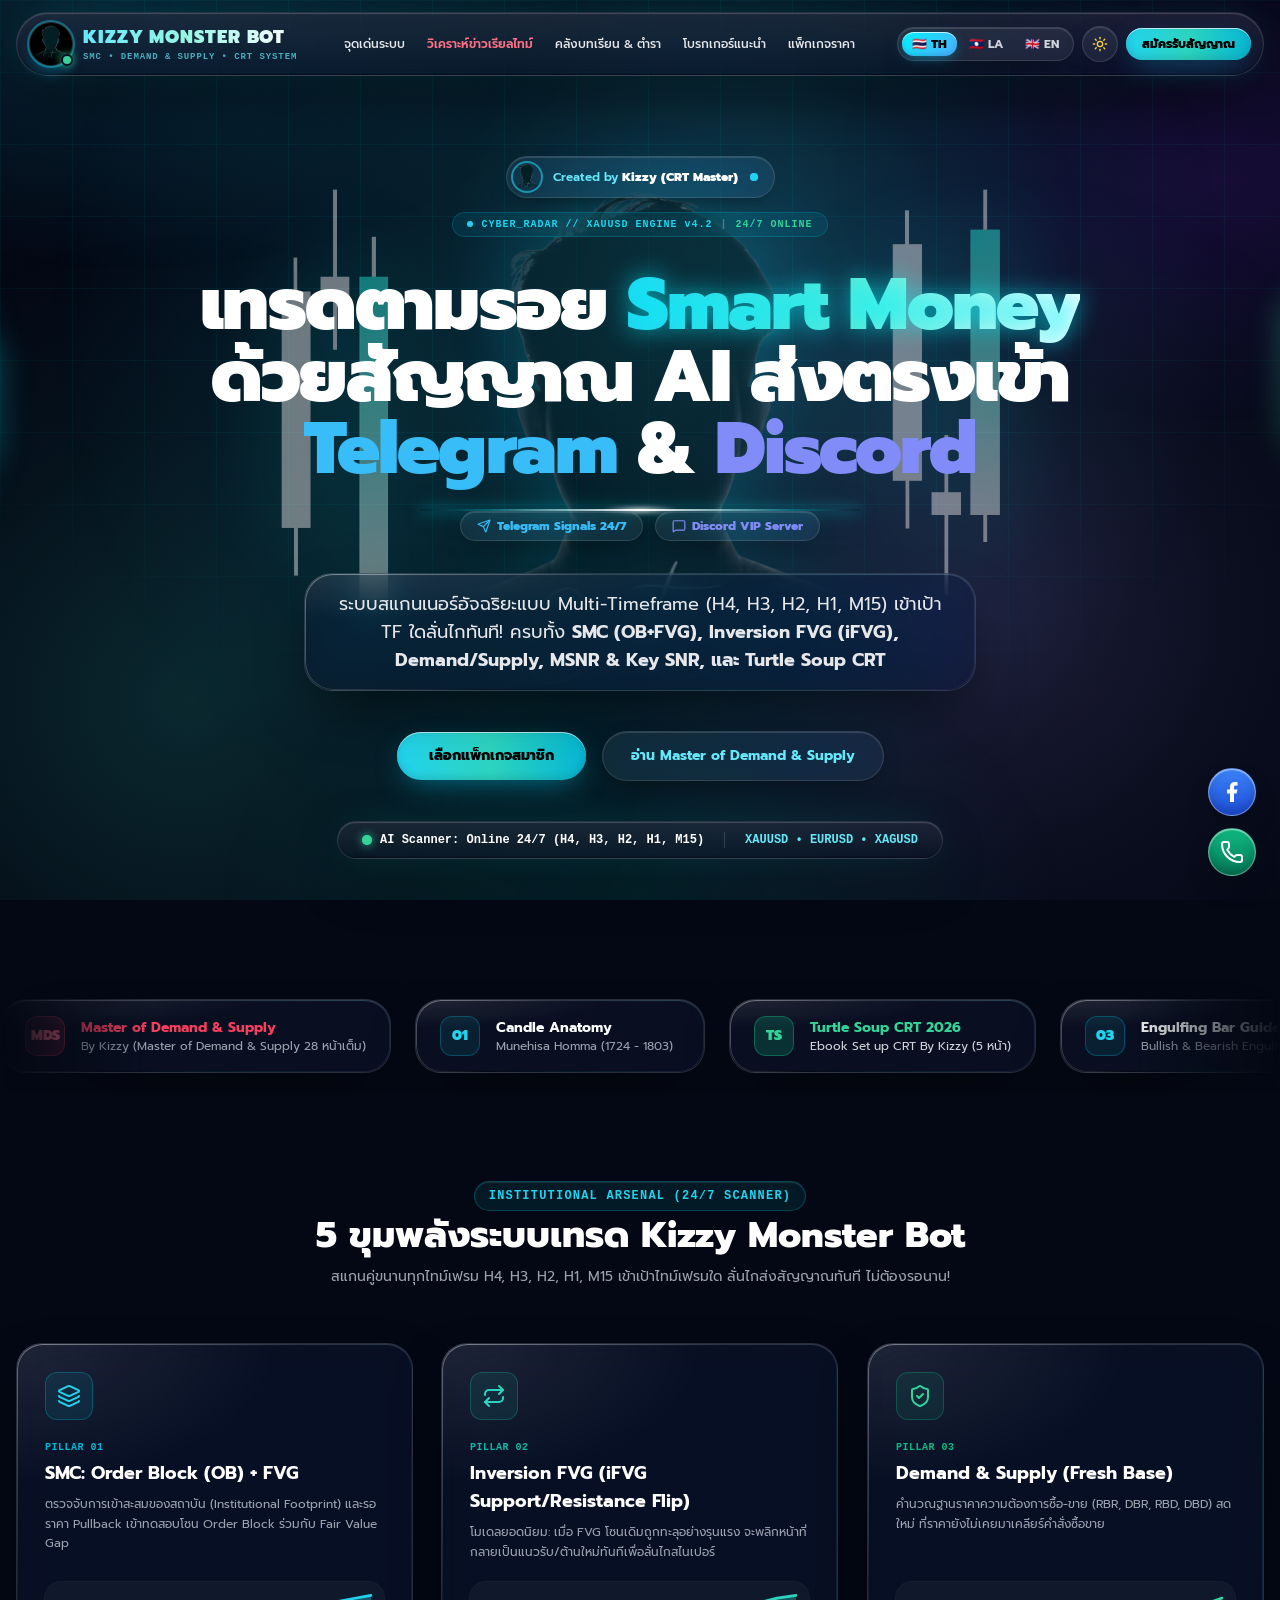
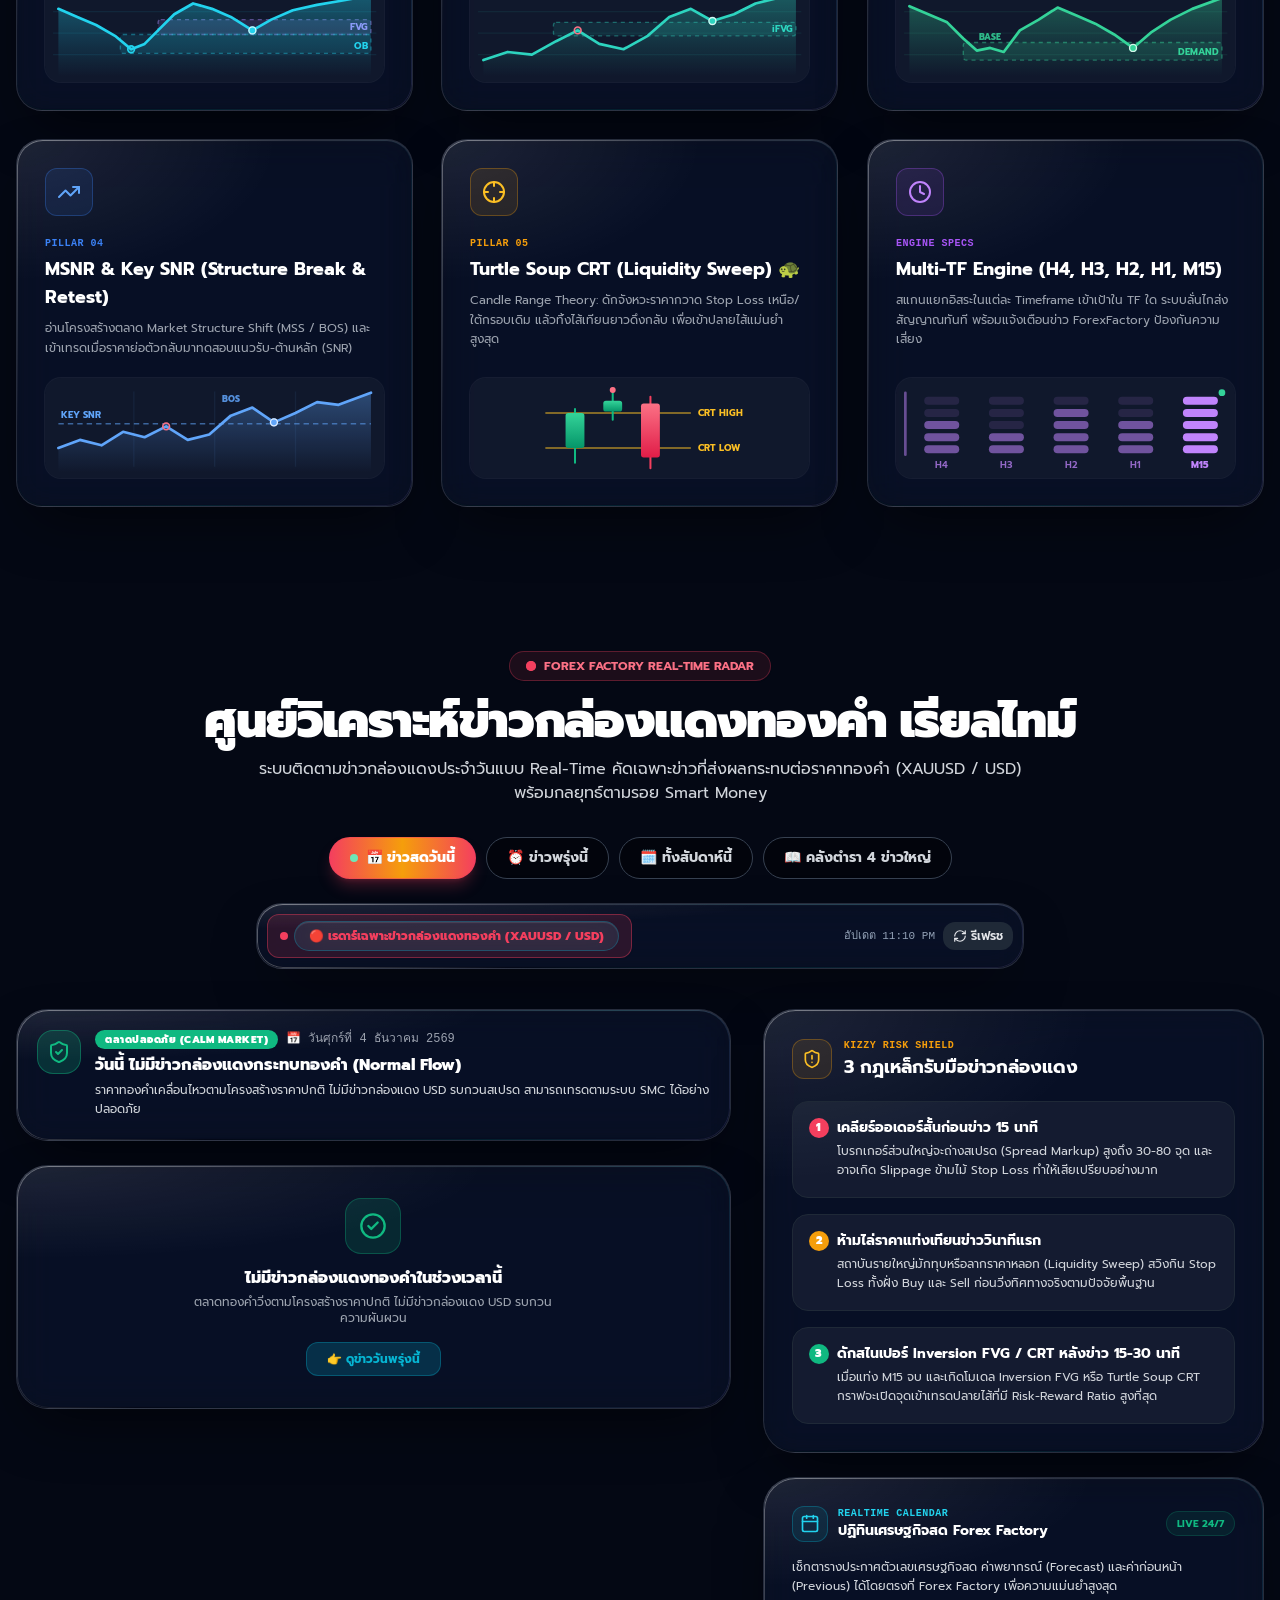
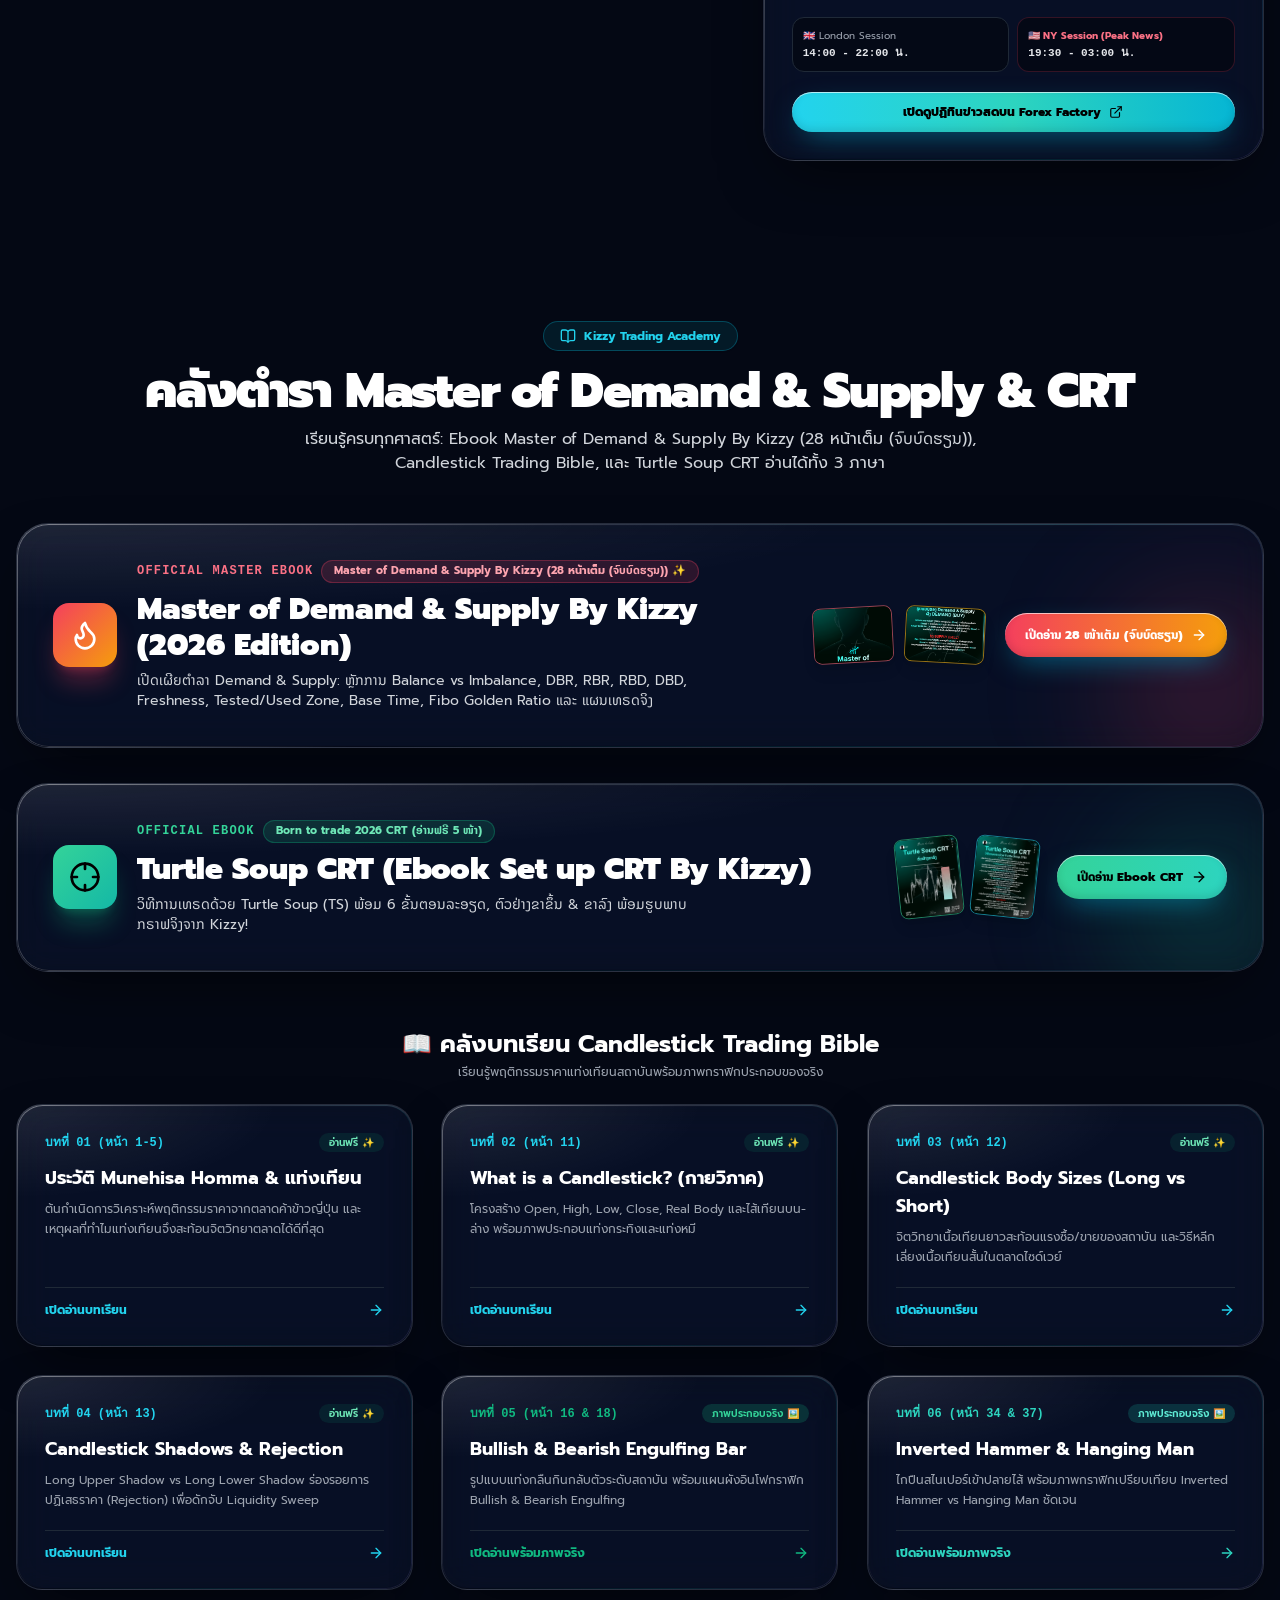
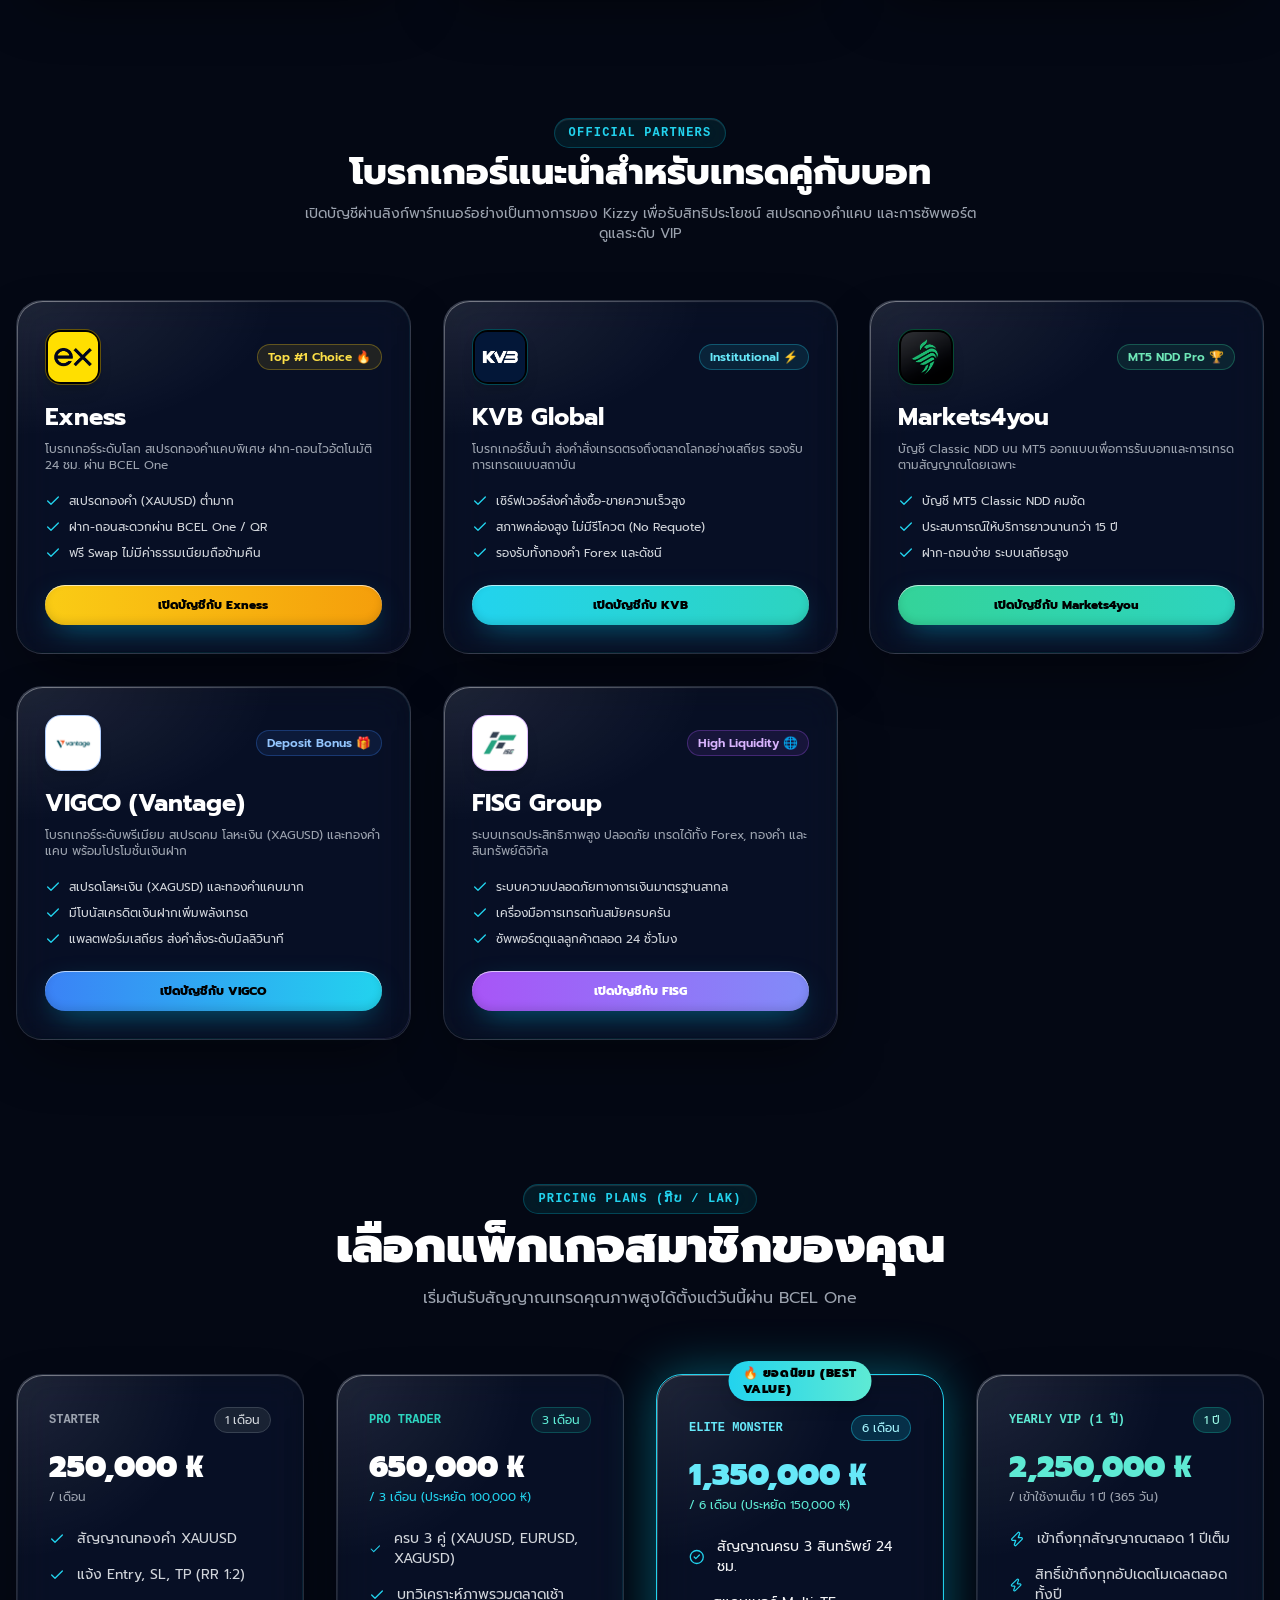
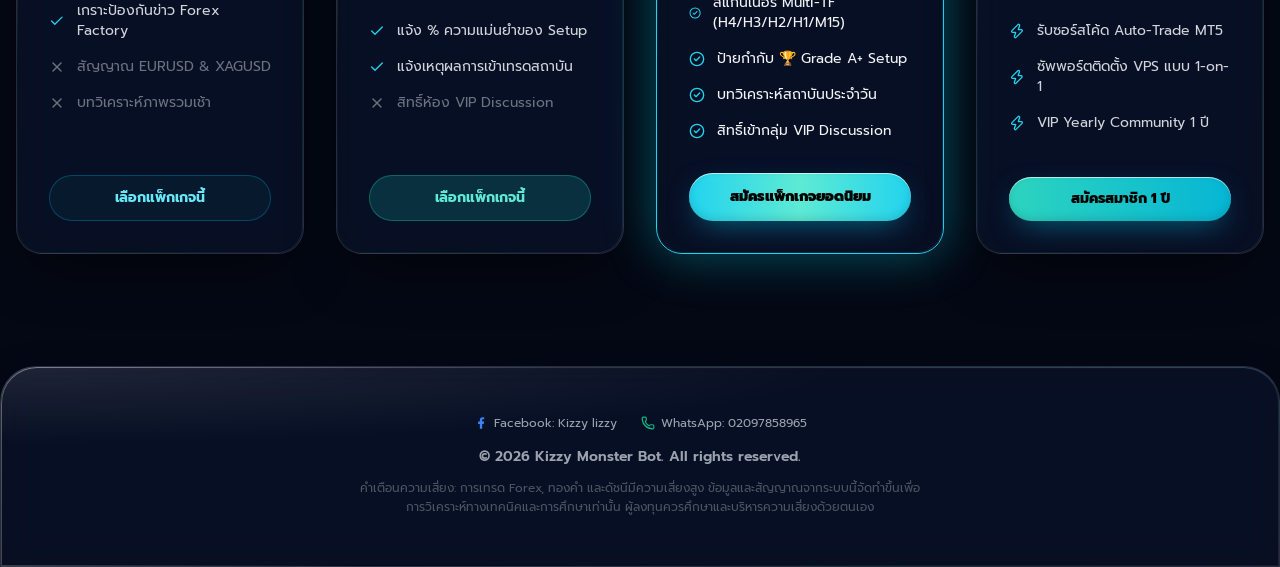
<file: index.html>
<!DOCTYPE html>
<html lang="th" class="dark">
<head>
    <meta charset="UTF-8">
    <meta name="viewport" content="width=device-width, initial-scale=1.0">
    <!-- Primary Meta Tags & SEO Optimization -->
    <title>Kizzy Monster Bot - Master of Demand & Supply & CRT Academy | สัญญาณเทรดทองคำ AI 24/7</title>
    <meta name="title" content="Kizzy Monster Bot - Master of Demand & Supply & CRT Academy | สัญญาณเทรดทองคำ AI 24/7">
    <meta name="description" content="ระบบสแกนเนอร์ AI เทรดตามรอย Smart Money ส่งสัญญาณตรงเข้า Telegram & Discord 24 ชม. (XAUUSD, EURUSD, XAGUSD) คลังตำรา Master of Demand & Supply 28 หน้าเต็ม (จบบทเรียน The End) และ Turtle Soup CRT โดย Kizzy">
    <meta name="keywords" content="Kizzy Monster Bot, Master of Demand Supply, Turtle Soup CRT, SMC Trading, Order Block, FVG, iFVG, บอทเทรดทอง, สัญญาณเทรดทองคำ, ບັອດເທຣດຄຳ, Kizzy lizzy, Forex Laos, BCEL One QR, Exness, KVB Global">
    <meta name="author" content="Kidsadakone Xindavong (Kizzy)">
    <meta name="robots" content="index, follow">
    <link rel="canonical" href="https://kizzy-monster-academy.netlify.app/">
    <meta name="google-site-verification" content="google722fd0ac170669eb" />

    <!-- Open Graph / Facebook / Telegram Link Preview -->
    <meta property="og:type" content="website">
    <meta property="og:url" content="https://kizzy-monster-academy.netlify.app/">
    <meta property="og:title" content="Kizzy Monster Bot - Master of Demand & Supply & CRT Academy">
    <meta property="og:description" content="ระบบสแกนเนอร์ AI เทรดตามรอย Smart Money 24/7 พร้อมตำรา Master of Demand & Supply (28 หน้าเต็ม - จบบทเรียน) และ Turtle Soup CRT ฉบับเต็ม">
    <meta property="og:image" content="hero_portrait.png">

    <!-- Twitter Cards -->
    <meta property="twitter:card" content="summary_large_image">
    <meta property="twitter:url" content="https://kizzy-monster-academy.netlify.app/">
    <meta property="twitter:title" content="Kizzy Monster Bot - Master of Demand & Supply & CRT Academy">
    <meta property="twitter:description" content="ระบบสแกนเนอร์ AI เทรดตามรอย Smart Money 24/7 ส่งตรงเข้า Telegram & Discord">
    <meta property="twitter:image" content="hero_portrait.png">

    <!-- Structured Data (Schema.org JSON-LD) for Google Rich Snippets -->
    <script type="application/ld+json">
    {
      "@context": "https://schema.org",
      "@type": "EducationalOrganization",
      "name": "Kizzy Monster Bot & Trading Academy",
      "url": "https://kizzy-monster-academy.netlify.app",
      "logo": "logo.png",
      "founder": {
        "@type": "Person",
        "name": "Kidsadakone Xindavong (Kizzy)"
      },
      "description": "AI Trading Signals & Institutional Trading Academy (SMC, Demand & Supply, Turtle Soup CRT).",
      "offers": {
        "@type": "Offer",
        "priceCurrency": "LAK",
        "price": "250000",
        "availability": "https://schema.org/InStock"
      }
    }
    </script>
    <!-- Local Precompiled Tailwind CSS v3 (Ultra-Fast 50KB — Zero CDN Stall on Mobile) -->
    <link rel="stylesheet" href="tailwind.min.css">
    <!-- Google Fonts (Prompt, Noto Sans Lao & Inter) -->
    <link rel="preconnect" href="https://fonts.googleapis.com">
    <link rel="preconnect" href="https://fonts.gstatic.com" crossorigin>
    <link href="https://fonts.googleapis.com/css2?family=Inter:wght@400;600;700;800;900&family=Noto+Sans+Lao:wght@400;600;700;800&family=Prompt:wght@300;400;500;600;700&display=swap" rel="stylesheet">
    <!-- Lucide Icons (pinned local v1.38 — no external dependency) -->
    <script src="lucide.min.js"></script>
    <style>
        /* 🛡️ Strict Modal Hidden Fallbacks (Prevents Black Overlay Glitches) */
        #readerModal.hidden,
        #paymentModal.hidden {
            display: none !important;
        }
        #readerModal:not(.hidden),
        #paymentModal:not(.hidden) {
            display: flex !important;
        }

        /* 🛡️ Critical Layout Fallbacks (Prevents Adblocker / CDN Glitches) */
        .fixed-bg-container {
            position: fixed !important;
            top: 0 !important;
            left: 0 !important;
            right: 0 !important;
            bottom: 0 !important;
            pointer-events: none !important;
            z-index: 0 !important;
            overflow: hidden !important;
        }

        /* 📱 Mobile: Ultra-Lightweight 0.01s (Crisp, Static, Zero GPU Overhead) */
        @media (max-width: 1024px) {
            .hero-3d-stage {
                position: relative;
                display: flex;
                align-items: center;
                justify-content: center;
                transform: none !important;
                perspective: none !important;
                transform-style: flat !important;
                will-change: auto !important;
            }
            .hero-bg-img {
                max-height: 80vh !important;
                width: auto !important;
                object-fit: contain !important;
                opacity: 0.45 !important;
                transform: none !important;
                animation: none !important;
                will-change: auto !important;
                filter: drop-shadow(0 0 25px rgba(0, 242, 254, 0.35)) !important;
            }
            .hero-crt-candle {
                display: none !important;
            }
            .lg-blob {
                display: none !important;
            }
        }

        /* 💻 Desktop (1025px+): 3D Holographic Stage with Floating CRT Candles */
        @media (min-width: 1025px) {
            .hero-3d-stage {
                position: relative;
                display: flex;
                align-items: center;
                justify-content: center;
                transform-style: preserve-3d;
                perspective: 1200px;
                will-change: transform;
            }
            .hero-bg-img {
                max-height: 85vh !important;
                width: auto !important;
                object-fit: contain !important;
                filter: drop-shadow(0 0 45px rgba(0,242,254,0.45)) !important;
                opacity: 0.42 !important;
                transform-style: preserve-3d;
                animation: heroHoloBreath 7s ease-in-out infinite alternate;
                will-change: transform, opacity;
            }
            .hero-crt-candle {
                position: absolute;
                pointer-events: none;
                transform-style: preserve-3d;
                will-change: transform;
                z-index: 10;
            }
            .hero-crt-candle-left {
                left: clamp(-180px, -15vw, -60px);
                top: 22%;
                animation: heroCandleLeftFloat 6s ease-in-out infinite alternate;
                animation-delay: -1.5s;
            }
            .hero-crt-candle-left svg {
                filter: drop-shadow(0 0 16px rgba(0, 242, 254, 0.75));
            }
            .hero-crt-candle-right {
                right: clamp(-180px, -15vw, -60px);
                top: 18%;
                animation: heroCandleRightFloat 7s ease-in-out infinite alternate;
                animation-delay: -3.5s;
            }
            .hero-crt-candle-right svg {
                filter: drop-shadow(0 0 16px rgba(52, 211, 153, 0.75));
            }
        }

        @keyframes heroHoloBreath {
            0% {
                transform: translateY(22px) scale(0.98) rotateX(2deg) rotateY(-2deg);
                opacity: 0.36;
            }
            50% {
                transform: translateY(10px) scale(1.02) rotateX(-2deg) rotateY(2deg);
                opacity: 0.50;
            }
            100% {
                transform: translateY(22px) scale(0.98) rotateX(2deg) rotateY(-2deg);
                opacity: 0.36;
            }
        }

        @keyframes heroCandleLeftFloat {
            0% { transform: translate3d(0, 0px, 45px) rotateZ(-2deg) rotateY(8deg) scale(0.96); }
            50% { transform: translate3d(0, -22px, 65px) rotateZ(2deg) rotateY(-6deg) scale(1.04); }
            100% { transform: translate3d(0, 0px, 45px) rotateZ(-2deg) rotateY(8deg) scale(0.96); }
        }

        @keyframes heroCandleRightFloat {
            0% { transform: translate3d(0, 0px, 40px) rotateZ(2deg) rotateY(-8deg) scale(0.96); }
            50% { transform: translate3d(0, -20px, 60px) rotateZ(-2deg) rotateY(6deg) scale(1.04); }
            100% { transform: translate3d(0, 0px, 40px) rotateZ(2deg) rotateY(-8deg) scale(0.96); }
        }

        /* 🏎️ Cybertruck Horizon Lightbar (Hero) */
        .cyber-lightbar {
            position: relative;
            width: 100%;
            max-width: 440px;
            height: 2px;
            margin: 0 auto;
            background: linear-gradient(90deg, transparent 0%, rgba(0, 242, 254, 0.3) 15%, #ffffff 50%, rgba(0, 242, 254, 0.3) 85%, transparent 100%);
            box-shadow: 0 0 14px rgba(0, 242, 254, 0.75), 0 0 28px rgba(0, 242, 254, 0.35);
        }
        .cyber-lightbar::before {
            content: "";
            position: absolute;
            top: 50%;
            left: 50%;
            transform: translate(-50%, -50%);
            width: 80px;
            height: 8px;
            border-radius: 9999px;
            background: radial-gradient(ellipse at center, rgba(255, 255, 255, 0.95), transparent 70%);
            filter: blur(2px);
        }

        /* ============================================================
           🫧 iOS 26 LIQUID GLASS DESIGN SYSTEM
           ============================================================ */
        :root {
            --lg-spring: cubic-bezier(0.175, 0.885, 0.32, 1.275);
            --lg-smooth: cubic-bezier(0.22, 1, 0.36, 1);
            --lg-blur: blur(18px) saturate(170%);
        }

        /* 🌈 Fluid chromatic mesh base (Light / Dark) — painted once on the fixed layer */
        .fixed-bg-container {
            background-image:
                radial-gradient(60% 50% at 10% 0%, rgba(125, 211, 252, 0.35), transparent 60%),
                radial-gradient(50% 45% at 95% 20%, rgba(196, 181, 253, 0.30), transparent 60%),
                radial-gradient(55% 50% at 50% 100%, rgba(94, 234, 212, 0.25), transparent 60%);
        }
        .dark .fixed-bg-container {
            background-image:
                radial-gradient(60% 50% at 10% 0%, rgba(14, 116, 144, 0.28), transparent 60%),
                radial-gradient(50% 45% at 95% 20%, rgba(91, 33, 182, 0.22), transparent 60%),
                radial-gradient(55% 50% at 50% 100%, rgba(13, 148, 136, 0.18), transparent 60%);
        }

        /* Drifting liquid aurora blobs — pre-softened gradients (no live filter blur) */
        .lg-blob { position: absolute; border-radius: 9999px; will-change: transform; }
        .lg-blob-1 { background: radial-gradient(circle, rgba(34, 211, 238, 0.20) 0%, rgba(34, 211, 238, 0.07) 40%, transparent 70%); animation: lgDrift1 22s ease-in-out infinite; }
        .lg-blob-2 { background: radial-gradient(circle, rgba(45, 212, 191, 0.16) 0%, rgba(45, 212, 191, 0.05) 40%, transparent 70%); animation: lgDrift2 28s ease-in-out infinite; }
        .lg-blob-3 { background: radial-gradient(circle, rgba(167, 139, 250, 0.16) 0%, rgba(167, 139, 250, 0.05) 40%, transparent 70%); animation: lgDrift3 34s ease-in-out infinite; }
        .lg-blob-4 { background: radial-gradient(circle, rgba(56, 189, 248, 0.15) 0%, rgba(56, 189, 248, 0.05) 40%, transparent 70%); animation: lgDrift2 40s ease-in-out infinite reverse; }
        .lg-blob-1 { transform: translateX(-50%); }
        @keyframes lgDrift1 { 0%,100% { transform: translate(-50%, 0) scale(1); } 50% { transform: translate(-42%, 60px) scale(1.12); } }
        @keyframes lgDrift2 { 0%,100% { transform: translate(0, 0) scale(1); } 50% { transform: translate(80px, -50px) scale(1.15); } }
        @keyframes lgDrift3 { 0%,100% { transform: translate(0, 0) scale(1.05); } 50% { transform: translate(-90px, -40px) scale(0.92); } }

        /* 📱 Lighter tier for phones & tablets (keeps the look, halves the GPU cost) */
        @media (max-width: 768px) {
            :root { --lg-blur: blur(14px) saturate(160%); }
            .lg-blob { animation: none !important; will-change: auto; }
            .lg-island { backdrop-filter: blur(18px) saturate(170%) !important; -webkit-backdrop-filter: blur(18px) saturate(170%) !important; }
            .lg-pill, span[data-i18n$="_tag"] { backdrop-filter: blur(12px) !important; -webkit-backdrop-filter: blur(12px) !important; }
            .hero-bg-img { filter: drop-shadow(0 0 40px rgba(0,242,254,0.35)) !important; }
        }

        /* 🧊 Liquid Glass material – Light (crystal) */
        :where(.cyber-glass) { position: relative; }
        .cyber-glass {
            background-color: rgba(255, 255, 255, 0.55);
            background-image: radial-gradient(120% 70% at 0% 0%, rgba(255, 255, 255, 0.65), rgba(255, 255, 255, 0) 55%);
            backdrop-filter: var(--lg-blur);
            -webkit-backdrop-filter: var(--lg-blur);
            border: 1px solid rgba(255, 255, 255, 0.75);
            box-shadow:
                inset 0 1px 1px rgba(255, 255, 255, 0.95),
                inset 0 -1px 1px rgba(15, 23, 42, 0.04),
                0 12px 40px -12px rgba(15, 40, 80, 0.18);
        }
        /* 🌌 Liquid Glass material – Dark (deep space) */
        :where(.dark) .cyber-glass {
            background-color: rgba(18, 28, 52, 0.42);
            background-image: radial-gradient(120% 70% at 0% 0%, rgba(255, 255, 255, 0.09), rgba(255, 255, 255, 0) 55%);
            border-color: rgba(255, 255, 255, 0.12);
            box-shadow:
                inset 0 1px 1px rgba(255, 255, 255, 0.16),
                inset 0 -1px 1px rgba(0, 0, 0, 0.35),
                0 24px 60px -20px rgba(0, 0, 0, 0.65);
        }
        /* ✨ Iridescent specular rim (refracted edge light) */
        .cyber-glass::before {
            content: "";
            position: absolute;
            inset: 0;
            border-radius: inherit;
            padding: 1px;
            background: linear-gradient(135deg, rgba(255,255,255,0.85), rgba(255,255,255,0) 38%, rgba(0,242,254,0.25) 72%, rgba(167,139,250,0.35));
            -webkit-mask: linear-gradient(#000 0 0) content-box, linear-gradient(#000 0 0);
            -webkit-mask-composite: xor;
            mask-composite: exclude;
            pointer-events: none;
            opacity: 0.55;
            transition: opacity 0.4s var(--lg-smooth);
        }
        .dark .cyber-glass::before { opacity: 0.4; }
        .cyber-glass:hover::before { opacity: 0.9; }

        /* 🔲 Apple squircle geometry */
        .cyber-glass.rounded-2xl { border-radius: 26px; }
        .cyber-glass.rounded-3xl { border-radius: 32px; }
        a.mac-hover-btn.rounded-xl, button.mac-hover-btn.rounded-xl,
        .period-tab-btn, .impact-filter-btn, .news-tab-btn { border-radius: 9999px !important; }

        /* 🏝️ Dynamic Island floating navigation */
        .lg-island {
            position: relative;
            background-color: rgba(255, 255, 255, 0.6);
            background-image: linear-gradient(180deg, rgba(255,255,255,0.55), rgba(255,255,255,0.15));
            backdrop-filter: blur(32px) saturate(200%);
            -webkit-backdrop-filter: blur(32px) saturate(200%);
            border: 1px solid rgba(255, 255, 255, 0.8);
            box-shadow:
                inset 0 1px 1px rgba(255,255,255,1),
                inset 0 -1px 1px rgba(15,23,42,0.05),
                0 18px 50px -18px rgba(15, 40, 80, 0.35);
            transition: all 0.5s var(--lg-smooth);
        }
        .dark .lg-island {
            background-color: rgba(10, 16, 32, 0.55);
            background-image: linear-gradient(180deg, rgba(255,255,255,0.08), rgba(255,255,255,0.01));
            border-color: rgba(255, 255, 255, 0.12);
            box-shadow:
                inset 0 1px 1px rgba(255,255,255,0.18),
                inset 0 -1px 1px rgba(0,0,0,0.4),
                0 20px 60px -15px rgba(0, 0, 0, 0.8),
                0 0 40px -10px rgba(0, 242, 254, 0.18);
        }
        .lg-island.lg-scrolled { transform: scale(0.985); }

        /* 💊 Liquid pill (badges, segmented controls) */
        .lg-pill {
            background-color: rgba(255, 255, 255, 0.5);
            backdrop-filter: blur(20px) saturate(180%);
            -webkit-backdrop-filter: blur(20px) saturate(180%);
            border: 1px solid rgba(255, 255, 255, 0.7);
            box-shadow: inset 0 1px 1px rgba(255,255,255,0.9), 0 6px 20px -8px rgba(15,40,80,0.2);
        }
        .dark .lg-pill {
            background-color: rgba(255, 255, 255, 0.06);
            border-color: rgba(255, 255, 255, 0.12);
            box-shadow: inset 0 1px 1px rgba(255,255,255,0.14), 0 8px 24px -10px rgba(0,0,0,0.6);
        }

        /* Section eyebrow tags → floating liquid pills */
        span[data-i18n$="_tag"] {
            display: inline-flex;
            align-items: center;
            padding: 6px 14px;
            border-radius: 9999px;
            background: rgba(0, 242, 254, 0.08);
            border: 1px solid rgba(0, 200, 230, 0.25);
            box-shadow: inset 0 1px 1px rgba(255,255,255,0.5);
            backdrop-filter: blur(16px);
            -webkit-backdrop-filter: blur(16px);
        }
        .dark span[data-i18n$="_tag"] { box-shadow: inset 0 1px 1px rgba(255,255,255,0.12); }

        /* 🍏 iOS spring hover physics */
        .mac-hover-card {
            transition: transform 0.55s var(--lg-spring), box-shadow 0.45s var(--lg-smooth), border-color 0.45s var(--lg-smooth);
            will-change: transform, box-shadow;
        }
        .mac-hover-card:hover {
            transform: translateY(-8px) scale(1.02);
            box-shadow:
                inset 0 1px 1px rgba(255,255,255,0.5),
                0 30px 60px -20px rgba(0, 170, 220, 0.38),
                0 0 30px -8px rgba(0, 229, 255, 0.25);
        }
        .mac-hover-card:active { transform: translateY(-2px) scale(0.985); transition-duration: 0.15s; }

        .mac-hover-btn {
            transition: transform 0.45s var(--lg-spring), box-shadow 0.35s var(--lg-smooth), filter 0.3s;
        }
        .mac-hover-btn:hover {
            transform: translateY(-2px) scale(1.04);
            box-shadow: 0 12px 28px -8px rgba(0, 200, 240, 0.55);
        }
        .mac-hover-btn:active { transform: scale(0.95); transition-duration: 0.12s; }

        /* Liquid gloss on gradient CTA buttons */
        .mac-hover-btn[class*="bg-gradient-to-r"] {
            box-shadow:
                inset 0 1px 0 rgba(255,255,255,0.65),
                inset 0 -3px 8px rgba(0,0,0,0.12),
                0 10px 30px -10px rgba(0, 200, 240, 0.55);
        }
        .mac-hover-btn[class*="bg-gradient-to-r"]:hover { filter: saturate(1.15) brightness(1.04); }

        /* 📱 iOS sheet entrance for modals */
        #paymentModal > .cyber-glass, #readerModal > .cyber-glass { background-color: rgba(255, 255, 255, 0.86); }
        .dark #paymentModal > .cyber-glass, .dark #readerModal > .cyber-glass { background-color: rgba(12, 20, 40, 0.82); }
        #paymentModal:not(.hidden) > div,
        #readerModal:not(.hidden) > div { animation: lgSheetIn 0.6s var(--lg-spring) both; }
        @keyframes lgSheetIn {
            from { opacity: 0; transform: translateY(40px) scale(0.94); }
            to   { opacity: 1; transform: translateY(0) scale(1); }
        }

        /* Floating contact orbs */
        .lg-orb { box-shadow: inset 0 1px 1px rgba(255,255,255,0.55), inset 0 -4px 10px rgba(0,0,0,0.18), 0 14px 30px -10px rgba(0,0,0,0.45) !important; }

        /* Facebook brand icon fallback (Lucide removed brand icons) */
        i[data-lucide="facebook"] {
            display: inline-block;
            flex-shrink: 0;
            background-color: currentColor;
            -webkit-mask: url("data:image/svg+xml,%3Csvg xmlns='http://www.w3.org/2000/svg' viewBox='0 0 24 24'%3E%3Cpath d='M14 13.5h2.5l1-4H14v-2c0-1.03 0-2 2-2h1.5V2.14c-.33-.04-1.56-.14-2.86-.14C11.93 2 10 3.66 10 6.7v2.8H7v4h3V22h4z'/%3E%3C/svg%3E") center / contain no-repeat;
            mask: url("data:image/svg+xml,%3Csvg xmlns='http://www.w3.org/2000/svg' viewBox='0 0 24 24'%3E%3Cpath d='M14 13.5h2.5l1-4H14v-2c0-1.03 0-2 2-2h1.5V2.14c-.33-.04-1.56-.14-2.86-.14C11.93 2 10 3.66 10 6.7v2.8H7v4h3V22h4z'/%3E%3C/svg%3E") center / contain no-repeat;
        }

        /* 📈 Pillar mini charts (inline SVG, drawn on scroll) */
        #features .mac-hover-card { display: flex; flex-direction: column; }
        .lg-chart svg { overflow: visible; }
        .lg-chart .lg-c {
            transform-box: fill-box;
            transform-origin: center bottom;
            transition: opacity 0.5s var(--lg-smooth), transform 0.7s var(--lg-spring);
            transition-delay: calc(var(--i, 0) * 55ms);
        }
        .lg-chart .lg-line { stroke-dasharray: 100; transition: stroke-dashoffset 1.6s var(--lg-smooth); }
        .lg-chart .lg-area { transition: opacity 1.2s var(--lg-smooth) 0.5s; }
        .lg-chart.lg-armed:not(.lg-in) .lg-c { opacity: 0; transform: translateY(8px) scaleY(0.6); }
        .lg-chart.lg-armed:not(.lg-in) .lg-line { stroke-dashoffset: 100; }
        .lg-chart.lg-armed:not(.lg-in) .lg-area { opacity: 0; }
        .lg-ping { transform-box: fill-box; transform-origin: center; animation: lgPing 2.2s var(--lg-smooth) infinite; }
        @keyframes lgPing { 0% { transform: scale(1); opacity: 0.7; } 80%, 100% { transform: scale(3.4); opacity: 0; } }
        .lg-scan { animation: lgScan 3.6s ease-in-out infinite; }
        @keyframes lgScan { 0% { transform: translateX(4px); opacity: 0; } 12%, 88% { opacity: 0.8; } 100% { transform: translateX(232px); opacity: 0; } }

        @media (prefers-reduced-motion: reduce) {
            .lg-blob, #paymentModal > div, #readerModal > div, .lg-ping, .lg-scan { animation: none !important; }
            .lg-scan { opacity: 0; }
        }

        .glow-cyan {
            box-shadow: 0 0 35px rgba(0, 242, 254, 0.25);
        }
        .glow-cyan-lg {
            box-shadow: 0 0 50px rgba(0, 229, 255, 0.35);
        }
        .text-glow {
            text-shadow: 0 0 25px rgba(0, 242, 254, 0.6);
        }

        /* 🌊 Infinite Horizontal Carousel Fade Edges */
        .fade-mask {
            mask-image: linear-gradient(to right, transparent 0%, black 12%, black 88%, transparent 100%);
            -webkit-mask-image: linear-gradient(to right, transparent 0%, black 12%, black 88%, transparent 100%);
        }

        /* Prevent content copy in reader */
        .no-select {
            -webkit-user-select: none;
            -moz-user-select: none;
            -ms-user-select: none;
            user-select: none;
        }
        
        .lang-active {
            background: linear-gradient(135deg, #00F2FE, #4FACFE);
            color: #000 !important;
            font-weight: 800;
            box-shadow: inset 0 1px 0 rgba(255,255,255,0.7), inset 0 -2px 4px rgba(0,0,0,0.12), 0 4px 14px -4px rgba(0, 200, 240, 0.6);
        }
    </style>
</head>
<body class="bg-slate-50 dark:bg-[#040814] text-slate-800 dark:text-gray-100 font-sans antialiased selection:bg-cyan-400 selection:text-black transition-colors duration-300 relative">

    <!-- 🌌 FIXED BACKGROUND CONTAINER (Immune to Adblocker) -->
    <div class="fixed-bg-container">
        <!-- 🫧 Liquid Chromatic Aurora (drifting mesh blobs) -->
        <div class="lg-blob lg-blob-1 -top-72 left-1/2 w-[1200px] h-[1200px]"></div>
        <div class="lg-blob lg-blob-2 top-1/4 -left-72 w-[950px] h-[950px]"></div>
        <div class="lg-blob lg-blob-3 -bottom-40 -right-40 w-[900px] h-[900px]"></div>
        <div class="lg-blob lg-blob-4 -top-20 right-[15%] w-[650px] h-[650px]"></div>
        
        <!-- High-Tech Cyber Grid Overlay -->
        <div class="absolute inset-0 bg-[linear-gradient(to_right,#00f2fe0d_1px,transparent_1px),linear-gradient(to_bottom,#00f2fe0d_1px,transparent_1px)] bg-[size:4.5rem_4.5rem] [mask-image:radial-gradient(ellipse_75%_65%_at_50%_20%,#000_60%,transparent_100%)]"></div>

        <!-- 👤 FIXED 3D SILHOUETTE + 3D CRT CANDLESTICKS -->
        <div class="absolute inset-0 flex items-center justify-center pointer-events-none">
            <div id="hero3DStage" class="hero-3d-stage">
                <!-- 🕯️ 3D Floating Bullish CRT Candle (Left - Desktop Only) -->
                <div class="hero-crt-candle hero-crt-candle-left hidden lg:block">
                    <svg width="64" height="220" viewBox="0 0 64 220" fill="none">
                        <line x1="32" y1="10" x2="32" y2="210" stroke="#00f2fe" stroke-width="2.5" stroke-linecap="round" opacity="0.85"/>
                        <rect x="16" y="55" width="32" height="110" rx="5" fill="url(#heroCrtLeftGrad)" stroke="#00f2fe" stroke-width="2"/>
                        <circle cx="32" cy="10" r="3" fill="#00f2fe" opacity="0.9"/>
                        <defs>
                            <linearGradient id="heroCrtLeftGrad" x1="0" y1="0" x2="1" y2="1">
                                <stop offset="0%" stop-color="#00f2fe" stop-opacity="0.45"/>
                                <stop offset="100%" stop-color="#3b82f6" stop-opacity="0.15"/>
                            </linearGradient>
                        </defs>
                    </svg>
                </div>

                <!-- 👤 Kizzy Silhouette Portrait -->
                <img src="hero_portrait.png" alt="Kizzy Master Silhouette" class="hero-bg-img" id="heroPortraitImg">

                <!-- 🕯️ 3D Floating Bearish/Sweep CRT Candle (Right - Desktop Only) -->
                <div class="hero-crt-candle hero-crt-candle-right hidden lg:block">
                    <svg width="64" height="220" viewBox="0 0 64 220" fill="none">
                        <line x1="32" y1="20" x2="32" y2="200" stroke="#34d399" stroke-width="2.5" stroke-linecap="round" opacity="0.85"/>
                        <rect x="16" y="40" width="32" height="130" rx="5" fill="url(#heroCrtRightGrad)" stroke="#34d399" stroke-width="2"/>
                        <circle cx="32" cy="200" r="3" fill="#34d399" opacity="0.9"/>
                        <defs>
                            <linearGradient id="heroCrtRightGrad" x1="0" y1="0" x2="1" y2="1">
                                <stop offset="0%" stop-color="#34d399" stop-opacity="0.45"/>
                                <stop offset="100%" stop-color="#059669" stop-opacity="0.15"/>
                            </linearGradient>
                        </defs>
                    </svg>
                </div>
            </div>
        </div>
    </div>

    <!-- 🏝️ Navbar — iOS 26 Floating Dynamic Island -->
    <nav class="sticky top-0 z-30 px-2 sm:px-4 pt-3 pointer-events-none">
        <div id="lgIsland" class="lg-island pointer-events-auto max-w-7xl mx-auto pl-2 pr-2 sm:pl-3 sm:pr-3 h-16 rounded-full flex items-center justify-between gap-2">
            <div class="flex items-center gap-2.5 shrink-0">
                <div class="relative group cursor-pointer mac-hover-btn">
                    <div class="w-11 h-11 rounded-full overflow-hidden border border-white/60 dark:border-white/15 p-0.5 bg-black shadow-lg shadow-cyan-500/30 ring-2 ring-cyan-400/40 group-hover:ring-cyan-300/70 transition duration-300">
                        <img src="logo.png" alt="Kizzy CRT Logo" class="w-full h-full object-cover rounded-full">
                    </div>
                    <span class="absolute bottom-0 right-0 w-3 h-3 bg-emerald-400 border-2 border-white dark:border-[#0a1020] rounded-full shadow-[0_0_8px_rgba(52,211,153,0.9)]"></span>
                </div>
                <div class="hidden sm:block pr-1">
                    <span class="text-base sm:text-lg font-black tracking-wider bg-gradient-to-r from-cyan-600 dark:from-cyan-300 via-teal-500 dark:via-teal-200 to-slate-900 dark:to-white bg-clip-text text-transparent block whitespace-nowrap leading-tight">
                        KIZZY MONSTER BOT
                    </span>
                    <span class="hidden sm:block text-[9px] text-cyan-600 dark:text-cyan-300/70 font-mono tracking-widest uppercase font-bold whitespace-nowrap">SMC • DEMAND &amp; SUPPLY • CRT SYSTEM</span>
                </div>
            </div>
            
            <div class="hidden xl:flex items-center gap-0.5 text-xs 2xl:text-[13px] font-medium text-slate-700 dark:text-gray-200">
                <a href="#features" data-i18n="nav_features" class="px-2.5 py-1.5 rounded-full hover:bg-white/70 dark:hover:bg-white/10 hover:text-cyan-600 dark:hover:text-cyan-300 transition whitespace-nowrap">จุดเด่นระบบ</a>
                <a href="#news" data-i18n="nav_news" class="px-2.5 py-1.5 rounded-full hover:bg-rose-500/10 transition flex items-center gap-1.5 whitespace-nowrap text-rose-600 dark:text-rose-400 font-semibold"><span class="w-2 h-2 rounded-full bg-rose-500 animate-pulse"></span> <span>วิเคราะห์ข่าวกล่องแดง</span></a>
                <a href="#academy" data-i18n="nav_academy" class="px-2.5 py-1.5 rounded-full hover:bg-white/70 dark:hover:bg-white/10 hover:text-cyan-600 dark:hover:text-cyan-300 transition flex items-center gap-1 whitespace-nowrap"><i data-lucide="book-open" class="w-3.5 h-3.5 text-cyan-400"></i> <span>คลังบทเรียน &amp; ตำรา</span></a>
                <a href="#brokers" data-i18n="nav_brokers" class="px-2.5 py-1.5 rounded-full hover:bg-white/70 dark:hover:bg-white/10 hover:text-cyan-600 dark:hover:text-cyan-300 transition whitespace-nowrap">โบรกเกอร์แนะนำ</a>
                <a href="#pricing" data-i18n="nav_pricing" class="px-2.5 py-1.5 rounded-full hover:bg-white/70 dark:hover:bg-white/10 hover:text-cyan-600 dark:hover:text-cyan-300 transition whitespace-nowrap">แพ็กเกจราคา</a>
                <a href="https://www.facebook.com/kizzy.lizzy.327420/" target="_blank" class="hidden 2xl:flex px-2 py-1.5 rounded-full hover:bg-blue-500/10 hover:text-blue-500 dark:hover:text-blue-400 transition items-center gap-1 whitespace-nowrap" title="Facebook">
                    <i data-lucide="facebook" class="w-3.5 h-3.5 text-blue-500"></i>
                </a>
                <a href="https://wa.me/8562097858965" target="_blank" class="hidden 2xl:flex px-2 py-1.5 rounded-full hover:bg-emerald-500/10 hover:text-emerald-500 dark:hover:text-emerald-400 transition items-center gap-1 whitespace-nowrap" title="WhatsApp">
                    <i data-lucide="phone" class="w-3.5 h-3.5 text-emerald-500"></i>
                </a>
            </div>

            <div class="flex items-center gap-1.5 sm:gap-2 shrink-0">
                
                <!-- 🌐 3-Language Switcher (TH / LA / EN) — iOS Segmented Capsule -->
                <div class="lg-pill flex items-center p-1 rounded-full text-[11px] sm:text-xs font-bold gap-0.5">
                    <button onclick="setLanguage('th')" id="lang-th" class="px-2 sm:px-2.5 py-1 rounded-full transition-all duration-300 text-slate-700 dark:text-gray-300 hover:text-cyan-500">🇹🇭 TH</button>
                    <button onclick="setLanguage('la')" id="lang-la" class="px-2 sm:px-2.5 py-1 rounded-full transition-all duration-300 text-slate-700 dark:text-gray-300 hover:text-cyan-500">🇱🇦 LA</button>
                    <button onclick="setLanguage('en')" id="lang-en" class="px-2 sm:px-2.5 py-1 rounded-full transition-all duration-300 text-slate-700 dark:text-gray-300 hover:text-cyan-500">🇬🇧 EN</button>
                </div>

                <!-- Theme Toggle — Glass Orb -->
                <button onclick="toggleTheme()" class="lg-pill mac-hover-btn w-9 h-9 rounded-full flex items-center justify-center text-slate-700 dark:text-cyan-300 hover:text-cyan-500 transition" title="Dark / Light Mode">
                    <i id="themeIconSun" data-lucide="sun" class="w-4 h-4 hidden dark:block text-amber-300"></i>
                    <i id="themeIconMoon" data-lucide="moon" class="w-4 h-4 block dark:hidden text-cyan-600"></i>
                </button>

                <a href="#pricing" data-i18n="nav_subscribe_btn" class="mac-hover-btn hidden md:flex px-4 py-2 rounded-full bg-gradient-to-r from-cyan-400 via-teal-400 to-cyan-500 text-black font-extrabold text-xs transition items-center gap-1 whitespace-nowrap">
                    <i data-lucide="sparkles" class="w-3.5 h-3.5"></i> <span>สมัครรับสัญญาณ</span>
                </a>
            </div>
        </div>
    </nav>

    <!-- 🌌 HERO SECTION -->
    <section class="relative z-10 pt-20 pb-24 px-4 min-h-[80vh] flex items-center justify-center">
        <div class="max-w-4xl mx-auto text-center">
            
            <!-- 1. Creator Avatar Badge (บนสุด) -->
            <div class="lg-pill inline-flex items-center gap-3 pl-1.5 pr-4 py-1.5 rounded-full text-cyan-700 dark:text-cyan-300 text-xs font-semibold mb-3 mac-hover-btn cursor-default">
                <img src="logo.png" alt="Kizzy CRT" class="w-7 h-7 rounded-full ring-2 ring-cyan-400/60 object-cover">
                <span>Created by <strong class="text-slate-900 dark:text-white">Kizzy (CRT Master)</strong></span>
                <span class="relative flex h-2 w-2"><span class="animate-ping absolute inline-flex h-full w-full rounded-full bg-cyan-400 opacity-75"></span><span class="relative inline-flex rounded-full h-2 w-2 bg-cyan-500 dark:bg-cyan-400"></span></span>
            </div>

            <!-- 2. Cyber Radar (ไว้ล่าง Created by Kizzy) -->
            <div>
                <div class="inline-flex items-center gap-2 px-3.5 py-1 mb-8 rounded-full text-[10px] font-mono font-bold tracking-widest text-cyan-600 dark:text-cyan-400 bg-cyan-500/10 border border-cyan-500/25 backdrop-blur-md">
                    <span class="w-1.5 h-1.5 rounded-full bg-cyan-400 animate-pulse"></span>
                    <span>CYBER_RADAR // XAUUSD ENGINE v4.2</span>
                    <span class="text-slate-400 dark:text-gray-500">|</span>
                    <span class="text-emerald-500 dark:text-emerald-400">24/7 ONLINE</span>
                </div>
            </div>

            <!-- 3. ข้อความหัวเรื่อง (Heading) -->
            <h1 id="hero-title" class="text-4xl sm:text-7xl font-black tracking-tight leading-tight mb-6 text-slate-900 dark:text-white">
                เทรดตามรอย <span class="bg-gradient-to-r from-cyan-600 dark:from-cyan-400 via-teal-500 dark:via-teal-300 to-blue-600 dark:to-white bg-clip-text text-transparent text-glow">Smart Money</span><br>
                ด้วยสัญญาณ AI ส่งตรงเข้า <span class="text-sky-500 dark:text-sky-400 font-black">Telegram</span> & <span class="text-indigo-600 dark:text-indigo-400 font-black">Discord</span>
            </h1>

            <!-- 4. 🏎️ ไฟไซเบอร์ไว้ล่างข้อความ (Cyber Horizon Lightbar) -->
            <div class="cyber-lightbar my-7"></div>

            <!-- 🚀 Telegram & Discord Dual Channel Badges -->
            <div class="flex flex-wrap items-center justify-center gap-3 mb-8">
                <span class="lg-pill inline-flex items-center gap-1.5 px-4 py-1.5 rounded-full text-sky-600 dark:text-sky-400 text-xs font-extrabold">
                    <i data-lucide="send" class="w-3.5 h-3.5"></i> Telegram Signals 24/7
                </span>
                <span class="lg-pill inline-flex items-center gap-1.5 px-4 py-1.5 rounded-full text-indigo-600 dark:text-indigo-400 text-xs font-extrabold">
                    <i data-lucide="message-square" class="w-3.5 h-3.5"></i> Discord VIP Server
                </span>
            </div>
            
            <p id="hero-desc" class="cyber-glass text-base sm:text-lg text-slate-700 dark:text-gray-200 max-w-2xl mx-auto mb-10 leading-relaxed font-normal px-5 py-4 rounded-[28px]">
                ระบบสแกนเนอร์อัจฉริยะแบบ Multi-Timeframe (H4, H3, H2, H1, M15) เข้าเป้า TF ใดลั่นไกทันที! ครบทั้ง <strong>SMC (OB+FVG), Inversion FVG (iFVG), Demand/Supply, MSNR & Key SNR, และ Turtle Soup CRT</strong>
            </p>
            
            <div class="flex flex-col sm:flex-row items-center justify-center gap-4">
                <a href="#pricing" data-i18n="hero_btn_plan" class="mac-hover-btn w-full sm:w-auto px-8 py-3.5 rounded-full bg-gradient-to-r from-cyan-400 via-teal-400 to-cyan-500 text-black font-extrabold text-sm transition flex items-center justify-center gap-2">
                    <i data-lucide="zap" class="w-4 h-4"></i> <span>เลือกแพ็กเกจสมาชิก</span>
                </a>
                <a href="#academy" data-i18n="hero_btn_academy" class="lg-pill mac-hover-btn w-full sm:w-auto px-7 py-3.5 rounded-full text-cyan-700 dark:text-cyan-300 font-bold text-sm transition flex items-center justify-center gap-2">
                    <i data-lucide="book-open" class="w-4 h-4 text-cyan-500 dark:text-cyan-400"></i> <span>อ่าน Master of Demand & Supply</span>
                </a>
            </div>

            <!-- Floating Live Status Strip — iOS Live Activity Capsule -->
            <div class="lg-island inline-flex flex-wrap justify-center items-center gap-x-5 gap-y-1 mt-10 py-2.5 px-6 rounded-full text-xs font-mono">
                <div class="flex items-center gap-2">
                    <span class="relative flex h-2.5 w-2.5"><span class="animate-ping absolute inline-flex h-full w-full rounded-full bg-emerald-400 opacity-75"></span><span class="relative inline-flex rounded-full h-2.5 w-2.5 bg-emerald-400 shadow-[0_0_10px_rgba(52,211,153,0.9)]"></span></span>
                    <span data-i18n="hero_live_scanner" class="font-bold text-slate-800 dark:text-white">AI Scanner: Online 24/7 (H4, H3, H2, H1, M15)</span>
                </div>
                <div class="hidden sm:block h-4 w-px bg-slate-300 dark:bg-white/15"></div>
                <div class="text-cyan-600 dark:text-cyan-300 font-bold">XAUUSD • EURUSD • XAGUSD</div>
            </div>

        </div>
    </section>

    <!-- 🌊 INFINITE FLOATING LESSON CAROUSEL -->
    <section class="relative z-10 py-6 overflow-hidden">
        <div class="fade-mask overflow-hidden py-5">
            <div class="flex gap-6 w-max animate-marquee hover:[animation-play-state:paused] cursor-pointer">
                
                <!-- Master of Demand Supply Highlight -->
                <div onclick="openReader('ds', 1)" class="cyber-glass px-6 py-4 rounded-2xl mac-hover-card flex items-center gap-4 min-w-[320px] border-rose-500/40 bg-rose-500/5">
                    <div class="w-10 h-10 rounded-xl bg-rose-500/20 text-rose-400 flex items-center justify-center font-black text-sm border border-rose-500/40">MDS</div>
                    <div>
                        <h4 class="text-sm font-bold text-rose-500">Master of Demand & Supply</h4>
                        <p class="text-xs text-slate-500 dark:text-gray-400">By Kizzy (Master of Demand & Supply 28 หน้าเต็ม)</p>
                    </div>
                </div>

                <div onclick="openReader('candle', 1)" class="cyber-glass px-6 py-4 rounded-2xl mac-hover-card flex items-center gap-4 min-w-[290px] border-cyan-500/30">
                    <div class="w-10 h-10 rounded-xl bg-cyan-500/10 text-cyan-500 dark:text-cyan-400 flex items-center justify-center font-black text-sm border border-cyan-500/30">01</div>
                    <div>
                        <h4 class="text-sm font-bold text-slate-900 dark:text-white">Candle Anatomy</h4>
                        <p class="text-xs text-slate-500 dark:text-gray-400">Munehisa Homma (1724 - 1803)</p>
                    </div>
                </div>

                <!-- Type of CRT Tag -->
                <div onclick="openReader('crt', 1)" class="cyber-glass px-6 py-4 rounded-2xl mac-hover-card flex items-center gap-4 min-w-[290px] border-emerald-500/40 bg-emerald-500/10">
                    <div class="w-10 h-10 rounded-xl bg-emerald-500/20 text-emerald-400 flex items-center justify-center font-black text-sm border border-emerald-500/40">TS</div>
                    <div>
                        <h4 class="text-sm font-bold text-emerald-400">Turtle Soup CRT 2026</h4>
                        <p class="text-xs text-slate-500 dark:text-gray-300">Ebook Set up CRT By Kizzy (5 หน้า)</p>
                    </div>
                </div>

                <div onclick="openReader('candle', 5)" class="cyber-glass px-6 py-4 rounded-2xl mac-hover-card flex items-center gap-4 min-w-[290px] border-cyan-500/30">
                    <div class="w-10 h-10 rounded-xl bg-cyan-500/10 text-cyan-500 dark:text-cyan-400 flex items-center justify-center font-black text-sm border border-cyan-500/30">03</div>
                    <div>
                        <h4 class="text-sm font-bold text-slate-900 dark:text-white">Engulfing Bar Guide</h4>
                        <p class="text-xs text-slate-500 dark:text-gray-400">Bullish & Bearish Engulfing</p>
                    </div>
                </div>

                <div onclick="openReader('candle', 6)" class="cyber-glass px-6 py-4 rounded-2xl mac-hover-card flex items-center gap-4 min-w-[290px] border-teal-500/30">
                    <div class="w-10 h-10 rounded-xl bg-teal-500/10 text-teal-500 dark:text-teal-400 flex items-center justify-center font-black text-sm border border-teal-500/30">04</div>
                    <div>
                        <h4 class="text-sm font-bold text-slate-900 dark:text-white">Doji & Reversal Pattern</h4>
                        <p class="text-xs text-slate-500 dark:text-gray-400">Equilibrium & Momentum Shift</p>
                    </div>
                </div>

                <div onclick="openReader('candle', 10)" class="cyber-glass px-6 py-4 rounded-2xl mac-hover-card flex items-center gap-4 min-w-[290px] border-cyan-500/30">
                    <div class="w-10 h-10 rounded-xl bg-cyan-500/10 text-cyan-500 dark:text-cyan-400 flex items-center justify-center font-black text-sm border border-cyan-500/30">05</div>
                    <div>
                        <h4 class="text-sm font-bold text-slate-900 dark:text-white">Inverted Hammer & Hanging Man</h4>
                        <p class="text-xs text-slate-500 dark:text-gray-400">Institutional Rejection Wick Trigger</p>
                    </div>
                </div>

            </div>
        </div>
    </section>

    <!-- 🏛️ 5 INSTITUTIONAL ARSENAL SECTION -->
    <section id="features" class="relative z-10 py-16 px-4 max-w-7xl mx-auto scroll-mt-24">
        <div class="text-center mb-14">
            <span data-i18n="feat_tag" class="text-cyan-600 dark:text-cyan-400 text-xs font-mono font-bold tracking-widest uppercase">INSTITUTIONAL ARSENAL (24/7 SCANNER)</span>
            <h2 data-i18n="feat_title" class="text-3xl sm:text-4xl font-extrabold mt-1 mb-3 text-slate-900 dark:text-white">5 ขุมพลังระบบเทรด Kizzy Monster Bot</h2>
            <p data-i18n="feat_subtitle" class="text-slate-600 dark:text-gray-400 text-sm max-w-2xl mx-auto">
                สแกนคู่ขนานทุกไทม์เฟรม H4, H3, H2, H1, M15 เข้าเป้าไทม์เฟรมใด ลั่นไกส่งสัญญาณทันที ไม่ต้องรอนาน!
            </p>
        </div>

        <div class="grid grid-cols-1 md:grid-cols-2 lg:grid-cols-3 gap-7">
            
            <!-- 1. SMC Order Block & FVG -->
            <div class="cyber-glass p-7 rounded-2xl mac-hover-card cursor-pointer border-cyan-500/30">
                <div class="w-12 h-12 rounded-xl bg-cyan-500/10 text-cyan-500 dark:text-cyan-400 flex items-center justify-center mb-5 border border-cyan-500/30">
                    <i data-lucide="layers" class="w-6 h-6"></i>
                </div>
                <div class="text-[10px] font-mono text-cyan-500 font-bold uppercase tracking-wider mb-1">PILLAR 01</div>
                <h3 data-i18n="pillar1_title" class="text-lg font-bold mb-2 text-slate-900 dark:text-white">SMC: Order Block (OB) + FVG</h3>
                <p data-i18n="pillar1_desc" class="text-slate-600 dark:text-gray-400 text-xs leading-relaxed">
                    ตรวจจับการเข้าสะสมของสถาบัน (Institutional Footprint) และรอราคา Pullback เข้าทดสอบโซน Order Block ร่วมกับ Fair Value Gap
                </p>
                <div class="mt-auto pt-5">
                    <div class="lg-chart rounded-2xl px-2 pt-2 pb-1.5 bg-white/50 dark:bg-white/[0.035] ring-1 ring-black/[0.04] dark:ring-white/[0.06] text-cyan-500 dark:text-cyan-400" aria-hidden="true">
                        <svg viewBox="0 0 240 64" class="w-full h-auto block" fill="none">
                            <defs><linearGradient id="lgG1" x1="0" y1="0" x2="0" y2="1"><stop offset="0" stop-color="currentColor" stop-opacity=".35"/><stop offset="1" stop-color="currentColor" stop-opacity="0"/></linearGradient></defs>
                            <path d="M0 16H240M0 32H240M0 48H240" stroke="currentColor" stroke-opacity=".08"/>
                            <rect x="78" y="22" width="158" height="11" rx="2" fill="#a78bfa" fill-opacity=".14" stroke="#a78bfa" stroke-opacity=".45" stroke-dasharray="3 3"/>
                            <rect x="50" y="33" width="186" height="14" rx="2" fill="currentColor" fill-opacity=".1" stroke="currentColor" stroke-opacity=".4" stroke-dasharray="3 3"/>
                            <text x="234" y="30" text-anchor="end" font-size="7" font-weight="700" fill="#a78bfa">FVG</text>
                            <text x="234" y="43.5" text-anchor="end" font-size="7" font-weight="700" fill="currentColor">OB</text>
                            <path class="lg-area" d="M4,14 L18,20 L32,26 L46,34 L58,44 L68,40 L78,30 L90,18 L104,10 L118,14 L132,20 L148,30 L162,22 L178,15 L196,11 L214,8 L236,4 L236,64 L4,64 Z" fill="url(#lgG1)"/>
                            <path class="lg-line" pathLength="100" d="M4,14 L18,20 L32,26 L46,34 L58,44 L68,40 L78,30 L90,18 L104,10 L118,14 L132,20 L148,30 L162,22 L178,15 L196,11 L214,8 L236,4" stroke="currentColor" stroke-width="2" stroke-linecap="round" stroke-linejoin="round"/>
                            <circle cx="58" cy="44" r="2.5" fill="currentColor" fill-opacity=".25" stroke="currentColor" stroke-width="1.2"/>
                            <circle class="lg-ping" cx="148" cy="30" r="3" fill="currentColor"/>
                            <circle cx="148" cy="30" r="2.6" fill="currentColor" stroke="#fff" stroke-opacity=".8" stroke-width="1"/>
                        </svg>
                    </div>
                </div>
            </div>

            <!-- 2. Inversion FVG (iFVG) -->
            <div class="cyber-glass p-7 rounded-2xl mac-hover-card cursor-pointer border-teal-500/30">
                <div class="w-12 h-12 rounded-xl bg-teal-500/10 text-teal-500 dark:text-teal-400 flex items-center justify-center mb-5 border border-teal-500/30">
                    <i data-lucide="repeat" class="w-6 h-6"></i>
                </div>
                <div class="text-[10px] font-mono text-teal-500 font-bold uppercase tracking-wider mb-1">PILLAR 02</div>
                <h3 data-i18n="pillar2_title" class="text-lg font-bold mb-2 text-slate-900 dark:text-white">Inversion FVG (iFVG Support/Resistance Flip)</h3>
                <p data-i18n="pillar2_desc" class="text-slate-600 dark:text-gray-400 text-xs leading-relaxed">
                    โมเดลยอดนิยม: เมื่อ FVG โซนเดิมถูกทะลุอย่างรุนแรง จะพลิกหน้าที่กลายเป็นแนวรับ/ต้านใหม่ทันทีเพื่อลั่นไกสไนเปอร์
                </p>
                <div class="mt-auto pt-5">
                    <div class="lg-chart rounded-2xl px-2 pt-2 pb-1.5 bg-white/50 dark:bg-white/[0.035] ring-1 ring-black/[0.04] dark:ring-white/[0.06] text-teal-500 dark:text-teal-400" aria-hidden="true">
                        <svg viewBox="0 0 240 64" class="w-full h-auto block" fill="none">
                            <defs><linearGradient id="lgG2" x1="0" y1="0" x2="0" y2="1"><stop offset="0" stop-color="currentColor" stop-opacity=".35"/><stop offset="1" stop-color="currentColor" stop-opacity="0"/></linearGradient></defs>
                            <path d="M0 16H240M0 32H240M0 48H240" stroke="currentColor" stroke-opacity=".08"/>
                            <rect x="56" y="24" width="180" height="10" rx="2" fill="currentColor" fill-opacity=".1" stroke="currentColor" stroke-opacity=".4" stroke-dasharray="3 3"/>
                            <text x="234" y="31.5" text-anchor="end" font-size="7" font-weight="700" fill="currentColor">iFVG</text>
                            <path class="lg-area" d="M4,52 L22,46 L40,48 L58,38 L74,30 L90,40 L108,44 L126,34 L142,20 L158,14 L174,23 L190,18 L206,10 L222,6 L236,4 L236,64 L4,64 Z" fill="url(#lgG2)"/>
                            <path class="lg-line" pathLength="100" d="M4,52 L22,46 L40,48 L58,38 L74,30 L90,40 L108,44 L126,34 L142,20 L158,14 L174,23 L190,18 L206,10 L222,6 L236,4" stroke="currentColor" stroke-width="2" stroke-linecap="round" stroke-linejoin="round"/>
                            <circle cx="74" cy="30" r="2.5" fill="currentColor" fill-opacity=".25" stroke="#fb7185" stroke-width="1.2"/>
                            <circle class="lg-ping" cx="174" cy="23" r="3" fill="currentColor"/>
                            <circle cx="174" cy="23" r="2.6" fill="currentColor" stroke="#fff" stroke-opacity=".8" stroke-width="1"/>
                        </svg>
                    </div>
                </div>
            </div>

            <!-- 3. Demand & Supply Zones -->
            <div class="cyber-glass p-7 rounded-2xl mac-hover-card cursor-pointer border-emerald-500/30">
                <div class="w-12 h-12 rounded-xl bg-emerald-500/10 text-emerald-500 dark:text-emerald-400 flex items-center justify-center mb-5 border border-emerald-500/30">
                    <i data-lucide="shield-check" class="w-6 h-6"></i>
                </div>
                <div class="text-[10px] font-mono text-emerald-500 font-bold uppercase tracking-wider mb-1">PILLAR 03</div>
                <h3 data-i18n="pillar3_title" class="text-lg font-bold mb-2 text-slate-900 dark:text-white">Demand & Supply (Fresh Base)</h3>
                <p data-i18n="pillar3_desc" class="text-slate-600 dark:text-gray-400 text-xs leading-relaxed">
                    คำนวณฐานราคาความต้องการซื้อ-ขาย (RBR, DBR, RBD, DBD) สดใหม่ ที่ราคายังไม่เคยมาเคลียร์คำสั่งซื้อขาย
                </p>
                <div class="mt-auto pt-5">
                    <div class="lg-chart rounded-2xl px-2 pt-2 pb-1.5 bg-white/50 dark:bg-white/[0.035] ring-1 ring-black/[0.04] dark:ring-white/[0.06] text-emerald-500 dark:text-emerald-400" aria-hidden="true">
                        <svg viewBox="0 0 240 64" class="w-full h-auto block" fill="none">
                            <defs><linearGradient id="lgG3" x1="0" y1="0" x2="0" y2="1"><stop offset="0" stop-color="currentColor" stop-opacity=".35"/><stop offset="1" stop-color="currentColor" stop-opacity="0"/></linearGradient></defs>
                            <path d="M0 16H240M0 32H240M0 48H240" stroke="currentColor" stroke-opacity=".08"/>
                            <rect x="44" y="39" width="192" height="13" rx="2" fill="currentColor" fill-opacity=".12" stroke="currentColor" stroke-opacity=".45" stroke-dasharray="3 3"/>
                            <text x="234" y="48.5" text-anchor="end" font-size="7" font-weight="700" fill="currentColor">DEMAND</text>
                            <path class="lg-area" d="M4,12 L18,18 L32,24 L44,36 L54,45 L64,43 L74,46 L86,30 L100,22 L114,13 L128,19 L142,25 L156,33 L170,43 L184,31 L198,22 L214,14 L236,6 L236,64 L4,64 Z" fill="url(#lgG3)"/>
                            <path class="lg-line" pathLength="100" d="M4,12 L18,18 L32,24 L44,36 L54,45 L64,43 L74,46 L86,30 L100,22 L114,13 L128,19 L142,25 L156,33 L170,43 L184,31 L198,22 L214,14 L236,6" stroke="currentColor" stroke-width="2" stroke-linecap="round" stroke-linejoin="round"/>
                            <text x="64" y="37" text-anchor="middle" font-size="6.5" font-weight="800" fill="currentColor" fill-opacity=".85">BASE</text>
                            <circle class="lg-ping" cx="170" cy="43" r="3" fill="currentColor"/>
                            <circle cx="170" cy="43" r="2.6" fill="currentColor" stroke="#fff" stroke-opacity=".8" stroke-width="1"/>
                        </svg>
                    </div>
                </div>
            </div>

            <!-- 4. MSNR & Key SNR -->
            <div class="cyber-glass p-7 rounded-2xl mac-hover-card cursor-pointer border-blue-500/30">
                <div class="w-12 h-12 rounded-xl bg-blue-500/10 text-blue-500 dark:text-blue-400 flex items-center justify-center mb-5 border border-blue-500/30">
                    <i data-lucide="trending-up" class="w-6 h-6"></i>
                </div>
                <div class="text-[10px] font-mono text-blue-500 font-bold uppercase tracking-wider mb-1">PILLAR 04</div>
                <h3 data-i18n="pillar4_title" class="text-lg font-bold mb-2 text-slate-900 dark:text-white">MSNR & Key SNR (Structure Break & Retest)</h3>
                <p data-i18n="pillar4_desc" class="text-slate-600 dark:text-gray-400 text-xs leading-relaxed">
                    อ่านโครงสร้างตลาด Market Structure Shift (MSS / BOS) และเข้าเทรดเมื่อราคาย่อตัวกลับมาทดสอบแนวรับ-ต้านหลัก (SNR)
                </p>
                <div class="mt-auto pt-5">
                    <div class="lg-chart rounded-2xl px-2 pt-2 pb-1.5 bg-white/50 dark:bg-white/[0.035] ring-1 ring-black/[0.04] dark:ring-white/[0.06] text-blue-500 dark:text-blue-400" aria-hidden="true">
                        <svg viewBox="0 0 240 64" class="w-full h-auto block" fill="none">
                            <defs><linearGradient id="lgG4" x1="0" y1="0" x2="0" y2="1"><stop offset="0" stop-color="currentColor" stop-opacity=".35"/><stop offset="1" stop-color="currentColor" stop-opacity="0"/></linearGradient></defs>
                            <path d="M60 4V60M120 4V60M180 4V60" stroke="currentColor" stroke-opacity=".07"/>
                            <path d="M4 28H236" stroke="currentColor" stroke-opacity=".55" stroke-dasharray="4 3"/>
                            <text x="6" y="24" font-size="7" font-weight="700" fill="currentColor">KEY SNR</text>
                            <text x="132" y="12" text-anchor="middle" font-size="6.5" font-weight="800" fill="currentColor" fill-opacity=".85">BOS</text>
                            <path class="lg-area" d="M4,46 L20,40 L36,44 L52,34 L68,38 L84,30 L100,40 L116,36 L132,22 L148,16 L164,27 L180,20 L196,12 L212,14 L236,5 L236,64 L4,64 Z" fill="url(#lgG4)"/>
                            <path class="lg-line" pathLength="100" d="M4,46 L20,40 L36,44 L52,34 L68,38 L84,30 L100,40 L116,36 L132,22 L148,16 L164,27 L180,20 L196,12 L212,14 L236,5" stroke="currentColor" stroke-width="2" stroke-linecap="round" stroke-linejoin="round"/>
                            <circle cx="84" cy="30" r="2.5" fill="currentColor" fill-opacity=".25" stroke="#fb7185" stroke-width="1.2"/>
                            <circle class="lg-ping" cx="164" cy="27" r="3" fill="currentColor"/>
                            <circle cx="164" cy="27" r="2.6" fill="currentColor" stroke="#fff" stroke-opacity=".8" stroke-width="1"/>
                        </svg>
                    </div>
                </div>
            </div>

            <!-- 5. Turtle Soup CRT -->
            <div class="cyber-glass p-7 rounded-2xl mac-hover-card cursor-pointer border-amber-500/30">
                <div class="w-12 h-12 rounded-xl bg-amber-500/10 text-amber-500 dark:text-amber-400 flex items-center justify-center mb-5 border border-amber-500/30">
                    <i data-lucide="crosshair" class="w-6 h-6"></i>
                </div>
                <div class="text-[10px] font-mono text-amber-500 font-bold uppercase tracking-wider mb-1">PILLAR 05</div>
                <h3 data-i18n="pillar5_title" class="text-lg font-bold mb-2 text-slate-900 dark:text-white">Turtle Soup CRT (Liquidity Sweep) 🐢</h3>
                <p data-i18n="pillar5_desc" class="text-slate-600 dark:text-gray-400 text-xs leading-relaxed">
                    Candle Range Theory: ดักจังหวะราคากวาด Stop Loss เหนือ/ใต้กรอบเดิม แล้วทิ้งไส้เทียนยาวดึงกลับ เพื่อเข้าปลายไส้แม่นยำสูงสุด
                </p>
                <div class="mt-auto pt-5">
                    <div class="lg-chart rounded-2xl px-2 pt-2 pb-1.5 bg-white/50 dark:bg-white/[0.035] ring-1 ring-black/[0.04] dark:ring-white/[0.06] text-amber-500 dark:text-amber-400" aria-hidden="true">
                        <svg viewBox="0 0 240 64" class="w-full h-auto block" fill="none">
                            <defs>
                                <linearGradient id="lgUp" x1="0" y1="0" x2="0" y2="1"><stop offset="0" stop-color="#34d399"/><stop offset="1" stop-color="#059669"/></linearGradient>
                                <linearGradient id="lgDn" x1="0" y1="0" x2="0" y2="1"><stop offset="0" stop-color="#fb7185"/><stop offset="1" stop-color="#e11d48"/></linearGradient>
                            </defs>
                            <path d="M50 20H158M50 46H158" stroke="currentColor" stroke-opacity=".65" stroke-width="1.1"/>
                            <text x="163" y="22.5" font-size="7" font-weight="700" fill="currentColor">CRT HIGH</text>
                            <text x="163" y="48.5" font-size="7" font-weight="700" fill="currentColor">CRT LOW</text>
                            <g class="lg-c" style="--i:0"><path d="M72 17V57" stroke="#10b981" stroke-width="1.5" stroke-linecap="round"/><rect x="65" y="20" width="14" height="26" rx="2" fill="url(#lgUp)"/></g>
                            <g class="lg-c" style="--i:2"><path d="M100 3V25" stroke="#10b981" stroke-width="1.5" stroke-linecap="round"/><rect x="93" y="11" width="14" height="8" rx="2" fill="url(#lgUp)"/></g>
                            <g class="lg-c" style="--i:4"><path d="M128 8V61" stroke="#f43f5e" stroke-width="1.5" stroke-linecap="round"/><rect x="121" y="13" width="14" height="40" rx="2" fill="url(#lgDn)"/></g>
                            <circle class="lg-ping" cx="100" cy="3" r="2.2" fill="#fb7185"/>
                            <circle cx="100" cy="3" r="1.8" fill="#fb7185"/>
                        </svg>
                    </div>
                </div>
            </div>

            <!-- 6. Multi-Timeframe Independent Scanner -->
            <div class="cyber-glass p-7 rounded-2xl mac-hover-card cursor-pointer border-purple-500/30">
                <div class="w-12 h-12 rounded-xl bg-purple-500/10 text-purple-500 dark:text-purple-400 flex items-center justify-center mb-5 border border-purple-500/30">
                    <i data-lucide="clock" class="w-6 h-6"></i>
                </div>
                <div class="text-[10px] font-mono text-purple-500 font-bold uppercase tracking-wider mb-1">ENGINE SPECS</div>
                <h3 data-i18n="pillar6_title" class="text-lg font-bold mb-2 text-slate-900 dark:text-white">Multi-TF Engine (H4, H3, H2, H1, M15)</h3>
                <p data-i18n="pillar6_desc" class="text-slate-600 dark:text-gray-400 text-xs leading-relaxed">
                    สแกนแยกอิสระในแต่ละ Timeframe เข้าเป้าใน TF ใด ระบบลั่นไกส่งสัญญาณทันที พร้อมแจ้งเตือนข่าว ForexFactory ป้องกันความเสี่ยง
                </p>
                <div class="mt-auto pt-5">
                    <div class="lg-chart rounded-2xl px-2 pt-2 pb-1.5 bg-white/50 dark:bg-white/[0.035] ring-1 ring-black/[0.04] dark:ring-white/[0.06] text-purple-500 dark:text-purple-400" aria-hidden="true">
                        <svg viewBox="0 0 240 64" class="w-full h-auto block" fill="none">
                            <g fill="currentColor">
                                <rect class="lg-c" style="--i:0" x="15" y="44" width="26" height="6" rx="3" fill-opacity=".55"/>
                                <rect class="lg-c" style="--i:1" x="15" y="35" width="26" height="6" rx="3" fill-opacity=".55"/>
                                <rect class="lg-c" style="--i:2" x="15" y="26" width="26" height="6" rx="3" fill-opacity=".55"/>
                                <rect x="15" y="17" width="26" height="6" rx="3" fill-opacity=".12"/>
                                <rect x="15" y="8" width="26" height="6" rx="3" fill-opacity=".12"/>
                                <rect class="lg-c" style="--i:1" x="63" y="44" width="26" height="6" rx="3" fill-opacity=".55"/>
                                <rect class="lg-c" style="--i:2" x="63" y="35" width="26" height="6" rx="3" fill-opacity=".55"/>
                                <rect x="63" y="26" width="26" height="6" rx="3" fill-opacity=".12"/>
                                <rect x="63" y="17" width="26" height="6" rx="3" fill-opacity=".12"/>
                                <rect x="63" y="8" width="26" height="6" rx="3" fill-opacity=".12"/>
                                <rect class="lg-c" style="--i:2" x="111" y="44" width="26" height="6" rx="3" fill-opacity=".55"/>
                                <rect class="lg-c" style="--i:3" x="111" y="35" width="26" height="6" rx="3" fill-opacity=".55"/>
                                <rect class="lg-c" style="--i:4" x="111" y="26" width="26" height="6" rx="3" fill-opacity=".55"/>
                                <rect class="lg-c" style="--i:5" x="111" y="17" width="26" height="6" rx="3" fill-opacity=".55"/>
                                <rect x="111" y="8" width="26" height="6" rx="3" fill-opacity=".12"/>
                                <rect class="lg-c" style="--i:3" x="159" y="44" width="26" height="6" rx="3" fill-opacity=".55"/>
                                <rect class="lg-c" style="--i:4" x="159" y="35" width="26" height="6" rx="3" fill-opacity=".55"/>
                                <rect class="lg-c" style="--i:5" x="159" y="26" width="26" height="6" rx="3" fill-opacity=".55"/>
                                <rect x="159" y="17" width="26" height="6" rx="3" fill-opacity=".12"/>
                                <rect x="159" y="8" width="26" height="6" rx="3" fill-opacity=".12"/>
                                <rect class="lg-c" style="--i:4" x="207" y="44" width="26" height="6" rx="3"/>
                                <rect class="lg-c" style="--i:5" x="207" y="35" width="26" height="6" rx="3"/>
                                <rect class="lg-c" style="--i:6" x="207" y="26" width="26" height="6" rx="3"/>
                                <rect class="lg-c" style="--i:7" x="207" y="17" width="26" height="6" rx="3"/>
                                <rect class="lg-c" style="--i:8" x="207" y="8" width="26" height="6" rx="3"/>
                            </g>
                            <g font-size="7" font-weight="600" text-anchor="middle" fill="currentColor" fill-opacity=".75">
                                <text x="28" y="61">H4</text><text x="76" y="61">H3</text><text x="124" y="61">H2</text><text x="172" y="61">H1</text>
                                <text x="220" y="61" font-weight="800" fill-opacity="1">M15</text>
                            </g>
                            <rect class="lg-scan" x="0" y="4" width="2" height="48" rx="1" fill="currentColor" fill-opacity=".5"/>
                            <circle class="lg-ping" cx="236" cy="5" r="2.5" fill="#34d399"/>
                            <circle cx="236" cy="5" r="2" fill="#34d399"/>
                        </svg>
                    </div>
                </div>
            </div>

        </div>
    </section>

    <!-- 🚨 RED FOLDER ECONOMIC NEWS & SHIELD SECTION -->
    <section id="news" class="relative z-10 pt-20 pb-16 px-4 max-w-7xl mx-auto scroll-mt-24">
        <!-- Section Header -->
        <div class="text-center mb-10">
            <div class="inline-flex items-center gap-2 px-4 py-1.5 rounded-full bg-rose-500/10 border border-rose-500/30 text-rose-600 dark:text-rose-400 text-xs font-bold mb-4 shadow-sm">
                <span class="relative flex h-2.5 w-2.5">
                    <span class="animate-ping absolute inline-flex h-full w-full rounded-full bg-rose-400 opacity-75"></span>
                    <span class="relative inline-flex rounded-full h-2.5 w-2.5 bg-rose-500"></span>
                </span>
                <span data-i18n="news_badge">FOREX FACTORY REAL-TIME RADAR</span>
            </div>
            <h2 data-i18n="news_title" class="text-3xl sm:text-5xl font-black text-slate-900 dark:text-white tracking-tight">
                ศูนย์วิเคราะห์ข่าวกล่องแดงทองคำ เรียลไทม์
            </h2>
            <p data-i18n="news_subtitle" class="text-slate-600 dark:text-gray-300 text-sm sm:text-base max-w-3xl mx-auto mt-3 leading-relaxed">
                ระบบติดตามข่าวกล่องแดงประจำวันแบบ Real-Time คัดเฉพาะข่าวที่ส่งผลกระทบต่อราคาทองคำ (XAUUSD / USD) พร้อมกลยุทธ์ตามรอย Smart Money
            </p>

            <!-- 🎛️ Primary Period Navigation Tabs -->
            <div class="flex flex-wrap items-center justify-center gap-2.5 mt-8 max-w-3xl mx-auto">
                <button onclick="switchNewsPeriod('today')" id="tab-period-today" class="period-tab-btn active-period-tab px-5 py-2.5 rounded-2xl text-xs sm:text-sm font-extrabold transition-all border border-rose-500/50 bg-gradient-to-r from-rose-500 via-amber-500 to-rose-500 text-white shadow-lg shadow-rose-500/25 flex items-center gap-2">
                    <span class="w-2 h-2 rounded-full bg-emerald-300 animate-ping"></span>
                    <span data-i18n="news_period_today">📅 ข่าวสดวันนี้</span>
                </button>
                <button onclick="switchNewsPeriod('tomorrow')" id="tab-period-tomorrow" class="period-tab-btn px-5 py-2.5 rounded-2xl text-xs sm:text-sm font-bold transition-all border border-slate-300 dark:border-gray-700 bg-white/60 dark:bg-black/40 text-slate-700 dark:text-gray-300 hover:border-amber-500/50 flex items-center gap-1.5">
                    <span data-i18n="news_period_tomorrow">⏰ ข่าวพรุ่งนี้</span>
                </button>
                <button onclick="switchNewsPeriod('week')" id="tab-period-week" class="period-tab-btn px-5 py-2.5 rounded-2xl text-xs sm:text-sm font-bold transition-all border border-slate-300 dark:border-gray-700 bg-white/60 dark:bg-black/40 text-slate-700 dark:text-gray-300 hover:border-cyan-500/50 flex items-center gap-1.5">
                    <span data-i18n="news_period_week">🗓️ ทั้งสัปดาห์นี้</span>
                </button>
                <button onclick="switchNewsPeriod('guide')" id="tab-period-guide" class="period-tab-btn px-5 py-2.5 rounded-2xl text-xs sm:text-sm font-bold transition-all border border-slate-300 dark:border-gray-700 bg-white/60 dark:bg-black/40 text-slate-700 dark:text-gray-300 hover:border-indigo-500/50 flex items-center gap-1.5">
                    <span data-i18n="news_period_guide">📖 คลังตำรา 4 ข่าวใหญ่</span>
                </button>
            </div>

            <!-- 🔍 Sub-Controls: Gold Red Radar Badge & Live Refresh Bar -->
            <div id="liveSubControls" class="flex flex-wrap items-center justify-between gap-3 mt-6 max-w-3xl mx-auto p-2.5 rounded-2xl cyber-glass border border-rose-500/30 text-xs">
                <div class="flex items-center gap-2">
                    <span class="px-3 py-1.5 rounded-xl bg-rose-500/15 border border-rose-500/40 text-rose-500 font-extrabold flex items-center gap-1.5 shadow-sm">
                        <span class="w-2 h-2 rounded-full bg-rose-500 animate-ping"></span>
                        <span data-i18n="news_gold_red_tag">🔴 เรดาร์เฉพาะข่าวกล่องแดงทองคำ (XAUUSD / USD)</span>
                    </span>
                </div>
                <div class="flex items-center gap-2">
                    <span id="lastUpdatedTimeText" class="text-[11px] font-mono text-slate-400">อัปเดตสด</span>
                    <button onclick="refreshLiveCalendarManual()" class="px-2.5 py-1.5 rounded-xl bg-slate-200 dark:bg-gray-800 hover:bg-slate-300 dark:hover:bg-gray-700 transition flex items-center gap-1 font-semibold text-slate-700 dark:text-gray-200" title="รีเฟรชข้อมูลสด">
                        <i data-lucide="refresh-cw" class="w-3.5 h-3.5" id="refreshIconSpin"></i>
                        <span data-i18n="news_refresh_btn" class="hidden sm:inline">รีเฟรช</span>
                    </button>
                </div>
            </div>

            <!-- 📚 Subtabs for Academy Guide (Hidden by default, shown in 'guide' mode) -->
            <div id="guideCategoryTabs" class="hidden flex flex-wrap items-center justify-center gap-2 mt-6 max-w-2xl mx-auto">
                <button onclick="switchNewsTab('all')" id="tab-news-all" class="news-tab-btn active-news-tab px-4 py-2 rounded-xl text-xs sm:text-sm font-bold transition-all border border-rose-500/40 bg-gradient-to-r from-rose-500 to-amber-500 text-white shadow-lg shadow-rose-500/20">
                    <span data-i18n="news_tab_all">🔥 ข่าวกล่องแดงยอดฮิตทั้งหมด</span>
                </button>
                <button onclick="switchNewsTab('cpi')" id="tab-news-cpi" class="news-tab-btn px-4 py-2 rounded-xl text-xs sm:text-sm font-bold transition-all border border-slate-300 dark:border-gray-700 bg-white/60 dark:bg-black/40 text-slate-700 dark:text-gray-300 hover:border-rose-500/50">
                    <span data-i18n="news_tab_cpi">📈 เงินเฟ้อ (CPI / PPI)</span>
                </button>
                <button onclick="switchNewsTab('nfp')" id="tab-news-nfp" class="news-tab-btn px-4 py-2 rounded-xl text-xs sm:text-sm font-bold transition-all border border-slate-300 dark:border-gray-700 bg-white/60 dark:bg-black/40 text-slate-700 dark:text-gray-300 hover:border-rose-500/50">
                    <span data-i18n="news_tab_nfp">💼 การจ้างงาน (NFP)</span>
                </button>
                <button onclick="switchNewsTab('fomc')" id="tab-news-fomc" class="news-tab-btn px-4 py-2 rounded-xl text-xs sm:text-sm font-bold transition-all border border-slate-300 dark:border-gray-700 bg-white/60 dark:bg-black/40 text-slate-700 dark:text-gray-300 hover:border-rose-500/50">
                    <span data-i18n="news_tab_fomc">🏛️ ดอกเบี้ย Fed (FOMC)</span>
                </button>
                <button onclick="switchNewsTab('gdp')" id="tab-news-gdp" class="news-tab-btn px-4 py-2 rounded-xl text-xs sm:text-sm font-bold transition-all border border-slate-300 dark:border-gray-700 bg-white/60 dark:bg-black/40 text-slate-700 dark:text-gray-300 hover:border-rose-500/50">
                    <span data-i18n="news_tab_gdp">⚡ GDP & ค้าปลีก</span>
                </button>
            </div>
        </div>

        <!-- 2-Column Grid: News Impact Cards (Left 7) & Risk Defense Cheat Sheet + Live Calendar (Right 5) -->
        <div class="grid grid-cols-1 lg:grid-cols-12 gap-8 items-start">
            
            <!-- LEFT COLUMN: Dynamic News Impact Cards (7 Cols) -->
            <div class="lg:col-span-7 space-y-6">
                <!-- 📊 Daily Market Risk & Volatility Status Banner -->
                <div id="dailyNewsStatusBanner" class="p-4 sm:p-5 rounded-3xl cyber-glass border transition-all duration-300 shadow-lg">
                    <!-- Populated dynamically via JS -->
                </div>

                <!-- Dynamic News Cards Container -->
                <div id="newsCardsContainer" class="space-y-6">
                    <!-- Injected via JavaScript based on selected tab and language -->
                </div>
            </div>

            <!-- RIGHT COLUMN: 3 Rules of News Defense & Live Forex Factory Launch (5 Cols) -->
            <div class="lg:col-span-5 space-y-6">
                
                <!-- 🛡️ 3 Rules of News Trading Shield Card -->
                <div class="cyber-glass p-6 sm:p-7 rounded-3xl border-2 border-amber-500/40 relative overflow-hidden shadow-xl bg-gradient-to-b from-amber-500/5 via-transparent to-transparent">
                    <div class="flex items-center gap-3 mb-5">
                        <div class="w-10 h-10 rounded-xl bg-amber-500/10 text-amber-500 dark:text-amber-400 flex items-center justify-center border border-amber-500/30">
                            <i data-lucide="shield-alert" class="w-5 h-5"></i>
                        </div>
                        <div>
                            <span class="text-[10px] font-mono text-amber-500 font-bold uppercase tracking-wider block">KIZZY RISK SHIELD</span>
                            <h3 data-i18n="news_rules_title" class="text-base sm:text-lg font-bold text-slate-900 dark:text-white">3 กฎเหล็กรับมือข่าวกล่องแดง</h3>
                        </div>
                    </div>

                    <div class="space-y-4">
                        <!-- Rule 1 -->
                        <div class="p-4 rounded-2xl bg-white/50 dark:bg-white/5 border border-slate-200 dark:border-gray-800">
                            <div class="flex items-center gap-2 mb-1">
                                <span class="w-5 h-5 rounded-full bg-rose-500 text-white text-[11px] font-black flex items-center justify-center">1</span>
                                <h4 data-i18n="news_rule1_t" class="text-xs sm:text-sm font-bold text-slate-900 dark:text-white">เคลียร์ออเดอร์สั้นก่อนข่าว 15 นาที</h4>
                            </div>
                            <p data-i18n="news_rule1_d" class="text-xs text-slate-600 dark:text-gray-300 leading-relaxed pl-7">
                                โบรกเกอร์ส่วนใหญ่จะถ่างสเปรด (Spread Markup) สูงถึง 30-80 จุด และอาจเกิด Slippage ข้ามไม้ Stop Loss ทำให้เสียเปรียบอย่างมาก
                            </p>
                        </div>

                        <!-- Rule 2 -->
                        <div class="p-4 rounded-2xl bg-white/50 dark:bg-white/5 border border-slate-200 dark:border-gray-800">
                            <div class="flex items-center gap-2 mb-1">
                                <span class="w-5 h-5 rounded-full bg-amber-500 text-white text-[11px] font-black flex items-center justify-center">2</span>
                                <h4 data-i18n="news_rule2_t" class="text-xs sm:text-sm font-bold text-slate-900 dark:text-white">ห้ามไล่ราคาแท่งเทียนข่าววินาทีแรก</h4>
                            </div>
                            <p data-i18n="news_rule2_d" class="text-xs text-slate-600 dark:text-gray-300 leading-relaxed pl-7">
                                สถาบันรายใหญ่มักทุบหรือลากราคาหลอก (Liquidity Sweep) สวิงกิน Stop Loss ทั้งฝั่ง Buy และ Sell ก่อนวิ่งทิศทางจริงตามปัจจัยพื้นฐาน
                            </p>
                        </div>

                        <!-- Rule 3 -->
                        <div class="p-4 rounded-2xl bg-white/50 dark:bg-white/5 border border-slate-200 dark:border-gray-800">
                            <div class="flex items-center gap-2 mb-1">
                                <span class="w-5 h-5 rounded-full bg-emerald-500 text-white text-[11px] font-black flex items-center justify-center">3</span>
                                <h4 data-i18n="news_rule3_t" class="text-xs sm:text-sm font-bold text-slate-900 dark:text-white">ดักสไนเปอร์ Inversion FVG / CRT หลังข่าว 15-30 นาที</h4>
                            </div>
                            <p data-i18n="news_rule3_d" class="text-xs text-slate-600 dark:text-gray-300 leading-relaxed pl-7">
                                เมื่อแท่ง M15 จบ และเกิดโมเดล Inversion FVG หรือ Turtle Soup CRT กราฟจะเปิดจุดเข้าเทรดปลายไส้ที่มี Risk-Reward Ratio สูงที่สุด
                            </p>
                        </div>
                    </div>
                </div>

                <!-- 🌐 Forex Factory Live Direct Portal Card -->
                <div class="cyber-glass p-6 sm:p-7 rounded-3xl border border-cyan-500/30 relative overflow-hidden shadow-xl">
                    <div class="flex items-center justify-between mb-4">
                        <div class="flex items-center gap-2.5">
                            <div class="w-9 h-9 rounded-xl bg-cyan-500/10 text-cyan-400 flex items-center justify-center border border-cyan-500/30">
                                <i data-lucide="calendar" class="w-5 h-5"></i>
                            </div>
                            <div>
                                <span data-i18n="news_ff_badge" class="text-[10px] font-mono text-cyan-600 dark:text-cyan-400 font-bold uppercase tracking-wider block">REALTIME CALENDAR</span>
                                <h4 data-i18n="news_ff_title" class="text-sm font-bold text-slate-900 dark:text-white">ปฏิทินเศรษฐกิจสด Forex Factory</h4>
                            </div>
                        </div>
                        <span class="px-2.5 py-1 rounded-full bg-emerald-500/10 text-emerald-500 text-[10px] font-bold border border-emerald-500/20">LIVE 24/7</span>
                    </div>

                    <p data-i18n="news_ff_desc" class="text-xs text-slate-600 dark:text-gray-300 mb-5 leading-relaxed">
                        เช็กตารางประกาศตัวเลขเศรษฐกิจสด ค่าพยากรณ์ (Forecast) และค่าก่อนหน้า (Previous) ได้โดยตรงที่ Forex Factory เพื่อความแม่นยำสูงสุด
                    </p>

                    <!-- Market Sessions Alert -->
                    <div class="grid grid-cols-2 gap-2 text-xs mb-5">
                        <div class="p-2.5 rounded-xl bg-slate-100 dark:bg-black/40 border border-slate-200 dark:border-gray-800">
                            <span class="text-slate-500 dark:text-gray-400 text-[10px] block">🇬🇧 London Session</span>
                            <span class="font-bold text-slate-800 dark:text-gray-200 font-mono text-[11px]">14:00 - 22:00 น.</span>
                        </div>
                        <div class="p-2.5 rounded-xl bg-slate-100 dark:bg-black/40 border border-rose-500/20">
                            <span class="text-rose-500 dark:text-rose-400 text-[10px] font-bold block">🇺🇸 NY Session (Peak News)</span>
                            <span class="font-bold text-slate-800 dark:text-gray-200 font-mono text-[11px]">19:30 - 03:00 น.</span>
                        </div>
                    </div>

                    <a href="https://www.forexfactory.com/calendar" target="_blank" rel="noopener noreferrer" class="mac-hover-btn w-full py-3 rounded-xl bg-gradient-to-r from-cyan-400 via-teal-400 to-cyan-500 text-black font-extrabold text-xs flex items-center justify-center gap-2 shadow-lg shadow-cyan-500/30">
                        <span data-i18n="news_ff_btn">เปิดดูปฏิทินข่าวสดบน Forex Factory</span>
                        <i data-lucide="external-link" class="w-3.5 h-3.5"></i>
                    </a>
                </div>

            </div>

        </div>
    </section>

    <!-- 📖 TRADING ACADEMY MASTER SECTION -->
    <section id="academy" class="relative z-10 pt-24 pb-16 px-4 max-w-7xl mx-auto scroll-mt-24">
        <div class="text-center mb-12">
            <div class="inline-flex items-center gap-2 px-4 py-1.5 rounded-full bg-cyan-500/10 border border-cyan-500/30 text-cyan-600 dark:text-cyan-400 text-xs font-bold mb-4 shadow-sm">
                <i data-lucide="book-open" class="w-4 h-4"></i> Kizzy Trading Academy
            </div>
            <h2 data-i18n="academy_title" class="text-3xl sm:text-5xl font-black text-slate-900 dark:text-white tracking-tight">คลังตำรา Master of Demand & Supply & CRT</h2>
            <p data-i18n="academy_subtitle" class="text-slate-600 dark:text-gray-300 text-sm sm:text-base max-w-2xl mx-auto mt-3 leading-relaxed">
                เรียนรู้ครบทุกศาสตร์: Ebook Master of Demand & Supply By Kizzy (28 หน้าเต็ม (ຈົບບົດຮຽນ)), Candlestick Trading Bible, และ Turtle Soup CRT อ่านได้ทั้ง 3 ภาษา
            </p>
        </div>

        <!-- 🌟 SPECIAL HIGHLIGHT BANNER 1: Master of Demand & Supply By Kizzy (28 สไลด์ฉบับสมบูรณ์ (The End)!) -->
        <div onclick="openReader('ds', 1)" class="cyber-glass p-8 sm:p-9 rounded-3xl mac-hover-card cursor-pointer mb-9 border-2 border-rose-500/40 bg-gradient-to-br from-rose-50 via-amber-50/70 to-rose-100/50 dark:from-rose-950/40 dark:via-[#150a1b] dark:to-amber-950/40 relative overflow-hidden shadow-2xl">
            <div class="absolute -right-10 -bottom-10 w-48 h-48 bg-rose-500/20 rounded-full blur-3xl"></div>
            
            <div class="flex flex-col md:flex-row items-center justify-between gap-6 relative z-10">
                <div class="flex items-center gap-5 text-center md:text-left">
                    <div class="w-16 h-16 rounded-2xl bg-gradient-to-br from-rose-500 to-amber-500 text-white flex items-center justify-center font-black text-2xl shadow-xl shadow-rose-500/30 shrink-0">
                        <i data-lucide="flame" class="w-8 h-8"></i>
                    </div>
                    <div>
                        <div class="flex items-center justify-center md:justify-start gap-2 mb-2 flex-wrap">
                            <span class="text-xs font-mono font-bold uppercase tracking-widest text-rose-600 dark:text-rose-400">OFFICIAL MASTER EBOOK</span>
                            <span class="text-[11px] px-3 py-0.5 rounded-full bg-rose-500/15 text-rose-700 dark:text-rose-300 font-bold border border-rose-500/30">Master of Demand & Supply By Kizzy (28 หน้าเต็ม (ຈົບບົດຮຽນ)) ✨</span>
                        </div>
                        <h3 class="text-2xl sm:text-3xl font-black text-slate-900 dark:text-white leading-snug">Master of Demand & Supply By Kizzy (2026 Edition)</h3>
                        <p class="text-slate-700 dark:text-gray-300 text-xs sm:text-sm mt-2 max-w-xl leading-relaxed">
                            ເປີດເຜີຍຕຳລາ Demand & Supply: ຫຼັກການ Balance vs Imbalance, DBR, RBR, RBD, DBD, Freshness, Tested/Used Zone, Base Time, Fibo Golden Ratio ແລະ ແຜນເທຣດຈິງ
                        </p>
                    </div>
                </div>

                <!-- Preview Thumbnail Stack -->
                <div class="flex items-center gap-3 shrink-0">
                    <div class="w-20 h-14 rounded-lg overflow-hidden border border-rose-400/60 shadow-lg -rotate-3 transform hover:rotate-0 transition bg-black">
                        <img src="master_demand_slides/kizzy_ds_slide_1.png" alt="Cover" class="w-full h-full object-cover" loading="lazy">
                    </div>
                    <div class="w-20 h-14 rounded-lg overflow-hidden border border-amber-400/60 shadow-lg rotate-3 transform hover:rotate-0 transition bg-black">
                        <img src="master_demand_slides/kizzy_ds_slide_6.png" alt="Slide 6" class="w-full h-full object-cover" loading="lazy">
                    </div>
                    <button class="mac-hover-btn px-5 py-3.5 rounded-xl bg-gradient-to-r from-rose-500 to-amber-500 text-white font-extrabold text-xs flex items-center gap-2 shadow-xl shadow-rose-500/30 whitespace-nowrap ml-2">
                        <span>ເປີດອ່ານ 28 ໜ້າເຕັມ (ຈົບບົດຮຽນ)</span>
                        <i data-lucide="arrow-right" class="w-4 h-4"></i>
                    </button>
                </div>
            </div>
        </div>

        <!-- 🌟 SPECIAL HIGHLIGHT BANNER 2: Turtle Soup CRT Official E-Book (5 สไลด์) -->
        <div onclick="openReader('crt', 1)" class="cyber-glass p-8 sm:p-9 rounded-3xl mac-hover-card cursor-pointer mb-14 border-2 border-emerald-500/40 bg-gradient-to-br from-emerald-50 via-teal-50/70 to-cyan-100/50 dark:from-emerald-950/40 dark:via-[#091829] dark:to-cyan-950/40 relative overflow-hidden shadow-2xl">
            <div class="absolute -right-10 -bottom-10 w-48 h-48 bg-emerald-500/20 rounded-full blur-3xl"></div>
            
            <div class="flex flex-col md:flex-row items-center justify-between gap-6 relative z-10">
                <div class="flex items-center gap-5 text-center md:text-left">
                    <div class="w-16 h-16 rounded-2xl bg-gradient-to-br from-emerald-400 to-teal-500 text-black flex items-center justify-center font-black text-2xl shadow-xl shadow-emerald-500/30 shrink-0">
                        <i data-lucide="crosshair" class="w-8 h-8"></i>
                    </div>
                    <div>
                        <div class="flex items-center justify-center md:justify-start gap-2 mb-2 flex-wrap">
                            <span class="text-xs font-mono font-bold uppercase tracking-widest text-emerald-600 dark:text-emerald-400">OFFICIAL EBOOK</span>
                            <span class="text-[11px] px-3 py-0.5 rounded-full bg-emerald-500/15 text-emerald-700 dark:text-emerald-300 font-bold border border-emerald-500/30">Born to trade 2026 CRT (ອ່ານຟຣີ 5 ໜ້າ)</span>
                        </div>
                        <h3 class="text-2xl sm:text-3xl font-black text-slate-900 dark:text-white leading-snug">Turtle Soup CRT (Ebook Set up CRT By Kizzy)</h3>
                        <p class="text-slate-700 dark:text-gray-300 text-xs sm:text-sm mt-2 max-w-xl leading-relaxed">
                            ວິທີການເທຣດດ້ວຍ Turtle Soup (TS) ພ້ອມ 6 ຂັ້ນຕອນລະອຽດ, ຕົວຢ່າງຂາຂຶ້ນ & ຂາລົງ ພ້ອມຮູບພາບກຣາຟຈິງຈາກ Kizzy!
                        </p>
                    </div>
                </div>

                <!-- Preview Thumbnail Stack -->
                <div class="flex items-center gap-3 shrink-0">
                    <div class="w-16 h-20 rounded-lg overflow-hidden border border-emerald-400/60 shadow-lg -rotate-6 transform hover:rotate-0 transition bg-black">
                        <img src="crt_lessons/crt_slide_1.png" alt="Slide 1" class="w-full h-full object-cover" loading="lazy">
                    </div>
                    <div class="w-16 h-20 rounded-lg overflow-hidden border border-cyan-400/60 shadow-lg rotate-6 transform hover:rotate-0 transition bg-black">
                        <img src="crt_lessons/crt_slide_3.png" alt="Slide 3" class="w-full h-full object-cover" loading="lazy">
                    </div>
                    <button class="mac-hover-btn px-5 py-3.5 rounded-xl bg-gradient-to-r from-emerald-400 to-teal-400 text-black font-extrabold text-xs flex items-center gap-2 shadow-xl shadow-emerald-500/30 whitespace-nowrap ml-2">
                        <span>ເປີດອ່ານ Ebook CRT</span>
                        <i data-lucide="arrow-right" class="w-4 h-4"></i>
                    </button>
                </div>
            </div>
        </div>

        <!-- 10 Candlestick Chapters Preview Grid with Realistic Uploaded Visuals -->
        <div class="text-center mb-6">
            <h3 class="text-2xl font-bold text-slate-900 dark:text-white">📖 คลังบทเรียน Candlestick Trading Bible</h3>
            <p class="text-xs text-slate-500 dark:text-gray-400 mt-1">เรียนรู้พฤติกรรมราคาแท่งเทียนสถาบันพร้อมภาพกราฟิกประกอบของจริง</p>
        </div>

        <div class="grid grid-cols-1 md:grid-cols-2 lg:grid-cols-3 gap-7">
            
            <!-- Chapter 1 -->
            <div onclick="openReader('candle', 1)" class="cyber-glass p-7 rounded-2xl mac-hover-card cursor-pointer flex flex-col justify-between border-cyan-500/25">
                <div>
                    <div class="flex items-center justify-between mb-3">
                        <span class="text-xs font-mono text-cyan-600 dark:text-cyan-400 font-bold">บทที่ 01 (หน้า 1-5)</span>
                        <span class="text-[10px] px-2.5 py-0.5 rounded-full bg-emerald-500/10 text-emerald-600 dark:text-emerald-300 font-semibold">อ่านฟรี ✨</span>
                    </div>
                    <h3 class="text-lg font-bold text-slate-900 dark:text-white mb-2">ประวัติ Munehisa Homma & แท่งเทียน</h3>
                    <p class="text-slate-600 dark:text-gray-400 text-xs leading-relaxed">ต้นกำเนิดการวิเคราะห์พฤติกรรมราคาจากตลาดค้าข้าวญี่ปุ่น และเหตุผลที่ทำไมแท่งเทียนจึงสะท้อนจิตวิทยาตลาดได้ดีที่สุด</p>
                </div>
                <div class="mt-5 pt-3.5 border-t border-slate-200 dark:border-gray-800 flex items-center justify-between text-xs font-bold text-cyan-600 dark:text-cyan-400">
                    <span>เปิดอ่านบทเรียน</span>
                    <i data-lucide="arrow-right" class="w-4 h-4"></i>
                </div>
            </div>

            <!-- Chapter 2 -->
            <div onclick="openReader('candle', 2)" class="cyber-glass p-7 rounded-2xl mac-hover-card cursor-pointer flex flex-col justify-between border-cyan-500/25">
                <div>
                    <div class="flex items-center justify-between mb-3">
                        <span class="text-xs font-mono text-cyan-600 dark:text-cyan-400 font-bold">บทที่ 02 (หน้า 11)</span>
                        <span class="text-[10px] px-2.5 py-0.5 rounded-full bg-emerald-500/10 text-emerald-600 dark:text-emerald-300 font-semibold">อ่านฟรี ✨</span>
                    </div>
                    <h3 class="text-lg font-bold text-slate-900 dark:text-white mb-2">What is a Candlestick? (กายวิภาค)</h3>
                    <p class="text-slate-600 dark:text-gray-400 text-xs leading-relaxed">โครงสร้าง Open, High, Low, Close, Real Body และไส้เทียนบน-ล่าง พร้อมภาพประกอบแท่งกระทิงและแท่งหมี</p>
                </div>
                <div class="mt-5 pt-3.5 border-t border-slate-200 dark:border-gray-800 flex items-center justify-between text-xs font-bold text-cyan-600 dark:text-cyan-400">
                    <span>เปิดอ่านบทเรียน</span>
                    <i data-lucide="arrow-right" class="w-4 h-4"></i>
                </div>
            </div>

            <!-- Chapter 3 -->
            <div onclick="openReader('candle', 3)" class="cyber-glass p-7 rounded-2xl mac-hover-card cursor-pointer flex flex-col justify-between border-cyan-500/25">
                <div>
                    <div class="flex items-center justify-between mb-3">
                        <span class="text-xs font-mono text-cyan-600 dark:text-cyan-400 font-bold">บทที่ 03 (หน้า 12)</span>
                        <span class="text-[10px] px-2.5 py-0.5 rounded-full bg-emerald-500/10 text-emerald-600 dark:text-emerald-300 font-semibold">อ่านฟรี ✨</span>
                    </div>
                    <h3 class="text-lg font-bold text-slate-900 dark:text-white mb-2">Candlestick Body Sizes (Long vs Short)</h3>
                    <p class="text-slate-600 dark:text-gray-400 text-xs leading-relaxed">จิตวิทยาเนื้อเทียนยาวสะท้อนแรงซื้อ/ขายของสถาบัน และวิธีหลีกเลี่ยงเนื้อเทียนสั้นในตลาดไซด์เวย์</p>
                </div>
                <div class="mt-5 pt-3.5 border-t border-slate-200 dark:border-gray-800 flex items-center justify-between text-xs font-bold text-cyan-600 dark:text-cyan-400">
                    <span>เปิดอ่านบทเรียน</span>
                    <i data-lucide="arrow-right" class="w-4 h-4"></i>
                </div>
            </div>

            <!-- Chapter 4 -->
            <div onclick="openReader('candle', 4)" class="cyber-glass p-7 rounded-2xl mac-hover-card cursor-pointer flex flex-col justify-between border-cyan-500/25">
                <div>
                    <div class="flex items-center justify-between mb-3">
                        <span class="text-xs font-mono text-cyan-600 dark:text-cyan-400 font-bold">บทที่ 04 (หน้า 13)</span>
                        <span class="text-[10px] px-2.5 py-0.5 rounded-full bg-emerald-500/10 text-emerald-600 dark:text-emerald-300 font-semibold">อ่านฟรี ✨</span>
                    </div>
                    <h3 class="text-lg font-bold text-slate-900 dark:text-white mb-2">Candlestick Shadows & Rejection</h3>
                    <p class="text-slate-600 dark:text-gray-400 text-xs leading-relaxed">Long Upper Shadow vs Long Lower Shadow ร่องรอยการปฏิเสธราคา (Rejection) เพื่อดักจับ Liquidity Sweep</p>
                </div>
                <div class="mt-5 pt-3.5 border-t border-slate-200 dark:border-gray-800 flex items-center justify-between text-xs font-bold text-cyan-600 dark:text-cyan-400">
                    <span>เปิดอ่านบทเรียน</span>
                    <i data-lucide="arrow-right" class="w-4 h-4"></i>
                </div>
            </div>

            <!-- Chapter 5: Engulfing with Real Graphic -->
            <div onclick="openReader('candle', 5)" class="cyber-glass p-7 rounded-2xl mac-hover-card cursor-pointer flex flex-col justify-between border-emerald-500/35 bg-emerald-500/5">
                <div>
                    <div class="flex items-center justify-between mb-3">
                        <span class="text-xs font-mono text-emerald-500 font-bold">บทที่ 05 (หน้า 16 & 18)</span>
                        <span class="text-[10px] px-2.5 py-0.5 rounded-full bg-emerald-500/20 text-emerald-400 font-semibold">ภาพประกอบจริง 🖼️</span>
                    </div>
                    <h3 class="text-lg font-bold text-slate-900 dark:text-white mb-2">Bullish & Bearish Engulfing Bar</h3>
                    <p class="text-slate-600 dark:text-gray-400 text-xs leading-relaxed">รูปแบบแท่งกลืนกินกลับตัวระดับสถาบัน พร้อมแผนผังอินโฟกราฟิก Bullish & Bearish Engulfing</p>
                </div>
                <div class="mt-5 pt-3.5 border-t border-slate-200 dark:border-gray-800 flex items-center justify-between text-xs font-bold text-emerald-500">
                    <span>เปิดอ่านพร้อมภาพจริง</span>
                    <i data-lucide="arrow-right" class="w-4 h-4"></i>
                </div>
            </div>

            <!-- Chapter 6: Inverted Hammer with Real Graphic -->
            <div onclick="openReader('candle', 10)" class="cyber-glass p-7 rounded-2xl mac-hover-card cursor-pointer flex flex-col justify-between border-teal-500/35 bg-teal-500/5">
                <div>
                    <div class="flex items-center justify-between mb-3">
                        <span class="text-xs font-mono text-teal-400 font-bold">บทที่ 06 (หน้า 34 & 37)</span>
                        <span class="text-[10px] px-2.5 py-0.5 rounded-full bg-teal-500/20 text-teal-300 font-semibold">ภาพประกอบจริง 🖼️</span>
                    </div>
                    <h3 class="text-lg font-bold text-slate-900 dark:text-white mb-2">Inverted Hammer & Hanging Man</h3>
                    <p class="text-slate-600 dark:text-gray-400 text-xs leading-relaxed">ไกปืนสไนเปอร์เข้าปลายไส้ พร้อมภาพกราฟิกเปรียบเทียบ Inverted Hammer vs Hanging Man ชัดเจน</p>
                </div>
                <div class="mt-5 pt-3.5 border-t border-slate-200 dark:border-gray-800 flex items-center justify-between text-xs font-bold text-teal-400">
                    <span>เปิดอ่านพร้อมภาพจริง</span>
                    <i data-lucide="arrow-right" class="w-4 h-4"></i>
                </div>
            </div>

        </div>
    </section>

    <!-- 📖 INTERACTIVE MODAL READER (รองรับทั้ง Master of Demand Supply 30 หน้าเต็ม (The End), Candlestick, และ CRT) -->
    <div id="readerModal" class="fixed inset-0 bg-slate-900/40 dark:bg-black/70 backdrop-blur-xl z-50 hidden items-center justify-center p-4" style="display: none;" oncontextmenu="return false;">
        <div class="cyber-glass max-w-3xl w-full rounded-2xl relative flex flex-col max-h-[92vh] shadow-2xl glow-cyan">
            
            <!-- Modal Header -->
            <div class="p-5 border-b border-slate-200/70 dark:border-white/10 flex items-center justify-between">
                <div class="flex items-center gap-3">
                    <div id="readerIconBox" class="w-10 h-10 rounded-xl bg-cyan-500/10 text-cyan-400 flex items-center justify-center border border-cyan-500/30 shadow-md">
                        <i data-lucide="book-open" class="w-5 h-5"></i>
                    </div>
                    <div>
                        <h3 id="readerTitle" class="text-base font-bold text-slate-900 dark:text-white">Master of Demand & Supply</h3>
                        <span id="readerPageIndicator" class="text-xs text-cyan-600 dark:text-cyan-400 font-mono">หน้า 1 จาก 28</span>
                    </div>
                </div>
                <button onclick="closeReader()" class="text-slate-400 hover:text-black dark:hover:text-white mac-hover-btn p-1">
                    <i data-lucide="x" class="w-6 h-6"></i>
                </button>
            </div>

            <!-- Reading Content Body -->
            <div id="readerContent" class="p-6 overflow-y-auto no-select text-sm leading-relaxed space-y-4 text-slate-700 dark:text-gray-300">
                <!-- Dynamically injected via JS -->
            </div>

            <!-- Modal Footer Controls -->
            <div class="p-4 border-t border-slate-200/70 dark:border-white/10 flex items-center justify-between bg-white/40 dark:bg-white/[0.03] rounded-b-[26px]">
                <button id="btnPrevPage" onclick="prevPage()" class="mac-hover-btn px-4 py-2 rounded-xl border border-slate-300 dark:border-gray-700 text-xs font-bold text-slate-700 dark:text-gray-300 hover:bg-slate-200 dark:hover:bg-gray-800 flex items-center gap-1.5">
                    <i data-lucide="chevron-left" class="w-4 h-4"></i> <span data-i18n="modal_btn_prev">หน้าก่อนหน้า / ໜ້າກ່ອນໜ້າ</span>
                </button>

                <div class="text-[11px] text-slate-500 dark:text-gray-400 font-medium text-center">
                    📖 Kizzy Institutional Academy
                </div>

                <button id="btnNextPage" onclick="nextPage()" class="mac-hover-btn px-4 py-2 rounded-xl bg-gradient-to-r from-cyan-400 to-teal-400 text-black text-xs font-extrabold flex items-center gap-1.5 shadow-md">
                    <span data-i18n="modal_btn_next">หน้าถัดไป / ໜ້າຖັດໄປ</span> <i data-lucide="chevron-right" class="w-4 h-4"></i>
                </button>
            </div>

        </div>
    </div>

    <!-- 🏛️ RECOMMENDED BROKERS SECTION -->
    <section id="brokers" class="relative z-10 py-16 px-4 max-w-7xl mx-auto">
        <div class="text-center mb-14">
            <span data-i18n="brokers_tag" class="text-cyan-600 dark:text-cyan-400 text-xs font-mono font-bold tracking-widest uppercase">OFFICIAL PARTNERS</span>
            <h2 data-i18n="brokers_title" class="text-3xl sm:text-4xl font-extrabold mt-1 mb-3 text-slate-900 dark:text-white">โบรกเกอร์แนะนำสำหรับเทรดคู่กับบอท</h2>
            <p data-i18n="brokers_subtitle" class="text-slate-600 dark:text-gray-400 text-sm max-w-2xl mx-auto">
                เปิดบัญชีผ่านลิงก์พาร์ทเนอร์อย่างเป็นทางการของ Kizzy เพื่อรับสิทธิประโยชน์ สเปรดทองคำแคบ และการซัพพอร์ตดูแลระดับ VIP
            </p>
        </div>

        <div class="grid grid-cols-1 md:grid-cols-2 lg:grid-cols-3 gap-8">
            
            <!-- 1. Exness -->
            <div class="cyber-glass p-7 rounded-2xl mac-hover-card flex flex-col justify-between border-cyan-500/20">
                <div>
                    <div class="flex items-center justify-between mb-4">
                        <div class="w-14 h-14 rounded-2xl overflow-hidden shadow-lg border border-yellow-400/40 bg-black p-0.5">
                            <img src="logos/exness.png" alt="Exness Logo" class="w-full h-full object-cover rounded-xl" loading="lazy">
                        </div>
                        <span class="text-xs px-2.5 py-1 rounded-full bg-yellow-400/10 text-yellow-600 dark:text-yellow-300 border border-yellow-400/30 font-semibold">Top #1 Choice 🔥</span>
                    </div>
                    <h3 class="text-2xl font-bold text-slate-900 dark:text-white mb-2">Exness</h3>
                    <p data-i18n="exness_desc" class="text-slate-600 dark:text-gray-400 text-xs mb-5">โบรกเกอร์ระดับโลก สเปรดทองคำแคบพิเศษ ฝาก-ถอนไวอัตโนมัติ 24 ชม. ผ่าน BCEL One</p>
                    
                    <ul class="space-y-2.5 text-xs text-slate-700 dark:text-gray-300 mb-6">
                        <li class="flex items-center gap-2"><i data-lucide="check" class="w-4 h-4 text-cyan-500 dark:text-cyan-400"></i> <span data-i18n="exness_f1">สเปรดทองคำ (XAUUSD) ต่ำมาก</span></li>
                        <li class="flex items-center gap-2"><i data-lucide="check" class="w-4 h-4 text-cyan-500 dark:text-cyan-400"></i> <span data-i18n="exness_f2">ฝาก-ถอนสะดวกผ่าน BCEL One / QR</span></li>
                        <li class="flex items-center gap-2"><i data-lucide="check" class="w-4 h-4 text-cyan-500 dark:text-cyan-400"></i> <span data-i18n="exness_f3">ฟรี Swap ไม่มีค่าธรรมเนียมถือข้ามคืน</span></li>
                    </ul>
                </div>
                <a href="https://one.exnessonelink.com/a/du5fyqq1f2" target="_blank" data-i18n="btn_open_exness" class="mac-hover-btn w-full py-3 rounded-xl bg-gradient-to-r from-yellow-400 to-amber-500 text-black font-extrabold text-xs text-center flex items-center justify-center gap-2 shadow-lg shadow-yellow-500/20">
                    <i data-lucide="external-link" class="w-4 h-4"></i> <span>เปิดบัญชีกับ Exness</span>
                </a>
            </div>

            <!-- 2. KVB Global -->
            <div class="cyber-glass p-7 rounded-2xl mac-hover-card flex flex-col justify-between border-cyan-500/20">
                <div>
                    <div class="flex items-center justify-between mb-4">
                        <div class="w-14 h-14 rounded-2xl overflow-hidden shadow-lg border border-cyan-500/40 bg-black p-0.5">
                            <img src="logos/kvb.png" alt="KVB Logo" class="w-full h-full object-cover rounded-xl" loading="lazy">
                        </div>
                        <span class="text-xs px-2.5 py-1 rounded-full bg-cyan-400/10 text-cyan-700 dark:text-cyan-300 border border-cyan-400/30 font-semibold">Institutional ⚡</span>
                    </div>
                    <h3 class="text-2xl font-bold text-slate-900 dark:text-white mb-2">KVB Global</h3>
                    <p data-i18n="kvb_desc" class="text-slate-600 dark:text-gray-400 text-xs mb-5">โบรกเกอร์ชั้นนำ ส่งคำสั่งเทรดตรงถึงตลาดโลกอย่างเสถียร รองรับการเทรดแบบสถาบัน</p>
                    
                    <ul class="space-y-2.5 text-xs text-slate-700 dark:text-gray-300 mb-6">
                        <li class="flex items-center gap-2"><i data-lucide="check" class="w-4 h-4 text-cyan-500 dark:text-cyan-400"></i> <span data-i18n="kvb_f1">เซิร์ฟเวอร์ส่งคำสั่งซื้อ-ขายความเร็วสูง</span></li>
                        <li class="flex items-center gap-2"><i data-lucide="check" class="w-4 h-4 text-cyan-500 dark:text-cyan-400"></i> <span data-i18n="kvb_f2">สภาพคล่องสูง ไม่มีรีโควต (No Requote)</span></li>
                        <li class="flex items-center gap-2"><i data-lucide="check" class="w-4 h-4 text-cyan-500 dark:text-cyan-400"></i> <span data-i18n="kvb_f3">รองรับทั้งทองคำ Forex และดัชนี</span></li>
                    </ul>
                </div>
                <a href="https://kvbcaf.com/m9syl08p9" target="_blank" data-i18n="btn_open_kvb" class="mac-hover-btn w-full py-3 rounded-xl bg-gradient-to-r from-cyan-400 to-teal-400 text-black font-extrabold text-xs text-center flex items-center justify-center gap-2 shadow-lg shadow-cyan-500/20">
                    <i data-lucide="external-link" class="w-4 h-4"></i> <span>เปิดบัญชีกับ KVB</span>
                </a>
            </div>

            <!-- 3. Markets4you -->
            <div class="cyber-glass p-7 rounded-2xl mac-hover-card flex flex-col justify-between border-cyan-500/20">
                <div>
                    <div class="flex items-center justify-between mb-4">
                        <div class="w-14 h-14 rounded-2xl overflow-hidden shadow-lg border border-emerald-500/40 bg-black p-0.5">
                            <img src="logos/markets4you.png" alt="Markets4you Logo" class="w-full h-full object-cover rounded-xl" loading="lazy">
                        </div>
                        <span class="text-xs px-2.5 py-1 rounded-full bg-emerald-400/10 text-emerald-700 dark:text-emerald-300 border border-emerald-400/30 font-semibold">MT5 NDD Pro 🏆</span>
                    </div>
                    <h3 class="text-2xl font-bold text-slate-900 dark:text-white mb-2">Markets4you</h3>
                    <p data-i18n="m4u_desc" class="text-slate-600 dark:text-gray-400 text-xs mb-5">บัญชี Classic NDD บน MT5 ออกแบบเพื่อการรันบอทและการเทรดตามสัญญาณโดยเฉพาะ</p>
                    
                    <ul class="space-y-2.5 text-xs text-slate-700 dark:text-gray-300 mb-6">
                        <li class="flex items-center gap-2"><i data-lucide="check" class="w-4 h-4 text-cyan-500 dark:text-cyan-400"></i> <span data-i18n="m4u_f1">บัญชี MT5 Classic NDD คมชัด</span></li>
                        <li class="flex items-center gap-2"><i data-lucide="check" class="w-4 h-4 text-cyan-500 dark:text-cyan-400"></i> <span data-i18n="m4u_f2">ประสบการณ์ให้บริการยาวนานกว่า 15 ปี</span></li>
                        <li class="flex items-center gap-2"><i data-lucide="check" class="w-4 h-4 text-cyan-500 dark:text-cyan-400"></i> <span data-i18n="m4u_f3">ฝาก-ถอนง่าย ระบบเสถียรสูง</span></li>
                    </ul>
                </div>
                <a href="https://account.markets4you.online/th/user-registration/classic_ndd?account_client=mt5&affid=v6wtghb" target="_blank" data-i18n="btn_open_m4u" class="mac-hover-btn w-full py-3 rounded-xl bg-gradient-to-r from-emerald-400 to-teal-400 text-black font-extrabold text-xs text-center flex items-center justify-center gap-2 shadow-lg shadow-emerald-500/20">
                    <i data-lucide="external-link" class="w-4 h-4"></i> <span>เปิดบัญชีกับ Markets4you</span>
                </a>
            </div>

            <!-- 4. VIGCO -->
            <div class="cyber-glass p-7 rounded-2xl mac-hover-card flex flex-col justify-between border-cyan-500/20">
                <div>
                    <div class="flex items-center justify-between mb-4">
                        <div class="w-14 h-14 rounded-2xl overflow-hidden shadow-lg border border-blue-500/40 bg-white p-1 flex items-center justify-center">
                            <img src="logos/vigco.png" alt="Vantage VIGCO Logo" class="w-full h-auto object-contain" loading="lazy">
                        </div>
                        <span class="text-xs px-2.5 py-1 rounded-full bg-blue-500/10 text-blue-700 dark:text-blue-300 border border-blue-500/30 font-semibold">Deposit Bonus 🎁</span>
                    </div>
                    <h3 class="text-2xl font-bold text-slate-900 dark:text-white mb-2">VIGCO (Vantage)</h3>
                    <p data-i18n="vigco_desc" class="text-slate-600 dark:text-gray-400 text-xs mb-5">โบรกเกอร์ระดับพรีเมียม สเปรดคม โลหะเงิน (XAGUSD) และทองคำแคบ พร้อมโปรโมชั่นเงินฝาก</p>
                    
                    <ul class="space-y-2.5 text-xs text-slate-700 dark:text-gray-300 mb-6">
                        <li class="flex items-center gap-2"><i data-lucide="check" class="w-4 h-4 text-cyan-500 dark:text-cyan-400"></i> <span data-i18n="vigco_f1">สเปรดโลหะเงิน (XAGUSD) และทองคำแคบมาก</span></li>
                        <li class="flex items-center gap-2"><i data-lucide="check" class="w-4 h-4 text-cyan-500 dark:text-cyan-400"></i> <span data-i18n="vigco_f2">มีโบนัสเครดิตเงินฝากเพิ่มพลังเทรด</span></li>
                        <li class="flex items-center gap-2"><i data-lucide="check" class="w-4 h-4 text-cyan-500 dark:text-cyan-400"></i> <span data-i18n="vigco_f3">แพลตฟอร์มเสถียร ส่งคำสั่งระดับมิลลิวินาที</span></li>
                    </ul>
                </div>
                <a href="https://vigco.co/la-com-inv/BWLpn6e6" target="_blank" data-i18n="btn_open_vigco" class="mac-hover-btn w-full py-3 rounded-xl bg-gradient-to-r from-blue-500 to-cyan-400 text-black font-extrabold text-xs text-center flex items-center justify-center gap-2 shadow-lg shadow-blue-500/20">
                    <i data-lucide="external-link" class="w-4 h-4"></i> <span>เปิดบัญชีกับ VIGCO</span>
                </a>
            </div>

            <!-- 5. FISG Group -->
            <div class="cyber-glass p-7 rounded-2xl mac-hover-card flex flex-col justify-between border-cyan-500/20">
                <div>
                    <div class="flex items-center justify-between mb-4">
                        <div class="w-14 h-14 rounded-2xl overflow-hidden shadow-lg border border-purple-500/40 bg-white p-1 flex items-center justify-center">
                            <img src="logos/fisg.png" alt="FISG Logo" class="w-full h-auto object-contain" loading="lazy">
                        </div>
                        <span class="text-xs px-2.5 py-1 rounded-full bg-purple-500/10 text-purple-700 dark:text-purple-300 border border-purple-500/30 font-semibold">High Liquidity 🌐</span>
                    </div>
                    <h3 class="text-2xl font-bold text-slate-900 dark:text-white mb-2">FISG Group</h3>
                    <p data-i18n="fisg_desc" class="text-slate-600 dark:text-gray-400 text-xs mb-5">ระบบเทรดประสิทธิภาพสูง ปลอดภัย เทรดได้ทั้ง Forex, ทองคำ และสินทรัพย์ดิจิทัล</p>
                    
                    <ul class="space-y-2.5 text-xs text-slate-700 dark:text-gray-300 mb-6">
                        <li class="flex items-center gap-2"><i data-lucide="check" class="w-4 h-4 text-cyan-500 dark:text-cyan-400"></i> <span data-i18n="fisg_f1">ระบบความปลอดภัยทางการเงินมาตรฐานสากล</span></li>
                        <li class="flex items-center gap-2"><i data-lucide="check" class="w-4 h-4 text-cyan-500 dark:text-cyan-400"></i> <span data-i18n="fisg_f2">เครื่องมือการเทรดทันสมัยครบครัน</span></li>
                        <li class="flex items-center gap-2"><i data-lucide="check" class="w-4 h-4 text-cyan-500 dark:text-cyan-400"></i> <span data-i18n="fisg_f3">ซัพพอร์ตดูแลลูกค้าตลอด 24 ชั่วโมง</span></li>
                    </ul>
                </div>
                <a href="https://my.fisg.com/u/dltjMd" target="_blank" data-i18n="btn_open_fisg" class="mac-hover-btn w-full py-3 rounded-xl bg-gradient-to-r from-purple-500 to-indigo-400 text-white font-extrabold text-xs text-center flex items-center justify-center gap-2 shadow-lg shadow-purple-500/20">
                    <i data-lucide="external-link" class="w-4 h-4"></i> <span>เปิดบัญชีกับ FISG</span>
                </a>
            </div>

        </div>
    </section>

    <!-- Pricing Section -->
    <section id="pricing" class="relative z-10 py-20 px-4 max-w-7xl mx-auto">
        <div class="text-center mb-16">
            <span data-i18n="pricing_tag" class="text-cyan-600 dark:text-cyan-400 text-xs font-mono font-bold tracking-widest uppercase">PRICING PLANS (ກີບ / LAK)</span>
            <h2 data-i18n="pricing_title" class="text-3xl sm:text-5xl font-black mt-2 mb-4 text-slate-900 dark:text-white">เลือกแพ็กเกจสมาชิกของคุณ</h2>
            <p data-i18n="pricing_subtitle" class="text-slate-600 dark:text-gray-400">เริ่มต้นรับสัญญาณเทรดคุณภาพสูงได้ตั้งแต่วันนี้ผ่าน BCEL One</p>
        </div>

        <div class="grid grid-cols-1 md:grid-cols-2 lg:grid-cols-4 gap-8 items-stretch">
            
            <!-- Tier 1 -->
            <div class="cyber-glass p-8 rounded-2xl mac-hover-card flex flex-col justify-between">
                <div>
                    <div class="flex justify-between items-center mb-4">
                        <span class="text-xs font-mono font-semibold uppercase text-slate-500 dark:text-gray-400">Starter</span>
                        <span data-i18n="tier1_duration" class="text-xs px-2.5 py-1 rounded-full bg-slate-200 dark:bg-gray-800/80 text-slate-700 dark:text-gray-300 border border-slate-300 dark:border-gray-700">1 เดือน</span>
                    </div>
                    <div class="mb-6">
                        <span class="text-3xl font-black text-slate-900 dark:text-white">250,000 ₭</span>
                        <span class="text-slate-500 dark:text-gray-400 text-xs block mt-1">/ เดือน</span>
                    </div>
                    <ul class="space-y-4 text-sm text-slate-700 dark:text-gray-300 mb-8">
                        <li class="flex items-center gap-3"><i data-lucide="check" class="w-4 h-4 text-cyan-500 dark:text-cyan-400"></i> สัญญาณทองคำ XAUUSD</li>
                        <li class="flex items-center gap-3"><i data-lucide="check" class="w-4 h-4 text-cyan-500 dark:text-cyan-400"></i> แจ้ง Entry, SL, TP (RR 1:2)</li>
                        <li class="flex items-center gap-3"><i data-lucide="check" class="w-4 h-4 text-cyan-500 dark:text-cyan-400"></i> เกราะป้องกันข่าว Forex Factory</li>
                        <li class="flex items-center gap-3 text-slate-400 dark:text-gray-500"><i data-lucide="x" class="w-4 h-4"></i> สัญญาณ EURUSD & XAGUSD</li>
                        <li class="flex items-center gap-3 text-slate-400 dark:text-gray-500"><i data-lucide="x" class="w-4 h-4"></i> บทวิเคราะห์ภาพรวมเช้า</li>
                    </ul>
                </div>
                <button onclick="openPaymentModal('Starter (1 เดือน)', '250,000 ₭')" data-i18n="btn_choose_plan" class="mac-hover-btn w-full py-3 rounded-xl border border-cyan-500/30 bg-cyan-100 dark:bg-cyan-950/30 hover:bg-cyan-200 dark:hover:bg-cyan-900/50 text-cyan-800 dark:text-cyan-300 font-bold text-sm transition">
                    เลือกแพ็กเกจนี้
                </button>
            </div>

            <!-- Tier 2 -->
            <div class="cyber-glass p-8 rounded-2xl mac-hover-card flex flex-col justify-between">
                <div>
                    <div class="flex justify-between items-center mb-4">
                        <span class="text-xs font-mono font-semibold uppercase text-teal-600 dark:text-teal-400">Pro Trader</span>
                        <span data-i18n="tier2_duration" class="text-xs px-2.5 py-1 rounded-full bg-teal-500/10 text-teal-700 dark:text-teal-300 border border-teal-500/30">3 เดือน</span>
                    </div>
                    <div class="mb-6">
                        <span class="text-3xl font-black text-slate-900 dark:text-white">650,000 ₭</span>
                        <span class="text-cyan-600 dark:text-cyan-400 text-xs block mt-1">/ 3 เดือน (ประหยัด 100,000 ₭)</span>
                    </div>
                    <ul class="space-y-4 text-sm text-slate-700 dark:text-gray-300 mb-8">
                        <li class="flex items-center gap-3"><i data-lucide="check" class="w-4 h-4 text-cyan-500 dark:text-cyan-400"></i> ครบ 3 คู่ (XAUUSD, EURUSD, XAGUSD)</li>
                        <li class="flex items-center gap-3"><i data-lucide="check" class="w-4 h-4 text-cyan-500 dark:text-cyan-400"></i> บทวิเคราะห์ภาพรวมตลาดเช้า</li>
                        <li class="flex items-center gap-3"><i data-lucide="check" class="w-4 h-4 text-cyan-500 dark:text-cyan-400"></i> แจ้ง % ความแม่นยำของ Setup</li>
                        <li class="flex items-center gap-3"><i data-lucide="check" class="w-4 h-4 text-cyan-500 dark:text-cyan-400"></i> แจ้งเหตุผลการเข้าเทรดสถาบัน</li>
                        <li class="flex items-center gap-3 text-slate-400 dark:text-gray-500"><i data-lucide="x" class="w-4 h-4"></i> สิทธิ์ห้อง VIP Discussion</li>
                    </ul>
                </div>
                <button onclick="openPaymentModal('Pro Trader (3 เดือน)', '650,000 ₭')" data-i18n="btn_choose_plan" class="mac-hover-btn w-full py-3 rounded-xl border border-teal-500/40 bg-teal-500/20 hover:bg-teal-500/30 text-teal-800 dark:text-teal-300 font-bold text-sm transition">
                    เลือกแพ็กเกจนี้
                </button>
            </div>

            <!-- Tier 3 (Best Value) -->
            <div class="cyber-glass p-8 rounded-2xl mac-hover-card flex flex-col justify-between relative glow-cyan-lg border-2 border-cyan-500 dark:border-cyan-400 bg-gradient-to-b from-cyan-50 dark:from-[#0B1A36] via-white dark:via-[#081329] to-cyan-50 dark:to-[#040A18]">
                <div data-i18n="tier3_badge" class="absolute -top-3.5 left-1/2 -translate-x-1/2 bg-gradient-to-r from-cyan-400 to-teal-300 text-black text-xs font-black px-3.5 py-1 rounded-full uppercase tracking-wider shadow-lg">
                    🔥 ยอดนิยม (Best Value)
                </div>
                <div>
                    <div class="flex justify-between items-center mb-4 mt-2">
                        <span class="text-xs font-mono font-bold uppercase text-cyan-700 dark:text-cyan-300">Elite Monster</span>
                        <span data-i18n="tier3_duration" class="text-xs px-2.5 py-1 rounded-full bg-cyan-500/20 text-cyan-800 dark:text-cyan-200 border border-cyan-400/40">6 เดือน</span>
                    </div>
                    <div class="mb-6">
                        <span class="text-3xl font-black text-cyan-700 dark:text-cyan-300">1,350,000 ₭</span>
                        <span class="text-teal-600 dark:text-teal-300 text-xs block mt-1">/ 6 เดือน (ประหยัด 150,000 ₭)</span>
                    </div>
                    <ul class="space-y-4 text-sm text-slate-800 dark:text-gray-100 mb-8 font-normal">
                        <li class="flex items-center gap-3"><i data-lucide="check-circle-2" class="w-4 h-4 text-cyan-500 dark:text-cyan-400"></i> สัญญาณครบ 3 สินทรัพย์ 24 ชม.</li>
                        <li class="flex items-center gap-3"><i data-lucide="check-circle-2" class="w-4 h-4 text-cyan-500 dark:text-cyan-400"></i> สแกนเนอร์ Multi-TF (H4/H3/H2/H1/M15)</li>
                        <li class="flex items-center gap-3"><i data-lucide="check-circle-2" class="w-4 h-4 text-cyan-500 dark:text-cyan-400"></i> ป้ายกำกับ 🏆 Grade A+ Setup</li>
                        <li class="flex items-center gap-3"><i data-lucide="check-circle-2" class="w-4 h-4 text-cyan-500 dark:text-cyan-400"></i> บทวิเคราะห์สถาบันประจำวัน</li>
                        <li class="flex items-center gap-3"><i data-lucide="check-circle-2" class="w-4 h-4 text-cyan-500 dark:text-cyan-400"></i> สิทธิ์เข้ากลุ่ม VIP Discussion</li>
                    </ul>
                </div>
                <button onclick="openPaymentModal('Elite Monster (6 เดือน)', '1,350,000 ₭')" data-i18n="btn_choose_elite" class="mac-hover-btn w-full py-3.5 rounded-xl bg-gradient-to-r from-cyan-400 via-teal-300 to-cyan-400 text-black font-black text-sm hover:opacity-95 transition shadow-lg shadow-cyan-500/40">
                    สมัครแพ็กเกจยอดนิยม
                </button>
            </div>

            <!-- Tier 4 -->
            <div class="cyber-glass p-8 rounded-2xl mac-hover-card flex flex-col justify-between border-teal-500/40">
                <div>
                    <div class="flex justify-between items-center mb-4">
                        <span class="text-xs font-mono font-semibold uppercase text-teal-700 dark:text-teal-300">Yearly VIP (1 ปี)</span>
                        <span data-i18n="tier4_duration" class="text-xs px-2.5 py-1 rounded-full bg-teal-500/20 text-teal-800 dark:text-teal-200 border border-teal-500/30">1 ปี</span>
                    </div>
                    <div class="mb-6">
                        <span class="text-3xl font-black text-teal-700 dark:text-teal-300">2,250,000 ₭</span>
                        <span class="text-slate-500 dark:text-gray-400 text-xs block mt-1">/ เข้าใช้งานเต็ม 1 ปี (365 วัน)</span>
                    </div>
                    <ul class="space-y-4 text-sm text-slate-700 dark:text-gray-300 mb-8">
                        <li class="flex items-center gap-3"><i data-lucide="zap" class="w-4 h-4 text-cyan-500 dark:text-cyan-400"></i> เข้าถึงทุกสัญญาณตลอด 1 ปีเต็ม</li>
                        <li class="flex items-center gap-3"><i data-lucide="zap" class="w-4 h-4 text-cyan-500 dark:text-cyan-400"></i> สิทธิ์เข้าถึงทุกอัปเดตโมเดลตลอดทั้งปี</li>
                        <li class="flex items-center gap-3"><i data-lucide="zap" class="w-4 h-4 text-cyan-500 dark:text-cyan-400"></i> รับซอร์สโค้ด Auto-Trade MT5</li>
                        <li class="flex items-center gap-3"><i data-lucide="zap" class="w-4 h-4 text-cyan-500 dark:text-cyan-400"></i> ซัพพอร์ตติดตั้ง VPS แบบ 1-on-1</li>
                        <li class="flex items-center gap-3"><i data-lucide="zap" class="w-4 h-4 text-cyan-500 dark:text-cyan-400"></i> VIP Yearly Community 1 ปี</li>
                    </ul>
                </div>
                <button onclick="openPaymentModal('Yearly VIP (1 ปี)', '2,250,000 ₭')" data-i18n="btn_choose_lifetime" class="mac-hover-btn w-full py-3 rounded-xl bg-gradient-to-r from-teal-400 to-cyan-500 hover:from-teal-300 hover:to-cyan-400 text-black font-extrabold text-sm transition shadow-lg shadow-teal-500/30">
                    สมัครสมาชิก 1 ปี
                </button>
            </div>

        </div>
    </section>

    <!-- Payment Modal (BCEL ONE LAO QR Cyber Edition) -->
    <div id="paymentModal" class="fixed inset-0 bg-slate-900/40 dark:bg-black/70 backdrop-blur-xl z-50 hidden items-center justify-center p-4" style="display: none;">
        <div class="cyber-glass max-w-md w-full rounded-2xl p-6 relative max-h-[90vh] overflow-y-auto glow-cyan">
            <button onclick="closePaymentModal()" class="lg-pill absolute top-4 right-4 w-9 h-9 rounded-full flex items-center justify-center text-slate-500 dark:text-gray-300 hover:text-black dark:hover:text-white mac-hover-btn">
                <i data-lucide="x" class="w-5 h-5"></i>
            </button>
            
            <div class="text-center mb-4">
                <div class="w-14 h-14 rounded-full overflow-hidden mx-auto mb-2 ring-2 ring-cyan-400/60 shadow-lg shadow-cyan-500/30">
                    <img src="logo.png" alt="Kizzy Logo" class="w-full h-full object-cover">
                </div>
                <span class="text-xs uppercase font-bold text-cyan-600 dark:text-cyan-400 tracking-wider">BCEL One LAO QR</span>
                <h3 id="modalPlanTitle" class="text-xl font-extrabold mt-1 text-slate-900 dark:text-white">Elite Monster (6 เดือน)</h3>
                <p id="modalPlanPrice" class="text-2xl font-black text-cyan-600 dark:text-cyan-400 mt-1">1,350,000 ₭</p>
            </div>

            <!-- Square BCEL One LAO QR -->
            <div class="bg-white p-3 rounded-[22px] max-w-[210px] mx-auto mb-4 text-center shadow-xl ring-1 ring-black/5">
                <img src="bcel_qr.png" alt="BCEL One LAO QR Code" class="w-full h-auto rounded-xl">
                <span class="text-[10px] text-gray-700 font-bold block mt-1">Scan & Pay via BCEL One LAO QR</span>
            </div>

            <!-- Bank Account Details -->
            <div class="lg-pill p-4 rounded-[22px] text-xs space-y-2 mb-4">
                <div class="flex justify-between text-slate-600 dark:text-gray-400">
                    <span data-i18n="bank_label">ธนาคาร:</span>
                    <span class="text-slate-900 dark:text-white font-medium">BCEL One (ທະນາຄານການຄ້າຕ່າງປະເທດລາວ)</span>
                </div>
                <div class="flex justify-between text-slate-600 dark:text-gray-400">
                    <span data-i18n="acc_num_label">เลขที่บัญชี:</span>
                    <span class="text-cyan-600 dark:text-cyan-400 font-mono font-bold text-sm tracking-wider">1031206724734</span>
                </div>
                <div class="flex justify-between text-slate-600 dark:text-gray-400">
                    <span data-i18n="acc_name_label">ชื่อบัญชี:</span>
                    <span class="text-slate-900 dark:text-white font-medium">KIDSADAKONE XINDAVONG</span>
                </div>
                <div class="flex justify-between text-slate-600 dark:text-gray-400">
                    <span data-i18n="currency_label">สกุลเงิน:</span>
                    <span class="text-emerald-600 dark:text-emerald-400 font-bold">LAK (ກີບ / Kip)</span>
                </div>
            </div>

            <!-- Direct Contact Actions -->
            <div class="space-y-3">
                <div data-i18n="payment_slip_notice" class="text-xs text-center text-slate-600 dark:text-gray-400 font-medium">เมื่อโอนเงินเสร็จแล้ว ส่งสลิปยืนยันได้ 2 ช่องทางทันที:</div>
                
                <a id="btnFacebookSend" href="https://www.facebook.com/kizzy.lizzy.327420/" target="_blank" data-i18n="btn_send_slip_fb" class="mac-hover-btn w-full py-2.5 rounded-xl bg-blue-600 hover:bg-blue-500 text-white font-bold text-xs flex items-center justify-center gap-2 transition shadow-lg shadow-blue-600/20">
                    <i data-lucide="facebook" class="w-4 h-4"></i> <span>ส่งสลิปทาง Facebook (Kizzy lizzy)</span>
                </a>

                <a id="btnWhatsAppSend" href="https://wa.me/8562097858965" target="_blank" data-i18n="btn_send_slip_wa" class="mac-hover-btn w-full py-2.5 rounded-xl bg-emerald-600 hover:bg-emerald-500 text-white font-bold text-xs flex items-center justify-center gap-2 transition shadow-lg shadow-emerald-600/20">
                    <i data-lucide="phone" class="w-4 h-4"></i> <span>ส่งสลิปทาง WhatsApp (02097858965)</span>
                </a>
            </div>
        </div>
    </div>

    <!-- Contact Floating Widget -->
    <div class="fixed bottom-6 right-6 z-40 flex flex-col gap-3">
        <a href="https://www.facebook.com/kizzy.lizzy.327420/" target="_blank" class="lg-orb mac-hover-btn w-12 h-12 rounded-full bg-gradient-to-b from-blue-500 to-blue-700 text-white flex items-center justify-center border border-white/30" title="Facebook: Kizzy lizzy">
            <i data-lucide="facebook" class="w-6 h-6"></i>
        </a>
        <a href="https://wa.me/8562097858965" target="_blank" class="lg-orb mac-hover-btn w-12 h-12 rounded-full bg-gradient-to-b from-emerald-500 to-emerald-700 text-white flex items-center justify-center border border-white/30" title="WhatsApp: 02097858965">
            <i data-lucide="phone" class="w-6 h-6"></i>
        </a>
    </div>

    <!-- Footer -->
    <footer class="relative z-10 mt-8 rounded-t-[36px] py-12 text-center text-slate-500 dark:text-gray-500 text-sm cyber-glass transition-colors duration-300">
        <div class="max-w-7xl mx-auto px-4">
            <div class="flex justify-center items-center gap-6 mb-4 text-slate-600 dark:text-gray-400">
                <a href="https://www.facebook.com/kizzy.lizzy.327420/" target="_blank" class="hover:text-cyan-600 dark:hover:text-cyan-300 flex items-center gap-1.5 text-xs"><i data-lucide="facebook" class="w-3.5 h-3.5 text-blue-500"></i> Facebook: Kizzy lizzy</a>
                <a href="https://wa.me/8562097858965" target="_blank" class="hover:text-emerald-600 dark:hover:text-emerald-300 flex items-center gap-1.5 text-xs"><i data-lucide="phone" class="w-3.5 h-3.5 text-emerald-500"></i> WhatsApp: 02097858965</a>
            </div>
            <p class="mb-3 font-semibold text-slate-700 dark:text-gray-400">© 2026 Kizzy Monster Bot. All rights reserved.</p>
            <p data-i18n="footer_warning" class="text-xs text-slate-500 dark:text-gray-600 max-w-xl mx-auto leading-relaxed">
                คำเตือนความเสี่ยง: การเทรด Forex, ทองคำ และดัชนีมีความเสี่ยงสูง ข้อมูลและสัญญาณจากระบบนี้จัดทำขึ้นเพื่อการวิเคราะห์ทางเทคนิคและการศึกษาเท่านั้น ผู้ลงทุนควรศึกษาและบริหารความเสี่ยงด้วยตนเอง
            </p>
        </div>
    </footer>

    <!-- 🌐 3-LANGUAGE DICTIONARY & COMPREHENSIVE ACADEMY DATA (KIZZY MASTER OF DEMAND 23 SLIDES, CANDLE, CRT) -->
    <script>
        if (window.lucide && typeof lucide.createIcons === 'function') {
            lucide.createIcons();
        }

        // ☀️/🌙 Dark & Light Mode Controller with LocalStorage
        function initTheme() {
            const savedTheme = localStorage.getItem('theme');
            if (savedTheme === 'light') {
                document.documentElement.classList.remove('dark');
            } else {
                document.documentElement.classList.add('dark');
            }
        }

        function toggleTheme() {
            if (document.documentElement.classList.contains('dark')) {
                document.documentElement.classList.remove('dark');
                localStorage.setItem('theme', 'light');
            } else {
                document.documentElement.classList.add('dark');
                localStorage.setItem('theme', 'dark');
            }
            if (window.lucide && typeof lucide.createIcons === 'function') {
                lucide.createIcons();
            }
        }

        initTheme();

        // 🏝️ Dynamic Island: subtle contraction on scroll (RAF throttled)
        (function () {
            const island = document.getElementById('lgIsland');
            if (!island) return;
            let ticking = false;
            let isScrolled = false;
            const updateScroll = () => {
                const scrolled = window.scrollY > 24;
                if (scrolled !== isScrolled) {
                    isScrolled = scrolled;
                    island.classList.toggle('lg-scrolled', isScrolled);
                }
                ticking = false;
            };
            window.addEventListener('scroll', () => {
                if (!ticking) {
                    requestAnimationFrame(updateScroll);
                    ticking = true;
                }
            }, { passive: true });
            updateScroll();
        })();

        // 📈 Pillar mini charts: draw-in once when visible
        (function () {
            const charts = document.querySelectorAll('.lg-chart');
            if (!charts.length || !('IntersectionObserver' in window) || window.matchMedia('(prefers-reduced-motion: reduce)').matches) return;
            const io = new IntersectionObserver((entries) => entries.forEach((e) => {
                if (e.isIntersecting) { e.target.classList.add('lg-in'); io.unobserve(e.target); }
            }), { threshold: 0.35 });
            charts.forEach((c) => { c.classList.add('lg-armed'); io.observe(c); });
        })();

        // 👤 3D Floating Hero Parallax (Desktop Only — Auto-bypassed on Mobile Touch)
        (function () {
            // Touch/Mobile devices use lightweight static mode; skip JS loop completely!
            if (window.innerWidth < 1025) return;
            if (!window.matchMedia('(hover: hover) and (pointer: fine)').matches) return;
            if (window.matchMedia('(prefers-reduced-motion: reduce)').matches) return;

            const stage = document.getElementById('hero3DStage');
            if (!stage) return;
            let targetRx = 0, targetRy = 0, targetTx = 0, targetTy = 0;
            let currentRx = 0, currentRy = 0, currentTx = 0, currentTy = 0;
            let rafId = null;
            let isHeroVisible = true;

            if ('IntersectionObserver' in window) {
                const heroSection = document.querySelector('section');
                const observer = new IntersectionObserver((entries) => {
                    entries.forEach(entry => {
                        isHeroVisible = entry.isIntersecting;
                        if (!isHeroVisible && rafId) {
                            cancelAnimationFrame(rafId);
                            rafId = null;
                        } else if (isHeroVisible && !rafId) {
                            rafId = requestAnimationFrame(render);
                        }
                    });
                }, { threshold: 0.05 });
                if (heroSection) observer.observe(heroSection);
            }

            function render() {
                if (!isHeroVisible) { rafId = null; return; }
                currentRx += (targetRx - currentRx) * 0.08;
                currentRy += (targetRy - currentRy) * 0.08;
                currentTx += (targetTx - currentTx) * 0.08;
                currentTy += (targetTy - currentTy) * 0.08;

                stage.style.transform = `perspective(1000px) translate3d(${currentTx.toFixed(1)}px, ${currentTy.toFixed(1)}px, 0px) rotateX(${currentRx.toFixed(1)}deg) rotateY(${currentRy.toFixed(1)}deg)`;

                if (Math.abs(targetRx - currentRx) > 0.05 || Math.abs(targetRy - currentRy) > 0.05 ||
                    Math.abs(targetTx - currentTx) > 0.1 || Math.abs(targetTy - currentTy) > 0.1) {
                    rafId = requestAnimationFrame(render);
                } else {
                    rafId = null;
                }
            }

            window.addEventListener('mousemove', (e) => {
                if (!isHeroVisible) return;
                const cx = window.innerWidth / 2;
                const cy = window.innerHeight / 2;
                const x = (e.clientX - cx) / cx;
                const y = (e.clientY - cy) / cy;
                targetRx = -y * 7;
                targetRy = x * 9;
                targetTx = x * 15;
                targetTy = y * 10;
                if (!rafId) rafId = requestAnimationFrame(render);
            }, { passive: true });

            window.addEventListener('mouseleave', () => {
                targetRx = 0; targetRy = 0; targetTx = 0; targetTy = 0;
                if (!rafId && isHeroVisible) rafId = requestAnimationFrame(render);
            });
        })();

        // 🌐 3-Language Dictionary (TH / LA / EN)
        const translations = {
            th: {
                nav_features: "จุดเด่นระบบ",
                nav_academy: "คลังบทเรียน & ตำรา",
                nav_brokers: "โบรกเกอร์แนะนำ",
                nav_pricing: "แพ็กเกจราคา",
                nav_subscribe_btn: "สมัครรับสัญญาณ",
                hero_title_html: `เทรดตามรอย <span class="bg-gradient-to-r from-cyan-600 dark:from-cyan-400 via-teal-500 dark:via-teal-300 to-blue-600 dark:to-white bg-clip-text text-transparent text-glow">Smart Money</span><br>ด้วยสัญญาณ AI ส่งตรงเข้า <span class="text-sky-500 dark:text-sky-400 font-black">Telegram</span> & <span class="text-indigo-600 dark:text-indigo-400 font-black">Discord</span>`,
                hero_desc_html: `ระบบสแกนเนอร์อัจฉริยะแบบ Multi-Timeframe (H4, H3, H2, H1, M15) เข้าเป้า TF ใดลั่นไกทันที! ครบทั้ง <strong>SMC (OB+FVG), Inversion FVG (iFVG), Demand/Supply, MSNR & Key SNR, และ Turtle Soup CRT</strong>`,
                hero_btn_plan: "เลือกแพ็กเกจสมาชิก",
                hero_btn_academy: "อ่าน Master of Demand & Supply",
                hero_live_scanner: "AI Scanner: Online 24/7 (H4, H3, H2, H1, M15)",
                feat_tag: "INSTITUTIONAL ARSENAL (24/7 SCANNER)",
                feat_title: "5 ขุมพลังระบบเทรด Kizzy Monster Bot",
                feat_subtitle: "สแกนคู่ขนานทุกไทม์เฟรม H4, H3, H2, H1, M15 เข้าเป้าไทม์เฟรมใด ลั่นไกส่งสัญญาณทันที ไม่ต้องรอนาน!",
                pillar1_title: "SMC: Order Block (OB) + FVG",
                pillar1_desc: "ตรวจจับการเข้าสะสมของสถาบัน (Institutional Footprint) และรอราคา Pullback เข้าทดสอบโซน Order Block ร่วมกับ Fair Value Gap",
                pillar2_title: "Inversion FVG (iFVG Support/Resistance Flip)",
                pillar2_desc: "โมเดลยอดนิยม: เมื่อ FVG โซนเดิมถูกทะลุอย่างรุนแรง จะพลิกหน้าที่กลายเป็นแนวรับ/ต้านใหม่ทันทีเพื่อลั่นไกสไนเปอร์",
                pillar3_title: "Demand & Supply (Fresh Base)",
                pillar3_desc: "คำนวณฐานราคาความต้องการซื้อ-ขาย (RBR, DBR, RBD, DBD) สดใหม่ ที่ราคายังไม่เคยมาเคลียร์คำสั่งซื้อขาย",
                pillar4_title: "MSNR & Key SNR (Structure Break & Retest)",
                pillar4_desc: "อ่านโครงสร้างตลาด Market Structure Shift (MSS / BOS) และเข้าเทรดเมื่อราคาย่อตัวกลับมาทดสอบแนวรับ-ต้านหลัก (SNR)",
                pillar5_title: "Turtle Soup CRT (Liquidity Sweep) 🐢",
                pillar5_desc: "Candle Range Theory: ดักจังหวะราคากวาด Stop Loss เหนือ/ใต้กรอบเดิม แล้วทิ้งไส้เทียนยาวดึงกลับ เพื่อเข้าปลายไส้แม่นยำสูงสุด",
                pillar6_title: "Multi-TF Engine (H4, H3, H2, H1, M15)",
                pillar6_desc: "สแกนแยกอิสระในแต่ละ Timeframe เข้าเป้าใน TF ใด ระบบลั่นไกส่งสัญญาณทันที พร้อมแจ้งเตือนข่าว ForexFactory ป้องกันความเสี่ยง",
                academy_title: "คลังตำรา Master of Demand & Supply & CRT",
                academy_subtitle: "เรียนรู้ครบทุกศาสตร์: Ebook Master of Demand & Supply By Kizzy (28 หน้าเต็ม (ຈົບບົດຮຽນ)), Candlestick Trading Bible, และ Turtle Soup CRT อ่านได้ทั้ง 3 ภาษา",
                modal_btn_prev: "หน้าก่อนหน้า",
                modal_btn_next: "หน้าถัดไป",
                brokers_tag: "OFFICIAL PARTNERS",
                brokers_title: "โบรกเกอร์แนะนำสำหรับเทรดคู่กับบอท",
                brokers_subtitle: "เปิดบัญชีผ่านลิงก์พาร์ทเนอร์อย่างเป็นทางการของ Kizzy เพื่อรับสิทธิประโยชน์ สเปรดทองคำแคบ และการซัพพอร์ตดูแลระดับ VIP",
                exness_desc: "โบรกเกอร์ระดับโลก สเปรดทองคำแคบพิเศษ ฝาก-ถอนไวอัตโนมัติ 24 ชม. ผ่าน BCEL One",
                exness_f1: "สเปรดทองคำ (XAUUSD) ต่ำมาก",
                exness_f2: "ฝาก-ถอนสะดวกผ่าน BCEL One / QR",
                exness_f3: "ฟรี Swap ไม่มีค่าธรรมเนียมถือข้ามคืน",
                btn_open_exness: "เปิดบัญชีกับ Exness",
                kvb_desc: "โบรกเกอร์ชั้นนำ ส่งคำสั่งเทรดตรงถึงตลาดโลกอย่างเสถียร รองรับการเทรดแบบสถาบัน",
                kvb_f1: "เซิร์ฟเวอร์ส่งคำสั่งซื้อ-ขายความเร็วสูง",
                kvb_f2: "สภาพคล่องสูง ไม่มีรีโควต (No Requote)",
                kvb_f3: "รองรับทั้งทองคำ Forex และดัชนี",
                btn_open_kvb: "เปิดบัญชีกับ KVB",
                m4u_desc: "บัญชี Classic NDD บน MT5 ออกแบบเพื่อการรันบอทและการเทรดตามสัญญาณโดยเฉพาะ",
                m4u_f1: "บัญชี MT5 Classic NDD คมชัด",
                m4u_f2: "ประสบการณ์ให้บริการยาวนานกว่า 15 ปี",
                m4u_f3: "ฝาก-ถอนง่าย ระบบเสถียรสูง",
                btn_open_m4u: "เปิดบัญชีกับ Markets4you",
                vigco_desc: "โบรกเกอร์ระดับพรีเมียม สเปรดคม โลหะเงิน (XAGUSD) และทองคำแคบ พร้อมโปรโมชั่นเงินฝาก",
                vigco_f1: "สเปรดโลหะเงิน (XAGUSD) และทองคำแคบมาก",
                vigco_f2: "มีโบนัสเครดิตเงินฝากเพิ่มพลังเทรด",
                vigco_f3: "แพลตฟอร์มเสถียร ส่งคำสั่งระดับมิลลิวินาที",
                btn_open_vigco: "เปิดบัญชีกับ VIGCO",
                fisg_desc: "ระบบเทรดประสิทธิภาพสูง ปลอดภัย เทรดได้ทั้ง Forex, ทองคำ และสินทรัพย์ดิจิทัล",
                fisg_f1: "ระบบความปลอดภัยทางการเงินมาตรฐานสากล",
                fisg_f2: "เครื่องมือการเทรดทันสมัยครบครัน",
                fisg_f3: "ซัพพอร์ตดูแลลูกค้าตลอด 24 ชั่วโมง",
                btn_open_fisg: "เปิดบัญชีกับ FISG",
                pricing_tag: "PRICING PLANS (ກີບ / LAK)",
                pricing_title: "เลือกแพ็กเกจสมาชิกของคุณ",
                pricing_subtitle: "เริ่มต้นรับสัญญาณเทรดคุณภาพสูงได้ตั้งแต่วันนี้ผ่าน BCEL One",
                tier1_duration: "1 เดือน",
                tier2_duration: "3 เดือน",
                tier3_badge: "🔥 ยอดนิยม (Best Value)",
                tier3_duration: "6 เดือน",
                tier4_duration: "1 ปี",
                btn_choose_plan: "เลือกแพ็กเกจนี้",
                btn_choose_elite: "สมัครแพ็กเกจยอดนิยม",
                btn_choose_lifetime: "สมัครสมาชิก 1 ปี",
                bank_label: "ธนาคาร:",
                acc_num_label: "เลขที่บัญชี:",
                acc_name_label: "ชื่อบัญชี:",
                currency_label: "สกุลเงิน:",
                payment_slip_notice: "เมื่อโอนเงินเสร็จแล้ว ส่งสลิปยืนยันได้ 2 ช่องทางทันที:",
                btn_send_slip_fb: "ส่งสลิปทาง Facebook (Kizzy lizzy)",
                btn_send_slip_wa: "ส่งสลิปทาง WhatsApp (02097858965)",
                footer_warning: "คำเตือนความเสี่ยง: การเทรด Forex, ทองคำ และดัชนีมีความเสี่ยงสูง ข้อมูลและสัญญาณจากระบบนี้จัดทำขึ้นเพื่อการวิเคราะห์ทางเทคนิคและการศึกษาเท่านั้น ผู้ลงทุนควรศึกษาและบริหารความเสี่ยงด้วยตนเอง",
                nav_news: "วิเคราะห์ข่าวเรียลไทม์",
                news_badge: "FOREX FACTORY REAL-TIME RADAR",
                news_title: "ศูนย์วิเคราะห์ข่าวกล่องแดงทองคำ เรียลไทม์",
                news_subtitle: "ระบบติดตามข่าวกล่องแดงประจำวันแบบ Real-Time คัดเฉพาะข่าวที่ส่งผลกระทบต่อราคาทองคำ (XAUUSD / USD) พร้อมกลยุทธ์ตามรอย Smart Money",
                news_period_today: "📅 ข่าวสดวันนี้",
                news_period_tomorrow: "⏰ ข่าวพรุ่งนี้",
                news_period_week: "🗓️ ทั้งสัปดาห์นี้",
                news_period_guide: "📖 คลังตำรา 4 ข่าวใหญ่",
                news_gold_red_tag: "🔴 เรดาร์เฉพาะข่าวกล่องแดงทองคำ (XAUUSD / USD)",
                news_refresh_btn: "รีเฟรช",
                news_tab_all: "🔥 ข่าวกล่องแดงยอดฮิตทั้งหมด",
                news_tab_cpi: "📈 เงินเฟ้อ (CPI / PPI)",
                news_tab_nfp: "💼 การจ้างงาน (NFP)",
                news_tab_fomc: "🏛️ ดอกเบี้ย Fed (FOMC)",
                news_tab_gdp: "⚡ GDP & ค้าปลีก",
                news_rules_title: "3 กฎเหล็กรับมือข่าวกล่องแดง",
                news_rule1_t: "เคลียร์ออเดอร์สั้นก่อนข่าว 15 นาที",
                news_rule1_d: "โบรกเกอร์ส่วนใหญ่จะถ่างสเปรด (Spread Markup) สูงถึง 30-80 จุด และอาจเกิด Slippage ข้ามไม้ Stop Loss ทำให้เสียเปรียบอย่างมาก",
                news_rule2_t: "ห้ามไล่ราคาแท่งเทียนข่าววินาทีแรก",
                news_rule2_d: "สถาบันรายใหญ่มักทุบหรือลากราคาหลอก (Liquidity Sweep) สวิงกิน Stop Loss ทั้งฝั่ง Buy และ Sell ก่อนวิ่งทิศทางจริงตามปัจจัยพื้นฐาน",
                news_rule3_t: "ดักสไนเปอร์ Inversion FVG / CRT หลังข่าว 15-30 นาที",
                news_rule3_d: "เมื่อแท่ง M15 จบ และเกิดโมเดล Inversion FVG หรือ Turtle Soup CRT กราฟจะเปิดจุดเข้าเทรดปลายไส้ที่มี Risk-Reward Ratio สูงที่สุด",
                news_ff_badge: "REALTIME CALENDAR",
                news_ff_title: "ปฏิทินเศรษฐกิจสด Forex Factory",
                news_ff_desc: "เช็กตารางประกาศตัวเลขเศรษฐกิจสด ค่าพยากรณ์ (Forecast) และค่าก่อนหน้า (Previous) ได้โดยตรงที่ Forex Factory เพื่อความแม่นยำสูงสุด",
                news_ff_btn: "เปิดดูปฏิทินข่าวสดบน Forex Factory"
            },
            la: {
                nav_features: "ຈຸດເດັ່ນລະບົບ",
                nav_academy: "ຄັງບົດຮຽນ & ຕຳລາ",
                nav_brokers: "ໂບຣກເກີແນະນຳ",
                nav_pricing: "ແພັກເກດລາຄາ",
                nav_subscribe_btn: "ສະໝັກຮັບສັນຍານ",
                hero_title_html: `ເທຣດຕາມຮອຍ <span class="bg-gradient-to-r from-cyan-600 dark:from-cyan-400 via-teal-500 dark:via-teal-300 to-blue-600 dark:to-white bg-clip-text text-transparent text-glow">Smart Money</span><br>ດ້ວຍສັນຍານ AI ສົ່ງກົງເຂົ້າ <span class="text-sky-500 dark:text-sky-400 font-black">Telegram</span> & <span class="text-indigo-600 dark:text-indigo-400 font-black">Discord</span>`,
                hero_desc_html: `ລະບົບສະແກນເນີອັດສະລິຍະແບບ Multi-Timeframe (H4, H3, H2, H1, M15) ເຂົ້າເປົ້າ TF ໃດລັ່ນໄກທັນທີ! ຄົບທັງ <strong>SMC (OB+FVG), Inversion FVG (iFVG), Demand/Supply, MSNR & Key SNR, ແລະ Turtle Soup CRT</strong>`,
                hero_btn_plan: "ເລືອກແພັກເກດສະມາຊິກ",
                hero_btn_academy: "ອ່ານ Master of Demand & Supply",
                hero_live_scanner: "AI Scanner: Online 24/7 (H4, H3, H2, H1, M15)",
                feat_tag: "INSTITUTIONAL ARSENAL (24/7 SCANNER)",
                feat_title: "5 ຂຸມພະລັງລະບົບເທຣດ Kizzy Monster Bot",
                feat_subtitle: "ສະແກນຄູ່ຂະໜານທຸກໄທມ໌ເຟຣມ H4, H3, H2, H1, M15 ເຂົ້າເປົ້າໄທມ໌ເຟຣມໃດ ລັ່ນໄກສົ່ງສັນຍານທັນທີ ບໍ່ຕ້ອງລໍຖ້າດົນ!",
                pillar1_title: "SMC: Order Block (OB) + FVG",
                pillar1_desc: "ກວດຈັບການສະສົມຂອງສະຖາບັນ (Institutional Footprint) ແລະ ລໍຖ້າລາຄາ Pullback ເຂົ້າທົດສອບໂຊນ Order Block ຮ່ວມກັບ Fair Value Gap",
                pillar2_title: "Inversion FVG (iFVG Support/Resistance Flip)",
                pillar2_desc: "ໂມເດວສຸດຮິດ: ເມື່ອ FVG ໂຊນເດີມຖືກທະລຸຢ່າງຮຸນແຮງ ຈະພິກໜ້າທີ່ກາຍເປັນແນວຮັບ/ຕ້ານໃໝ່ທັນທີເພື່ອລັ່ນໄກສະໄນເປີ",
                pillar3_title: "Demand & Supply (Fresh Base)",
                pillar3_desc: "ຄຳນວນຖານລາຄາຄວາມຕ້ອງການຊື້-ຂາຍ (RBR, DBR, RBD, DBD) ສົດໃໝ່ ທີ່ລາຄາຍັງບໍ່ເຄີຍມາເຄຼຍຄຳສັ່ງ",
                pillar4_title: "MSNR & Key SNR (Structure Break & Retest)",
                pillar4_desc: "ອ່ານໂຄງສ້າງຕະຫຼາດ Market Structure Shift (MSS / BOS) ແລະ ເຂົ້າເທຣດເມື່ອລາຄາຍໍ່ຕົວກັບມາທົດສອບແນວຮັບ-ຕ້ານຫຼັກ (SNR)",
                pillar5_title: "Turtle Soup CRT (Liquidity Sweep) 🐢",
                pillar5_desc: "Candle Range Theory: ດັກຈັງຫວະລາຄາກວາດ Stop Loss ເໜືອ/ໃຕ້ກອບເດີມ ແລ້ວຖິ້ມໄສ້ຍາວດຶງກັບ ເພື່ອເຂົ້າປາຍໄສ້ແມ່ນຍຳສູງສຸດ",
                pillar6_title: "Multi-TF Engine (H4, H3, H2, H1, M15)",
                pillar6_desc: "ສະແກນແຍກອິດສະຫຼະໃນແຕ່ລະ Timeframe ເຂົ້າເປົ້າໃນ TF ໃດ ລະບົບລັ່ນໄກສົ່ງສັນຍານທັນທີ ພ້ອມແຈ້ງເຕືອນຂ່າວ ForexFactory ປ້ອງກັນຄວາມສ່ຽງ",
                academy_title: "ຄັງຕຳລາ Master of Demand & Supply & CRT",
                academy_subtitle: "ຮຽນຮູ້ຄົບທຸກສາດ: Ebook Master of Demand & Supply By Kizzy (28 ໜ້າເຕັມ), Candlestick Trading Bible, ແລະ Turtle Soup CRT ອ່ານໄດ້ທັງ 3 ພາສາ",
                modal_btn_prev: "ໜ້າກ່ອນໜ້າ",
                modal_btn_next: "ໜ້າຖັດໄປ",
                brokers_tag: "OFFICIAL PARTNERS",
                brokers_title: "ໂບຣກເກີແນະນຳສຳລັບເທຣດຄູ່ກັບບັອດ",
                brokers_subtitle: "ເປີດບັນຊີຜ່ານລິ້ງຄູ່ຮ່ວມງານຢ່າງເປັນທາງການຂອງ Kizzy ເພື່ອຮັບສິດທິປະໂຫຍດ ສະເປຣດຄຳແຄບ ແລະ ການຊັບພອດລະດັບ VIP",
                exness_desc: "ໂບຣກເກີລະດັບໂລກ ສະເປຣດຄຳແຄບພິເສດ ຝາກ-ຖອນໄວອັດຕະໂນມັດ 24 ຊມ. ຜ່ານ BCEL One",
                exness_f1: "ສະເປຣດຄຳ (XAUUSD) ຕ່ຳຫຼາຍ",
                exness_f2: "ຝາກ-ຖອນສະດວກຜ່ານ BCEL One / QR",
                exness_f3: "ຟຣີ Swap ບໍ່ມີຄ່າທຳນຽມຖືຂ້າມຄືນ",
                btn_open_exness: "ເປີດບັນຊີກັບ Exness",
                kvb_desc: "ໂບຣກເກີຊັ້ນນຳ ສົ່ງຄຳສັ່ງເທຣດກົງເຖິງຕະຫຼາດໂລກຢ່າງສະຖຽນ ຮອງຮັບການເທຣດແບບສະຖາບັນ",
                kvb_f1: "ເຊີບເວີສົ່ງຄຳສັ່ງຊື້-ຂາຍຄວາມໄວສູງ",
                kvb_f2: "ສະພາບຄ່ອງສູງ ບໍ່ມີຣີໂຄວດ (No Requote)",
                kvb_f3: "ຮອງຮັບທັງຄຳ Forex ແລະ ດັດຊະນີ",
                btn_open_kvb: "ເປີດບັນຊີກັບ KVB",
                m4u_desc: "ບັນຊີ Classic NDD ບົນ MT5 ອອກແບບເພື່ອການຣັນບັອດ ແລະ ການເທຣດຕາມສັນຍານໂດຍສະເພາະ",
                m4u_f1: "ບັນຊີ MT5 Classic NDD ຄົມຊັດ",
                m4u_f2: "ປະສົບການໃຫ້ບໍລິການຍາວນານກວ່າ 15 ປີ",
                m4u_f3: "ຝາກ-ຖອນງ່າຍ ລະບົບສະຖຽນສູງ",
                btn_open_m4u: "ເປີດບັນຊີກັບ Markets4you",
                vigco_desc: "ໂບຣກເກີລະດັບພຣີມຽມ ສະເປຣດຄົມ ເງິນ (XAGUSD) ແລະ ຄຳແຄບ ພ້ອມໂປຣໂມຊັ່ນເງິນຝາກ",
                vigco_f1: "ສະເປຣດເງິນ (XAGUSD) ແລະ ຄຳແຄບຫຼາຍ",
                vigco_f2: "ມີໂບນັດເຄຣດິດເງິນຝາກເພີ່ມພະລັງເທຣດ",
                vigco_f3: "ແພລັດຟອມສະຖຽນ ສົ່ງຄຳສັ່ງລະດັບມິນລີວິນາທີ",
                btn_open_vigco: "ເປີດບັນຊີກັບ VIGCO",
                fisg_desc: "ລະບົບເທຣດປະສິດທິພາບສູງ ປອດໄພ ເທຣດໄດ້ທັງ Forex, ຄຳ ແລະ ສິນຊັບດິຈິຕອນ",
                fisg_f1: "ລະບົບຄວາມປອດໄພທາງການເງິນມາດຕະຖານສາກົນ",
                fisg_f2: "ເຄື່ອງມືການເທຣດທັນສະໄໝຄົບຄັນ",
                fisg_f3: "ຊັບພອດດູແລລູກຄ້າຕະຫຼອດ 24 ຊົ່ວໂມງ",
                btn_open_fisg: "ເປີດບັນຊີກັບ FISG",
                pricing_tag: "PRICING PLANS (ກີບ / LAK)",
                pricing_title: "ເລືອກແພັກເກດສະມາຊິກຂອງທ່ານ",
                pricing_subtitle: "ເລີ່ມຕົ້ນຮັບສັນຍານເທຣດຄຸນນະພາບສູງໄດ້ຕັ້ງແຕ່ວັນນີ້ຜ່ານ BCEL One",
                tier1_duration: "1 ເດືອນ",
                tier2_duration: "3 ເດືອນ",
                tier3_badge: "🔥 ຍອດນິຍົມ (Best Value)",
                tier3_duration: "6 ເດືອນ",
                tier4_duration: "1 ປີ",
                btn_choose_plan: "ເລືອກແພັກເກດນີ້",
                btn_choose_elite: "ສະໝັກແພັກເກດຍອດນິຍົມ",
                btn_choose_lifetime: "ສະໝັກສະມາຊິກ 1 ປີ",
                bank_label: "ທະນາຄານ:",
                acc_num_label: "ເລກບັນຊີ:",
                acc_name_label: "ຊື່ບັນຊີ:",
                currency_label: "ສະກຸນເງິນ:",
                payment_slip_notice: "ເມື່ອໂອນເງິນສຳເລັດແລ້ວ ສົ່ງສະລິບຢືນຢັນໄດ້ 2 ຊ່ອງທາງທັນທີ:",
                btn_send_slip_fb: "ສົ່ງສະລິບທາງ Facebook (Kizzy lizzy)",
                btn_send_slip_wa: "ສົ່ງສະລິບທາງ WhatsApp (02097858965)",
                footer_warning: "ຄຳເຕືອນຄວາມສ່ຽງ: ການເທຣດ Forex, ຄຳ ແລະ ດັດຊະນີມີຄວາມສ່ຽງສູງ ຂໍ້ມູນ ແລະ ສັນຍານຈາກລະບົບນີ້ຈັດທຳຂຶ້ນເພື່ອການວິເຄາະທາງເຕັກນິກ ແລະ ການສຶກສາເທົ່ານັ້ນ ຜູ້ລົງທຶນຄວນສຶກສາ ແລະ ບໍລິຫານຄວາມສ່ຽງດ້ວຍຕົນເອງ",
                nav_news: "ວິເຄາະຂ່າວຮຽວທາມ",
                news_badge: "FOREX FACTORY REAL-TIME RADAR",
                news_title: "ສູນວິເຄາະຂ່າວກ່ອງແດງຄຳ ຮຽວທາມ",
                news_subtitle: "ລະບົບຕິດຕາມຂ່າວກ່ອງແດງປະຈຳວັນແບບ Real-Time ຄັດສະເພາະຂ່າວທີ່ກະທົບຕໍ່ລາຄາຄຳ (XAUUSD / USD) ພ້ອມກົນລະຍຸດຕາມຮອຍ Smart Money",
                news_period_today: "📅 ຂ່າວສົດມື້ນີ້",
                news_period_tomorrow: "⏰ ຂ່າວມື້ອື່ນ",
                news_period_week: "🗓️ ທັງອາທິດນີ້",
                news_period_guide: "📖 ຄັງຕຳລາ 4 ຂ່າວໃຫຍ່",
                news_gold_red_tag: "🔴 ເຣດາສະເພາະຂ່າວກ່ອງແດງຄຳ (XAUUSD / USD)",
                news_refresh_btn: "ຣີເຟຣຊ",
                news_tab_all: "🔥 ຂ່າວກ່ອງແດງຍອດຮິດທັງໝົດ",
                news_tab_cpi: "📈 ເງິນເຟີ້ (CPI / PPI)",
                news_tab_nfp: "💼 ການຈ້າງງານ (NFP)",
                news_tab_fomc: "🏛️ ດອກເບ້ຍ Fed (FOMC)",
                news_tab_gdp: "⚡ GDP & ຄ້າປີກ",
                news_rules_title: "3 ກົດເຫຼັກຮັບມືຂ່າວກ່ອງແດງ",
                news_rule1_t: "ເຄຼຍອໍເດີສັ້ນກ່ອນຂ່າວ 15 ນາທີ",
                news_rule1_d: "ໂບຣກເກີສ່ວນໃຫຍ່ຈະຖ່າງສະເປຣດ (Spread Markup) ສູງເຖິງ 30-80 ຈຸດ ແລະ ອາດເກີດ Slippage ຂ້າມ Stop Loss ເຮັດໃຫ້ເສຍປຽບຫຼາຍ",
                news_rule2_t: "ຫ້າມໄລ່ລາຄາແທ່ງທຽນຂ່າວວິນາທີທຳອິດ",
                news_rule2_d: "ສະຖາບັນລາຍໃຫຍ່ມັກທຸບ ຫຼື ລາກລາຄາຫຼອກ (Liquidity Sweep) ສະວິງກິນ Stop Loss ທັງຝັ່ງ Buy ແລະ Sell ກ່ອນແລ່ນທິດທາງຈິງ",
                news_rule3_t: "ດັກສະໄນເປີ Inversion FVG / CRT ຫຼັງຂ່າວ 15-30 ນາທີ",
                news_rule3_d: "ເມື່ອແທ່ງ M15 ຈົບ ແລະ ເກີດໂມເດວ Inversion FVG ຫຼື Turtle Soup CRT ກຣາຟຈະເປີດຈຸດເຂົ້າເທຣດປາຍໄສ້ທີ່ມີ Risk-Reward ສູງສຸດ",
                news_ff_badge: "REALTIME CALENDAR",
                news_ff_title: "ປະຕິທິນເສດຖະກິດສົດ Forex Factory",
                news_ff_desc: "ເຊັກຕາຕະລາງປະກາດຕົວເລກເສດຖະກິດສົດ ຄ່າພະຍາກອນ (Forecast) ແລະ ຄ່າກ່ອນໜ້າ (Previous) ໄດ້ໂດຍກົງທີ່ Forex Factory ເພື່ອຄວາມແມ່ນຍຳສູງສຸດ",
                news_ff_btn: "ເປີດເບິ່ງປະຕິທິນຂ່າວສົດບົນ Forex Factory"
            },
            en: {
                nav_features: "Features",
                nav_academy: "Academy & Books",
                nav_brokers: "Brokers",
                nav_pricing: "Pricing",
                nav_subscribe_btn: "Get Signals",
                hero_title_html: `Trade Alongside <span class="bg-gradient-to-r from-cyan-600 dark:from-cyan-400 via-teal-500 dark:via-teal-300 to-blue-600 dark:to-white bg-clip-text text-transparent text-glow">Smart Money</span><br>With AI Signals Sent Directly to <span class="text-sky-500 dark:text-sky-400 font-black">Telegram</span> & <span class="text-indigo-600 dark:text-indigo-400 font-black">Discord</span>`,
                hero_desc_html: `Multi-Timeframe Institutional Scanner (H4, H3, H2, H1, M15) - Instant Trigger on ANY timeframe! Powered by <strong>SMC (OB+FVG), Inversion FVG (iFVG), Demand/Supply, MSNR & Key SNR, and Turtle Soup CRT</strong>`,
                hero_btn_plan: "Choose Your Plan",
                hero_btn_academy: "Read Master of Demand & Supply",
                hero_live_scanner: "AI Scanner: Online 24/7 (H4, H3, H2, H1, M15)",
                feat_tag: "INSTITUTIONAL ARSENAL (24/7 SCANNER)",
                feat_title: "5 Powerful Pillars of Kizzy Monster Bot",
                feat_subtitle: "Parallel scanning across H4, H3, H2, H1, and M15. When a setup hits on any timeframe, signals fire instantly without delay!",
                pillar1_title: "SMC: Order Block (OB) + FVG",
                pillar1_desc: "Detect institutional footprints and wait for price mitigation into fresh Order Blocks combined with Fair Value Gaps.",
                pillar2_title: "Inversion FVG (iFVG Support/Resistance Flip)",
                pillar2_desc: "Flagship model: When a previous FVG is aggressively violated, it flips into new support or resistance for precision entry.",
                pillar3_title: "Demand & Supply (Fresh Base)",
                pillar3_desc: "Calculates fresh unmitigated price bases (RBR, DBR, RBD, DBD) where institutional liquidity remains untouched.",
                pillar4_title: "MSNR & Key SNR (Structure Break & Retest)",
                pillar4_desc: "Tracks Market Structure Shifts (MSS / BOS) and triggers entries when price pulls back to retest major Support & Resistance.",
                pillar5_title: "Turtle Soup CRT (Liquidity Sweep) 🐢",
                pillar5_desc: "Candle Range Theory: Sweeps liquidity above/below key ranges and confirms with long rejection wicks back inside the range.",
                pillar6_title: "Multi-TF Engine (H4, H3, H2, H1, M15)",
                pillar6_desc: "Independent multi-timeframe scanner with ForexFactory news armor protecting your risk round-the-clock.",
                academy_title: "Master of Demand & Supply & CRT Masterclass",
                academy_subtitle: "Master complete market pillars: Ebook Master of Demand & Supply By Kizzy (28 complete pages), Candlestick Bible, and Turtle Soup CRT in 3 languages.",
                modal_btn_prev: "Previous Page",
                modal_btn_next: "Next Page",
                brokers_tag: "OFFICIAL PARTNERS",
                brokers_title: "Recommended Brokers for Bot Trading",
                brokers_subtitle: "Open an account via Kizzy's official partner links for ultra-low gold spreads and 24/7 VIP priority support.",
                exness_desc: "Global leading broker with ultra-tight gold spreads and instant 24/7 deposits/withdrawals via BCEL One.",
                exness_f1: "Ultra-low XAUUSD gold spreads",
                exness_f2: "Seamless BCEL One / QR deposits & withdrawals",
                exness_f3: "Swap-free trading on major assets",
                btn_open_exness: "Open Account on Exness",
                kvb_desc: "Premier institutional broker delivering direct market execution and high liquidity.",
                kvb_f1: "Ultra-fast order routing engine",
                kvb_f2: "High liquidity with zero requotes",
                kvb_f3: "Full support for Gold, Forex, and Indices",
                btn_open_kvb: "Open Account on KVB",
                m4u_desc: "MT5 Classic NDD account specifically tailored for algorithmic bots and institutional signal trading.",
                m4u_f1: "Sharp MT5 Classic NDD execution",
                m4u_f2: "Over 15 years of industry excellence",
                m4u_f3: "Fast deposits and reliable architecture",
                btn_open_m4u: "Open Account on Markets4you",
                vigco_desc: "Premium broker with tight spreads on XAGUSD (Silver) and Gold, accompanied by deposit bonuses.",
                vigco_f1: "Ultra-tight spreads on XAGUSD (Silver) and Gold",
                vigco_f2: "Deposit credit bonuses to boost margin",
                vigco_f3: "Millisecond high-speed execution",
                btn_open_vigco: "Open Account on VIGCO",
                fisg_desc: "High-performance multi-asset trading platform with institutional security and 24/7 service.",
                fisg_f1: "International financial security standards",
                fisg_f2: "Modern trading tools and fast execution",
                fisg_f3: "24/7 dedicated customer support",
                btn_open_fisg: "Open Account on FISG",
                pricing_tag: "PRICING PLANS (ກີບ / LAK)",
                pricing_title: "Choose Your Membership Tier",
                pricing_subtitle: "Start receiving institutional signals today via BCEL One Lao QR payment.",
                tier1_duration: "1 Month",
                tier2_duration: "3 Months",
                tier3_badge: "🔥 Best Value",
                tier3_duration: "6 Months",
                tier4_duration: "1 Year",
                btn_choose_plan: "Choose This Plan",
                btn_choose_elite: "Get Best Value Plan",
                btn_choose_lifetime: "Join 1-Year VIP Plan",
                bank_label: "Bank:",
                acc_num_label: "Account No:",
                acc_name_label: "Account Name:",
                currency_label: "Currency:",
                payment_slip_notice: "After transfer, send your payment slip via Facebook or WhatsApp:",
                btn_send_slip_fb: "Send Slip via Facebook (Kizzy lizzy)",
                btn_send_slip_wa: "Send Slip via WhatsApp (02097858965)",
                footer_warning: "Risk Warning: Trading Forex, Gold, and Indices involves substantial risk. Information and signals are for educational purposes. Always manage your risk properly.",
                nav_news: "Live News Radar",
                news_badge: "FOREX FACTORY REAL-TIME RADAR",
                news_title: "Live Gold Red Folder Economic Radar",
                news_subtitle: "Daily real-time economic calendar tracking high-impact red folder news affecting Gold (XAUUSD / USD) with institutional SMC & CRT setups.",
                news_period_today: "📅 Today's Live",
                news_period_tomorrow: "⏰ Tomorrow",
                news_period_week: "🗓️ This Week",
                news_period_guide: "📖 4 Major News Guide",
                news_gold_red_tag: "🔴 Dedicated Gold Red Folders Only (XAUUSD / USD)",
                news_refresh_btn: "Refresh",
                news_tab_all: "🔥 All Red Folders",
                news_tab_cpi: "📈 Inflation (CPI / PPI)",
                news_tab_nfp: "💼 Employment (NFP)",
                news_tab_fomc: "🏛️ Fed Rates (FOMC)",
                news_tab_gdp: "⚡ GDP & Retail",
                news_rules_title: "3 Golden Rules for News Trading",
                news_rule1_t: "Clear Scalp Orders 15 Mins Before",
                news_rule1_d: "Brokers drastically widen spreads by 30-80 pips, and severe slippage can blow past your Stop Loss causing severe disadvantage.",
                news_rule2_t: "Never Chase The Initial News Candle",
                news_rule2_d: "Institutions engineer brutal Liquidity Sweeps on both sides to wipe out retail Stop Losses before the real directional trend unfolds.",
                news_rule3_t: "Sniper Inversion FVG / CRT After 15-30 Mins",
                news_rule3_d: "Wait for the M15 candle close to reveal clean Inversion FVG or Turtle Soup CRT footprints for highest Risk-Reward wick sniper entries.",
                news_ff_badge: "REALTIME CALENDAR",
                news_ff_title: "Forex Factory Real-Time Calendar",
                news_ff_desc: "Check live economic announcements, consensus forecasts, and previous data directly on Forex Factory for optimal precision.",
                news_ff_btn: "Open Live Calendar on Forex Factory"
            }
        };

        let currentLang = 'th';

        function setLanguage(lang) {
            currentLang = lang;
            localStorage.setItem('lang', lang);

            ['th', 'la', 'en'].forEach(l => {
                const btn = document.getElementById(`lang-${l}`);
                if (btn) {
                    if (l === lang) {
                        btn.classList.add('lang-active');
                    } else {
                        btn.classList.remove('lang-active');
                    }
                }
            });

            document.documentElement.lang = lang;
            const t = translations[lang];
            if (!t) return;

            const heroTitle = document.getElementById('hero-title');
            if (heroTitle) heroTitle.innerHTML = t.hero_title_html;

            const heroDesc = document.getElementById('hero-desc');
            if (heroDesc) heroDesc.innerHTML = t.hero_desc_html;

            document.querySelectorAll('[data-i18n]').forEach(el => {
                const key = el.getAttribute('data-i18n');
                if (t[key]) {
                    el.innerText = t[key];
                }
            });

            // Re-render open modal if active
            if (!document.getElementById('readerModal').classList.contains('hidden')) {
                renderReaderPage();
            }

            if (typeof renderNewsCards === 'function') {
                renderNewsCards();
            }
            if (typeof updateLastUpdatedDisplay === 'function') {
                updateLastUpdatedDisplay();
            }

            lucide.createIcons();
        }

        // =========================================================================
        // 📚 1. KIZZY MASTER OF DEMAND & SUPPLY (28 SLIDES COMPLETE OFFICIAL EDITION)
        // =========================================================================
        const kizzyDemandChapters = [
            {
                        "slide": 1,
                        "title": {
                                    "th": "หน้าปก: Master of Demand & Supply By Kizzy",
                                    "la": "ໜ້າປົກ: Master of Demand & Supply By Kizzy",
                                    "en": "Cover: Master of Demand & Supply By Kizzy"
                        },
                        "desc": {
                                    "th": "Ebook Setup CRT - Master of Demand & Supply By Kizzy (Signal Gold Hunting VIP free) ฉบับออกแบบพิเศษ 2026",
                                    "la": "Ebook Setup CRT - Master of Demand & Supply By Kizzy (Signal Gold Hunting VIP free) ສະບັບອອກແບບພິເສດ 2026",
                                    "en": "Ebook Setup CRT - Master of Demand & Supply By Kizzy (Signal Gold Hunting VIP free) 2026 Official Edition"
                        }
            },
            {
                        "slide": 2,
                        "title": {
                                    "th": "บทที่ 1 (หน้า 2): เปิดเผยตำรา Demand & Supply",
                                    "la": "ບົດທີ 1 (ໜ້າ 2): ເປີດເຜີຍຕຳລາ Demand & Supply",
                                    "en": "Chapter 1 (Page 2): The Demand & Supply Blueprint"
                        },
                        "desc": {
                                    "th": "Demand & Supply คือระบบที่เข้าเทรดในจุดเดียวกับรายใหญ่ สามารถเข้าเทรดได้ที่ปลายไส้เทียน และมี Risk Reward Ratio สูง ใช้ได้ตั้งแต่ Timeframe M15 ขึ้นไปเพื่อความแม่นยำสูงสุด",
                                    "la": "Demand & Supply ຄືລະບົບທີ່ເຂົ້າເທຣດໃນຈຸດດຽວກັບລາຍໃຫຍ່ ສາມາດເຂົ້າເທຣດໄດ້ທີ່ປາຍໄສ້ທຽນ ແລະ ມີ Risk Reward Ratio ສູງ ໃຊ້ໄດ້ຕັ້ງແຕ່ M15 ຂຶ້ນໄປເພື່ອຄວາມແມ່ນຍຳສູງສຸດ",
                                    "en": "Demand & Supply is the institutional system targeting precision wick entries with high Risk-Reward Ratios from Timeframe M15 and higher."
                        }
            },
            {
                        "slide": 3,
                        "title": {
                                    "th": "บทที่ 2 (หน้า 3): Demand & Supply คืออะไร? ทำกำไรยังไง?",
                                    "la": "ບົດທີ 2 (ໜ້າ 3): Demand & Supply ແມ່ນຫຍັງ? ເຮັດກຳໄລແນວໃດ?",
                                    "en": "Chapter 2 (Page 3): What is Demand & Supply and How to Profit?"
                        },
                        "desc": {
                                    "th": "อุปสงค์ (Demand) และ อุปทาน (Supply) คือความต้องการสินค้า ในตลาด Forex หากคนต้องการ BUY มากๆ กราฟจะวิ่งขึ้น หรือหากคนต้องการ SELL มากๆ กราฟจะวิ่งลง จุดเหล่านี้คือจุดที่สถาบันการเงินเข้าสถานะ เราต้องหาให้เจอเพื่อเข้าออเดอร์!",
                                    "la": "ອຸປະສົງ (Demand) ແລະ ອຸປະທານ (Supply) ຄືຄວາມຕ້ອງການສິນຄ້າ ໃນຕະຫຼາດ Forex ຫາກມີຄົນຕ້ອງການ BUY ຫຼາຍໆ ກຣາຟຈະຂຶ້ນ ຫຼື ຖ້າ SELL ຫຼາຍໆ ກຣາຟຈະລົງ ຈຸດເຫຼົ່ານີ້ຄືຈຸດທີ່ສະຖາບັນເຂົ້າສະຖານະ ພວກເຮົາຕ້ອງຊອກໃຫ້ເຫັນ!",
                                    "en": "Demand & Supply represent underlying market sentiment. Institutional buys cause rallies, and sells cause drops. Identifying these zones allows institutional trade execution."
                        }
            },
            {
                        "slide": 4,
                        "title": {
                                    "th": "บทที่ 3 (หน้า 4): หลักการของ Demand & Supply (2 ช่วงสำคัญ)",
                                    "la": "ບົດທີ 3 (ໜ້າ 4): ຫຼັກການຂອງ Demand & Supply (2 ຊ່ວງສຳຄັນ)",
                                    "en": "Chapter 3 (Page 4): Two Phases of Demand & Supply"
                        },
                        "desc": {
                                    "th": "1. BALANCE (บาลานซ์): ช่วงที่ราคามีความสมดุลกันทั้ง SELL และ BUY ไม่มีฝั่งใดชนะ ทำให้ราคา Sideway ออกข้าง (BASE)\n2. IM-BALANCE: ช่วงที่ราคา Impulse พุ่งขึ้น (Rally) หรือร่วงลง (Drop) อย่างรุนแรง",
                                    "la": "1. BALANCE (ບາລານຊ໌): ຊ່ວງທີ່ລາຄາມີຄວາມສົມດຸນກັນທັງ SELL ແລະ BUY ບໍ່ມີຝ່າຍໃດຊະນະ ເຮັດໃຫ້ລາຄາ Sideway ອອກຂ້າງ (BASE)\n2. IM-BALANCE: ຊ່ວງທີ່ລາຄາ Impulse ພຸ່ງຂຶ້ນ (Rally) ຫຼື ຮ່ວງລົງ (Drop) ຢ່າງຮຸນແຮງ",
                                    "en": "1. Balance (Equilibrium consolidation base)\n2. Imbalance (Impulse expansion rally or drop)."
                        }
            },
            {
                        "slide": 5,
                        "title": {
                                    "th": "บทที่ 4 (หน้า 5): แผนผัง IM-BALANCE (Rally) vs BALANCE (Base)",
                                    "la": "ບົດທີ 4 (ໜ້າ 5): ແຜນຜັງ IM-BALANCE (Rally) vs BALANCE (Base)",
                                    "en": "Chapter 4 (Page 5): Schematic of Base & Imbalance"
                        },
                        "desc": {
                                    "th": "จำไว้ว่า: ช่วงสะสมราคาพักตัวคือ BASE (Balance) และแท่งเทียนแท่งใหญ่ที่พุ่งทะลุออกไปอย่างรุนแรงคือ RALLY (Imbalance)",
                                    "la": "ຈື່ໄວ້ວ່າ: ຊ່ວງສະສົມລາຄາພັກຕົວແມ່ນ BASE (Balance) ແລະ ແທ່ງທຽນໃຫຍ່ທີ່ພຸ່ງອອກໄປແມ່ນ RALLY (Imbalance)",
                                    "en": "Visual schematic displaying Base consolidations and explosive Imbalance rallies."
                        }
            },
            {
                        "slide": 6,
                        "title": {
                                    "th": "บทที่ 5 (หน้า 6): รูปแบบ Demand & Supply ฝั่ง BUY (DBR & RBR)",
                                    "la": "ບົດທີ 5 (ໜ້າ 6): ຮູບແບບ Demand & Supply ຝັ່ງ BUY (DBR & RBR)",
                                    "en": "Chapter 5 (Page 6): Demand Buy Patterns (DBR & RBR)"
                        },
                        "desc": {
                                    "th": "• Drop Base Rally (DBR): ราคาหลุดลงมา (Drop) -> สร้างฐานพักตัว (Base) -> ฝั่ง BUY ชนะดันราคาพุ่งขึ้น (Rally)\n• Rally Base Rally (RBR): ราคาพุ่งขึ้น (Rally) -> พักตัว (Base) -> ฝั่ง BUY ชนะอีกครั้งพุ่งขึ้นต่อ (Rally)",
                                    "la": "• Drop Base Rally (DBR): ລາຄາຫຼຸດລົງມາ (Drop) -> ສ້າງຖານພັກຕົວ (Base) -> ຝັ່ງ BUY ຊະນະດັນລາຄາພຸ່ງຂຶ້ນ (Rally)\n• Rally Base Rally (RBR): ລາຄາພຸ່ງຂຶ້ນ (Rally) -> ພັກຕົວ (Base) -> ຝັ່ງ BUY ຊະນະອີກຄັ້ງພຸ່ງຂຶ້ນຕໍ່ (Rally)",
                                    "en": "Drop-Base-Rally (DBR) reversal & Rally-Base-Rally (RBR) continuation demand patterns."
                        }
            },
            {
                        "slide": 7,
                        "title": {
                                    "th": "บทที่ 6 (หน้า 7): รูปแบบ Demand & Supply ฝั่ง SELL (RBD & DBD)",
                                    "la": "ບົດທີ 6 (ໜ້າ 7): ຮູບແບບ Demand & Supply ຝັ່ງ SELL (RBD & DBD)",
                                    "en": "Chapter 6 (Page 7): Supply Sell Patterns (RBD & DBD)"
                        },
                        "desc": {
                                    "th": "• Rally Base Drop (RBD): ราคาพุ่งขึ้นไป (Rally) -> สร้างฐาน (Base) -> ฝั่ง SELL ชนะทุบราคาร่วงลง (Drop)\n• Drop Base Drop (DBD): ราคาร่วงลงมา (Drop) -> พักตัว (Base) -> ฝั่ง SELL ชนะทุบราคาร่วงลงต่อ (Drop)",
                                    "la": "• Rally Base Drop (RBD): ລາຄາພຸ່ງຂຶ້ນໄປ (Rally) -> ສ້າງຖານ (Base) -> ຝັ່ງ SELL ຊະນະທຸບລາຄາຮ່ວງລົງ (Drop)\n• Drop Base Drop (DBD): ລາຄາຮ່ວງລົງມາ (Drop) -> ພັກຕົວ (Base) -> ຝັ່ງ SELL ຊະນະທຸບລາຄາຮ່ວງລົງຕໍ່ (Drop)",
                                    "en": "Rally-Base-Drop (RBD) reversal & Drop-Base-Drop (DBD) continuation supply patterns."
                        }
            },
            {
                        "slide": 8,
                        "title": {
                                    "th": "บทที่ 7 (หน้า 8): ตัวอย่างที่ 1 DEMAND (BUY) DBR บนกราฟจริง",
                                    "la": "ບົດທີ 7 (ໜ້າ 8): ຕົວຢ່າງທີ 1 DEMAND (BUY) DBR ບົນກຣາຟຈິງ",
                                    "en": "Chapter 7 (Page 8): Real Example 1: Demand DBR"
                        },
                        "desc": {
                                    "th": "ตัวอย่างกราฟจริงรูปแบบ Drop Base Rally (DBR) เมื่อราคาย้อนกลับมาทดสอบกล่อง Base ให้ลั่นไก BUY สไนเปอร์ทันที!",
                                    "la": "ຕົວຢ່າງກຣາຟຈິງຮູບແບບ Drop Base Rally (DBR) ເມື່ອລາຄາຍ້ອນກັບມາທົດສອບກ່ອງ Base ໃຫ້ BUY ສະໄນເປີທັນທີ!",
                                    "en": "Live chart execution of Drop-Base-Rally (DBR) demand mitigation entry."
                        }
            },
            {
                        "slide": 9,
                        "title": {
                                    "th": "บทที่ 8 (หน้า 9): ตัวอย่างที่ 2 DEMAND (BUY) RBR บนกราฟจริง",
                                    "la": "ບົດທີ 8 (ໜ້າ 9): ຕົວຢ່າງທີ 2 DEMAND (BUY) RBR ບົນກຣາຟຈິງ",
                                    "en": "Chapter 8 (Page 9): Real Example 2: Demand RBR"
                        },
                        "desc": {
                                    "th": "ตัวอย่างกราฟจริงรูปแบบ Rally Base Rally (RBR) ตามเทรนด์ขาขึ้นที่แข็งแกร่ง ราคาย่อมาแตะโซนแล้วพุ่งทะยานขึ้นต่อ",
                                    "la": "ຕົວຢ່າງກຣາຟຈິງຮູບແບບ Rally Base Rally (RBR) ຕາມເທຣນຂາຂຶ້ນທີ່ແຂງແຮງ ລາຄາຍໍ່ມາແຕະໂຊນແລ້ວພຸ່ງຕໍ່",
                                    "en": "Live chart execution of Rally-Base-Rally (RBR) trend continuation setup."
                        }
            },
            {
                        "slide": 10,
                        "title": {
                                    "th": "บทที่ 9 (หน้า 10): ตัวอย่างที่ 3 SUPPLY (SELL) RBD บนกราฟจริง",
                                    "la": "ບົດທີ 9 (ໜ້າ 10): ຕົວຢ່າງທີ 3 SUPPLY (SELL) RBD ບົນກຣາຟຈິງ",
                                    "en": "Chapter 9 (Page 10): Real Example 3: Supply RBD"
                        },
                        "desc": {
                                    "th": "ตัวอย่างกราฟจริงรูปแบบ Rally Base Drop (RBD) ดักจังหวะกลับตัวที่จุดสูงสุดของรอบราคา สถาบันเทขายทุบกราฟดิ่งลงแรง",
                                    "la": "ຕົວຢ່າງກຣາຟຈິງຮູບແບບ Rally Base Drop (RBD) ດັກຈັງຫວະກັບຕົວທີ່ຈຸດສູງສຸດ ສະຖາບັນເທຂາຍທຸບກຣາຟດິ່ງລົງແຮງ",
                                    "en": "Live chart execution of Rally-Base-Drop (RBD) high-probability reversal short."
                        }
            },
            {
                        "slide": 11,
                        "title": {
                                    "th": "บทที่ 10 (หน้า 11): ตัวอย่างที่ 4 SUPPLY (SELL) DBD บนกราฟจริง",
                                    "la": "ບົດທີ 10 (ໜ້າ 11): ຕົວຢ່າງທີ 4 SUPPLY (SELL) DBD ບົນກຣາຟຈິງ",
                                    "en": "Chapter 10 (Page 11): Real Example 4: Supply DBD"
                        },
                        "desc": {
                                    "th": "ตัวอย่างกราฟจริงรูปแบบ Drop Base Drop (DBD) ตามแนวโน้มขาลง ราคาเด้งทดสอบ Base แล้วเทกระจาดลงต่ออย่างแม่นยำ",
                                    "la": "ຕົວຢ່າງກຣາຟຈິງຮູບແບບ Drop Base Drop (DBD) ຕາມແນວໂນ້ມຂາລົງ ລາຄາເດັ້ງທົດສອບ Base ແລ້ວເທລົງຕໍ່ຢ່າງແມ່ນຍຳ",
                                    "en": "Live chart execution of Drop-Base-Drop (DBD) downtrend supply ride."
                        }
            },
            {
                        "slide": 12,
                        "title": {
                                    "th": "บทที่ 11 (หน้า 12): การตรวจสอบคุณภาพ 1. ความแข็งแรง (Im-Balance)",
                                    "la": "ບົດທີ 11 (ໜ້າ 12): ການກວດສອບຄຸນນະພາບ 1. ຄວາມແຂງແຮງ (Im-Balance)",
                                    "en": "Chapter 11 (Page 12): Zone Quality 1 - Imbalance Strength"
                        },
                        "desc": {
                                    "th": "การจะเลือกโซนที่ดีต้องตรวจสอบ 3 ปัจจัยหลัก: 1. ความแข็งแรงของ Imbalance (ต้องเคลื่อนที่พุ่งไปในทิศทางเดียวอย่างแข็งแรง แท่งยาว ไม่มีแท่งสีตรงข้ามแทรก ไส้สั้น และสร้าง HH หรือ LL)",
                                    "la": "ການຈະເລືອກໂຊນທີ່ດີຕ້ອງກວດສອບ 3 ປັດໄຈຫຼັກ: 1. ຄວາມແຂງແຮງຂອງ Imbalance (ຕ້ອງເຄື່ອນທີ່ພຸ່ງໄປໃນທິດທາງດຽວຢ່າງແຂງແຮງ ແທ່ງຍາວ ບໍ່ມີແທ່ງສີກົງກັນຂ້າມແຊກ ໄສ້ສັ້ນ ແລະ ສ້າງ HH ຫຼື LL)",
                                    "en": "Key rule 1: Highest quality zones exhibit powerful one-directional impulse bodies, minimal wicks, and break structure (HH/LL)."
                        }
            },
            {
                        "slide": 13,
                        "title": {
                                    "th": "บทที่ 12 (หน้า 13): การเลือกโซน 3 ปัจจัยหลัก & Base Time",
                                    "la": "ບົດທີ 12 (ໜ້າ 13): ການເລືອກໂຊນ 3 ປັດໄຈຫຼັກ & Base Time",
                                    "en": "Chapter 12 (Page 13): 3 Core Pillars & Base Time"
                        },
                        "desc": {
                                    "th": "3. ระยะเวลาในการสร้างฐาน (Base Time): ถ้ากราฟใช้เวลาสร้าง Base ไม่นานและมีกรอบแคบ ถือว่ามีคุณภาพสูงสุด เพราะแสดงว่ามี Volume สถาบันไหลเข้ามามหาศาล",
                                    "la": "3. ໄລຍະເວລາໃນການສ້າງຖານ (Base Time): ຖ້າກຣາຟໃຊ້ເວລາສ້າງ Base ບໍ່ດົນ ແລະ ມີກອບແຄບ ຖືວ່າມີຄຸນນະພາບສູງສຸດ ເພາະສະແດງວ່າມີ Volume ສະຖາບັນເຂົ້າມາມະຫາສານ",
                                    "en": "Tight, rapid consolidation bases prove explosive institutional liquidity commitment."
                        }
            },
            {
                        "slide": 14,
                        "title": {
                                    "th": "บทที่ 13 (หน้า 14): Imbalance ที่ไม่แข็งแรง (ควรหลีกเลี่ยง)",
                                    "la": "ບົດທີ 13 (ໜ້າ 14): Imbalance ທີ່ບໍ່ແຂງແຮງ (ຄວນຫຼີກລ່ຽງ)",
                                    "en": "Chapter 13 (Page 14): Weak Imbalance Formations (Avoid)"
                        },
                        "desc": {
                                    "th": "• มีแท่งสีตรงข้ามแทรก (แท่งสวนเทรนด์)\n• มีไส้เทียนยาวเกินไป (Long Wicks / Rejection)\n• ราคาพุ่งหรือร่วงไปแล้ว ไม่สามารถสร้าง Higher High (HH) หรือ Lower Low (LL) ใหม่ได้",
                                    "la": "• ມີແທ່ງສີກົງກັນຂ້າມແຊກ (ແທ່ງສວນເທຣນ)\n• ມີໄສ້ທຽນຍາວເກີນໄປ (Long Wicks / Rejection)\n• ລາຄາພຸ່ງ ຫຼື ຮ່ວງແລ້ວ ບໍ່ສາມາດສ້າງ HH ຫຼື LL ໃໝ່ໄດ້",
                                    "en": "Opposing candles, extended wicks, and failure to make new HH/LL mark low-quality traps."
                        }
            },
            {
                        "slide": 15,
                        "title": {
                                    "th": "บทที่ 14 (หน้า 15): 2. FRESHNESS (ความสดใหม่ของโซน Demand & Supply)",
                                    "la": "ບົດທີ 14 (ໜ້າ 15): 2. FRESHNESS (ຄວາມສົດໃໝ່ຂອງໂຊນ)",
                                    "en": "Chapter 14 (Page 15): Zone Freshness Principle"
                        },
                        "desc": {
                                    "th": "สำหรับโซนที่ดีที่สุดนั้น ต้องเป็นโซนที่ 'สดใหม่และไม่เคยถูกทดสอบมาก่อน' เพราะเมื่อราคากลับมาทดสอบ จะดูดซับออเดอร์ตกค้าง (Unfilled Orders) จนหมดไป ดังนั้นโซนที่ดีต้องไม่เคยถูกทดสอบ",
                                    "la": "ສຳລັບໂຊນທີ່ດີທີ່ສຸດນັ້ນ ຕ້ອງແມ່ນໂຊນທີ່ 'ສົດໃໝ່ ແລະ ບໍ່ເຄີຍຖືກທົດສອບມາກ່ອນ' ເພາະເມື່ອລາຄາກັບມາທົດສອບ ຈະດູດຊັບອໍເດີຕົກຄ້າງ (Unfilled Orders) ຈົນໝົດ",
                                    "en": "Fresh untouched zones retain 100% of institutional unfilled orders for maximum reaction power."
                        }
            },
            {
                        "slide": 16,
                        "title": {
                                    "th": "บทที่ 15 (หน้า 16): TESTED ZONE (ทดสอบแล้ว 1 ครั้ง)",
                                    "la": "ບົດທີ 15 (ໜ້າ 16): TESTED ZONE (ທົດສອບແລ້ວ 1 ຄັ້ງ)",
                                    "en": "Chapter 15 (Page 16): Tested Zone Dynamics"
                        },
                        "desc": {
                                    "th": "สำหรับโซนที่ดีรองลงมาคือ TESTED ZONE หรือโซนที่ผ่านการทดสอบมาแล้วเพียง 1 ครั้ง ยังถือว่าเป็นโซนที่มีคุณภาพอยู่ สามารถเทรดได้",
                                    "la": "ສຳລັບໂຊນທີ່ດີຮອງລົງມາແມ່ນ TESTED ZONE ຫຼື ໂຊນທີ່ຜ່ານການທົດສອບມາແລ້ວພຽງ 1 ຄັ້ງ ຍັງຖືວ່າເປັນໂຊນທີ່ມີຄຸນນະພາບຢູ່ ສາມາດເທຣດໄດ້",
                                    "en": "Single-tested zones retain partial order flow and remain viable for day trading setups."
                        }
            },
            {
                        "slide": 17,
                        "title": {
                                    "th": "บทที่ 16 (หน้า 17): USED ZONE (ทดสอบแล้ว 2 ครั้งขึ้นไป - ห้ามเทรด ❌)",
                                    "la": "ບົດທີ 17 (ໜ້າ 17): USED ZONE (ທົດສອບ 2 ຄັ້ງຂຶ້ນໄປ - ຫ້າມເທຣດ ❌)",
                                    "en": "Chapter 16 (Page 17): Used Zones (Do Not Trade)"
                        },
                        "desc": {
                                    "th": "สำหรับโซนที่คุณภาพแย่คือ USED ZONE หรือโซนที่ผ่านการทดสอบมาแล้วตั้งแต่ครั้งที่ 2 ขึ้นไป ถือว่าเป็นโซนที่ไม่มีคุณภาพ ไม่แนะนำให้เทรด เพราะออเดอร์ถูกเติมเต็มไปหมดแล้ว!",
                                    "la": "ສຳລັບໂຊນທີ່ຄຸນນະພາບແຍ່ແມ່ນ USED ZONE ຫຼື ໂຊນທີ່ຜ່ານການທົດສອບມາແລ້ວຕັ້ງແຕ່ຄັ້ງທີ 2 ຂຶ້ນໄປ ຖືວ່າບໍ່ມີຄຸນນະພາບ ບໍ່ແນະນຳໃຫ້ເທຣດ ເພາະອໍເດີຖືກຕື່ມເຕັມໄປໝົດແລ້ວ!",
                                    "en": "Zones tapped twice or more have zero institutional ammo left and are prone to aggressive breakouts."
                        }
            },
            {
                        "slide": 18,
                        "title": {
                                    "th": "บทที่ 17 (หน้า 18): 3. BASE TIME (การวัดระยะเวลาสร้าง Base)",
                                    "la": "ບົດທີ 18 (ໜ້າ 18): 3. BASE TIME (ການວັດໄລຍະເວລາສ້າງ Base)",
                                    "en": "Chapter 17 (Page 18): Base Time Quality Criteria"
                        },
                        "desc": {
                                    "th": "ระยะเวลาที่กราฟสร้าง Base ก่อนจะพุ่งไป หากใช้เวลาน้อยและมี Base แคบ = คุณภาพสูงสุด / หากใช้เวลาสร้างนานและกว้าง = คุณภาพไม่ดี",
                                    "la": "ໄລຍະເວລາທີ່ກຣາຟສ້າງ Base ກ່ອນຈະພຸ່ງໄປ ຫາກໃຊ້ເວລານ້ອຍ ແລະ ມີ Base ແຄບ = ຄຸນນະພາບສູງສຸດ / ຫາກໃຊ້ເວລາດົນ ແລະ ກວ້າງ = ຄຸນນະພາບບໍ່ດີ",
                                    "en": "Short, compressed bases signify violent volume absorption versus sluggish, wide consolidation."
                        }
            },
            {
                        "slide": 19,
                        "title": {
                                    "th": "บทที่ 18 (หน้า 19): วิธีเพิ่มคุณภาพของ DEMAND - SUPPLY ด้วย Fibonacci",
                                    "la": "ບົດທີ 19 (ໜ້າ 19): ວິທີເພີ່ມຄຸນນະພາບດ້ວຍ Fibonacci",
                                    "en": "Chapter 18 (Page 19): Confluence via Fibonacci Retracements"
                        },
                        "desc": {
                                    "th": "หาจุดทับซ้อนกันของเทคนิคอล (Significant Zone) โดยนำ Fibonacci Retracement มาวัดระดับการพักตัวของโซนที่ 50 - 61.8 - 78.6% (Golden Ratio) เพื่อเพิ่มน้ำหนักความแม่นยำ!",
                                    "la": "ຊອກຫາຈຸດທັບຊ້ອນກັນ (Significant Zone) ໂດຍນຳ Fibonacci Retracement ມາວັດລະດັບການພັກຕົວທີ່ 50 - 61.8 - 78.6% (Golden Ratio) ເພື່ອເພີ່ມຄວາມແມ່ນຍຳ!",
                                    "en": "Stack Fibonacci Golden Ratio levels (50%, 61.8%, 78.6%) on top of fresh bases to create high-probability Significant Zones."
                        }
            },
            {
                        "slide": 20,
                        "title": {
                                    "th": "บทที่ 19 (หน้า 20): วิธีใช้ FIBO ร่วมกับ DEMAND SUPPLY",
                                    "la": "ບົດທີ 20 (ໜ້າ 20): ວິທີໃຊ້ FIBO ຮ່ວມກັບ DEMAND SUPPLY",
                                    "en": "Chapter 19 (Page 20): How to Draw Fibs on Demand & Supply"
                        },
                        "desc": {
                                    "th": "ให้วัดสวิงหลักที่เจอโซน: ลากจาก SWING LOW ไป HIGH (สำหรับ BUY) หรือ HIGH ไป LOW (สำหรับ SELL)",
                                    "la": "ໃຫ້ວັດສະວິງຫຼັກທີ່ເຈີໂຊນ: ລາກຈາກ SWING LOW ໄປ HIGH (ສຳລັບ BUY) ຫຼື HIGH ໄປ LOW (ສຳລັບ SELL)",
                                    "en": "Measure from major Swing Low to High for Buy demand or Swing High to Low for Sell supply."
                        }
            },
            {
                        "slide": 21,
                        "title": {
                                    "th": "บทที่ 20 (หน้า 21): การตีกรอบราคาและการเทรด DEMAND SUPPLY (Stop Loss 500 จุด)",
                                    "la": "ບົດທີ 21 (ໜ້າ 21): ການຕີກອບລາຄາ ແລະ ການຕັ້ງ SL (500 ຈຸດ)",
                                    "en": "Chapter 20 (Page 21): Zone Mapping & Stop Loss Buffer"
                        },
                        "desc": {
                                    "th": "ตีกรอบตั้งแต่ High ถึง Low ของ Base ทั้งหมด สำหรับทองคำควรเผื่อ Stop Loss ใต้กรอบประมาณ 500 จุด เนื่องจากทองคำมีความผันผวนสูง (Volatility) และเผื่อระยะเข้าออเดอร์ 100 จุดกันตกรถ!",
                                    "la": "ຕີກອບຕັ້ງແຕ່ High ຮອດ Low ຂອງ Base ທັງໝົດ ສຳລັບຄຳຄວນເຜື່ອ SL ໃຕ້ກອບປະມານ 500 ຈຸດ ເນື່ອງຈາກຄຳມີຄວາມຜັນຜວນສູງ ແລະ ເຜື່ອເຂົ້າ 100 ຈຸດກັນຕົກລົດ!",
                                    "en": "Map full High-to-Low base bounds. For Gold, add 500 points SL buffer against volatility spikes."
                        }
            },
            {
                        "slide": 22,
                        "title": {
                                    "th": "บทที่ 21 (หน้า 22): ทางจิตวิทยาของเทรดเดอร์ (Local Demand Supply)",
                                    "la": "ບົດທີ 21 (ໜ້າ 22): ທາງຈິດຕະວິທະຍາຂອງເທຣດເດີ້ (Local Demand Supply)",
                                    "en": "Chapter 21 (Page 22): Trader Psychology & Local Demand Supply"
                        },
                        "desc": {
                                    "th": "ในตลาดการเงิน กราฟเทคนิคยังมี DM-SP ทางจิตวิทยา หรือ 'Local Demand Supply' คือจุดที่นักลงทุนต่างรอเข้าออเดอร์เมื่อเกิด Breakout ของ Chart Pattern / แนวรับ-แนวต้านเดิมที่ทะลุแล้วกลับมา Retest/Pullback เพื่อดักเข้าออเดอร์",
                                    "la": "ໃນໂລກຕະຫຼາດການເງິນ ກຣາຟເຕັກນິກຍັງມີ DM-SP ທາງຈິດຕະວິທະຍາ ຫຼື 'Local Demand Supply' ເຊິ່ງແມ່ນຈຸດທີ່ເທຣດເດີ້ລໍຖ້າເຂົ້າ Order ຫຼັງ Breakout ຂອງ Chart Pattern ຫຼື ແນວຮັບ-ແນວຕ້ານເດີມ ທີ່ທະລຸແລ້ວກັບມາ Retest/Pullback ເພື່ອດັກເຂົ້າເທຣດ.",
                                    "en": "Local Demand Supply represents psychological breakout and retest zones where chart pattern order flow concentrates."
                        }
            },
            {
                        "slide": 23,
                        "title": {
                                    "th": "บทที่ 22 (หน้า 23): กราฟตัวอย่าง EURUSD (Local Supply จาก Ascending Channel)",
                                    "la": "ບົດທີ 22 (ໜ້າ 23): ກຣາບຕົວຢ່າງ EURUSD (Local Supply ຈາກ Ascending Channel)",
                                    "en": "Chapter 22 (Page 23): Real EURUSD Local Supply Setup"
                        },
                        "desc": {
                                    "th": "กราฟตัวอย่าง EURUSD เคลื่อนตัวในกรอบ Ascending Channel ขาขึ้น และราคาหลุดกรอบลงมา จะมีกลุ่มเทรดเดอร์เฝ้ารอให้ราคากลับมาทดสอบ (Retest) ขอบล่าง เพื่อ SELL ตามเทรนด์ จุดนี้เรียกว่า 'Local Supply'",
                                    "la": "ກຣາບຕົວຢ່າງ EURUSD: ລາຄາເຄື່ອນຕົວໃນຮູບແບບ Ascending Channel (ກອບຂາຂຶ້ນ) ແລະ ຫຼຸດກອບລົງມາ. ເທຣດເດີ້ຈະລໍຖ້າໃຫ້ລາຄາກັບມາທົດສອບ (Retest) ບໍລິເວນກອບດັ່ງກ່າວເພື່ອ SELL ຕາມເທຣນ. ຈຸດນີ້ເອີ້ນວ່າ 'Local Supply'.",
                                    "en": "EURUSD Ascending Channel breakdown retest creating a prime Local Supply shorting zone."
                        }
            },
            {
                        "slide": 24,
                        "title": {
                                    "th": "บทที่ 23 (หน้า 24): ผลลัพธ์ของ Local Supply ทางจิตวิทยา",
                                    "la": "ບົດທີ 23 (ໜ້າ 24): ຜົນລັບຂອງ Local Supply ທາງຈິດຕະວິທະຍາ",
                                    "en": "Chapter 23 (Page 24): Execution Result of Local Supply"
                        },
                        "desc": {
                                    "th": "ผลลัพธ์หลังจากราคาเด้งกลับมาแตะ Local Supply: สถาบันและเทรดเดอร์กดดันแรงขาย ทุบกราฟดิ่งลงทำกำไรได้อย่างแม่นยำตามหลักจิตวิทยาตลาด",
                                    "la": "ຜົນລັບຫຼັງຈາກລາຄາເດັ້ງກັບມາແຕະ Local Supply: ສະຖາບັນ ແລະ ເທຣດເດີ້ກົດດັນແຮງຂາຍ ທຸບກຣາຟດິ່ງລົງເຮັດກຳໄລໄດ້ຢ່າງແມ່ນຍຳຕາມຫຼັກຈິດຕະວິທະຍາ.",
                                    "en": "Live price action outcome: Aggressive rejection and impulse selloff following the Local Supply tap."
                        }
            },
            {
                        "slide": 25,
                        "title": {
                                    "th": "บทที่ 24 (หน้า 25): กราฟตัวอย่าง EURJPY (Local Demand จาก Falling Wedge)",
                                    "la": "ບົດທີ 24 (ໜ້າ 25): ກຣາບຕົວຢ່າງ EURJPY (Local Demand ຈາກ Falling Bullish Wedge)",
                                    "en": "Chapter 24 (Page 25): Real EURJPY Local Demand Setup"
                        },
                        "desc": {
                                    "th": "กราฟตัวอย่าง EURJPY: ราคาเคลื่อนตัวในกรอบ Falling Bullish Wedge และเบรกทะลุขึ้นไป เทรดเดอร์จะเฝ้ารอให้ราคาย่อกลับมาทดสอบกรอบอีกครั้งเพื่อเข้า BUY ตามเทรนด์ จุดนี้เราเรียกว่า 'Local Demand'",
                                    "la": "ກຣາບຕົວຢ່າງ EURJPY: ລາຄາເຄື່ອນຕົວໃນຮູບແບບ Falling Bullish Wedge ແລະ ເບຣກທະລຸຂຶ້ນໄປ. ເທຣດເດີ້ຈະລໍຖ້າໃຫ້ລາຄາກັບມາທົດສອບກອບອີກຄັ້ງເພື່ອເຂົ້າ BUY ຕາມເທຣນ. ຈຸດນີ້ເອີ້ນວ່າ 'Local Demand'.",
                                    "en": "EURJPY Falling Bullish Wedge breakout retest forming a high-probability Local Demand buy shelf."
                        }
            },
            {
                        "slide": 26,
                        "title": {
                                    "th": "บทที่ 25 (หน้า 26): ทริก & เทคนิค 1. การดู Market Trends ใน Timeframe ที่เทรด",
                                    "la": "ບົດທີ 25 (ໜ້າ 26): ທິກ & ເທັກນິກ 1. ການເບິ່ງ Market Trends ໃນ Timeframe ທີ່ເທຣດ",
                                    "en": "Chapter 25 (Page 26): Tips & Techniques 1. Reading Market Trends"
                        },
                        "desc": {
                                    "th": "การใช้ DM-SP ควรดู Market Trends หรือแนวโน้มของตลาดใน Timeframe ที่เราเลือกเทรด ว่าเป็นเทรนด์ขาขึ้นหรือขาลง หากพบว่าเป็นขาขึ้น ให้เลือกเข้าแต่ฝั่ง BUY ที่ Demand เท่านั้น ฝั่ง SELL ก็ตรงกันข้าม เพื่อเกาะไปกับทิศทางของตลาดและเพิ่มโอกาสชนะ",
                                    "la": "ການໃຊ້ DM-SP ຄວນເບິ່ງ MARKET TRENDS ຫຼື ແນວໂນ້ມຂອງຕະຫຼາດ: ວ່າໃນ Timeframe ທີ່ເຮົາເລືອກເທຣດ ເປັນເທຣນຫຍັງ, ຂາຂຶ້ນ ຫຼື ຂາລົງ? ຖ້າເປັນຂາຂຶ້ນ ຈົ່ງເລືອກເຂົ້າແຕ່ຝັ່ງ BUY ທີ່ DEMAND ເທົ່ານັ້ນ. ຝັ່ງ SELL ກໍ່ກົງກັນຂ້າມກັນ ເພື່ອເກາະໄປກັບທິດທາງຕະຫຼາດ ແລະ ມີໂອກາດຊະນະຫຼາຍກວ່າເສຍ.",
                                    "en": "Analyze Market Trends in the execution timeframe. Trade only with the major trend: Buy only at Demand in Uptrends, Sell only at Supply in Downtrends."
                        }
            },
            {
                        "slide": 27,
                        "title": {
                                    "th": "บทที่ 26 (หน้า 27): ทริก & เทคนิค 2. คำนึงถึง RRR (Risk Reward Ratio)",
                                    "la": "ບົດທີ 26 (ໜ້າ 27): ທິກ & ເທັກນິກ 2. ຄຳນຶງເຖິງ RRR (Risk Reward Ratio)",
                                    "en": "Chapter 26 (Page 27): Tips & Techniques 2. Calculating Risk-Reward Ratio"
                        },
                        "desc": {
                                    "th": "การใช้ DM-SP ควรคำนึงถึง RRR หรือ Risk Reward Ratio เสมอ หากเจอ Demand เพื่อ BUY แต่ด้านบนกราฟกำลังจะเจอ Supply/แนวต้าน เมื่อเทียบ SL กับ TP แล้ว TP น้อยกว่า SL (Negative RRR) ไม่ควรเทรดเด็ดขาด! ควรเทรดเมื่อเราได้เปรียบเท่านั้น",
                                    "la": "ການໃຊ້ DM-SP ຄວນຄຳນຶງເຖິງ RRR ຫຼື RISK REWARD RATIO: ເມື່ອເຈີ DEMAND ເພື່ອ BUY ແຕ່ດ້ານເທິງກຣາຟກຳລັງຈະເຈີ SUPPLY ເມື່ອນຳມາທຽບ SL ກັບ TP ແລ້ວ TP ນ້ອຍກວ່າ SL (Negative RRR) ບໍ່ຄວນເທຣດ! ຄວນເທຣດເມື່ອພວກເຮົາໄດ້ປຽບເທົ່ານັ້ນ.",
                                    "en": "Never trade with Negative RRR where TP is smaller than SL due to nearby opposing zones. Only execute when Risk-Reward ratio is strictly in your favor."
                        }
            },
            {
                        "slide": 28,
                        "title": {
                                    "th": "บทที่ 27 (หน้า 28): ทริก & เทคนิค 3. ปัจจัยเสริม Divergence / RSI & Partial Profit",
                                    "la": "ບົດທີ 27 (ໜ້າ 28): ທິກ & ເທັກນິກ 3. ປັດໄຈເສີມ Divergence / RSI & Partial Profit",
                                    "en": "Chapter 27 (Page 28): Tips & Techniques 3. Divergence, RSI & Partial Profit"
                        },
                        "desc": {
                                    "th": "3. ควรคำนึงถึงปัจจัยเสริม เช่น Trend, Indicator แนะนำให้ใช้ร่วมกับ Divergence สัญญาณกลับตัว หรือ RSI Oversold/Overbought จะช่วยเพิ่ม Win Rate ได้อย่างดี\n• การออกทำกำไร: เมื่อได้สัดส่วน RRR 1:1 แล้ว ควรแบ่งปิดกำไร (Partial Profit) ที่แนวรับ-แนวต้าน แล้วเลื่อน SL มากันทุน (Risk-Free) ไร้ความเสี่ยงทันที!",
                                    "la": "3. ການເທຣດ DM-SP ຄວນຄຳນຶງເຖິງປັດໄຈເສີມ: ເຊັ່ນ Trend, Indicator, ແນະນຳໃຫ້ໃຊ້ຮ່ວມກັບ Divergence ຫຼື ສັນຍານກັບຕົວລາຄາຂັດແຍ້ງກັບ Indicator, RSI Oversold/Overbought ຈະຊ່ວຍເພີ່ມ Win Rate ໄດ້ຢ່າງດີ.\n• ການອອກເຮັດກຳໄລ: ເມື່ອໄດ້ RRR 1:1 ແລ້ວ ຄວນແບ່ງປິດກຳໄລ (Partial Profit) ແລ້ວເລື່ອນ SL ມາບັງທຶນ (Risk-Free) ໄຮ້ຄວາມສ່ຽງ.",
                                    "en": "Confluence factors: Stack Divergence and RSI Oversold/Overbought to boost Win Rate. Secure 1:1 Partial Profit and shift SL to Break-Even for a Risk-Free trade."
                        }
            },
            {
                        "slide": 29,
                        "title": {
                                    "th": "บทที่ 28 (หน้า 29): ทริก & เทคนิค 4. กฎ 80/20 การรอคอย & บริหารความเสี่ยง",
                                    "la": "ບົດທີ 28 (ໜ້າ 29): ທິກ & ເທັກນິກ 4. ກົດ 80/20 ການລໍຖ້າ & ບໍລິຫານຄວາມສ່ຽງ",
                                    "en": "Chapter 28 (Page 29): Tips & Techniques 4. The 80/20 Rule & Risk Management"
                        },
                        "desc": {
                                    "th": "5. การเทรดจริงๆ คือการเทรด 20% ส่วน 80% ที่เหลือคือ 'การรอคอย' การเทรดเป็นเกมของคนที่มีความอดทนและมีวินัย เมื่อกราฟไม่เข้าเงื่อนไขระบบ อย่า Take Action ใดๆ การไม่เทรดก็คือการเทรดรูปแบบหนึ่งเพื่อรักษากระสุน\n• ไม่มีระบบใดในโลกที่ Win Rate 100% อย่าลืมบริหารความเสี่ยง (Risk Management) ทุกไม้ เพื่อให้อยู่รอดได้อย่างยั่งยืนในตลาด",
                                    "la": "5. ການເທຣດຈິງໆ ຄືການເທຣດ 20% ສ່ວນ 80% ທີ່ເຫຼືອຄື 'ການລໍຖ້າ': ການເທຣດເປັນເກມຂອງຜູ້ທີ່ມີຄວາມອດທົນ ແລະ ວິນັຍ ເມື່ອກຣາຟບໍ່ໄດ້ເຂົ້າລະບົບ ຢ່າ Take Action ໃດໆ. ການບໍ່ເທຣດກໍ່ຄືການເທຣດຮູບແບບໜຶ່ງເພື່ອຮັກສາເງິນທຶນ.\n• ບໍ່ມີລະບົບໃດໃນໂລກນີ້ທີ່ຈະມີອັດຕາຊະນະ 100%: ຢ່າລືມບໍລິຫານຄວາມສ່ຽງ (Risk Management) ໃນທຸກໆ ໄມ້ເທຣດ ເພື່ອໃຫ້ຢູ່ລອດຢ່າງຍືນຍົງ.",
                                    "en": "Trading is 20% execution and 80% patience. No system has 100% win rate. Strict Risk Management ensures long-term compounding and survival in volatile markets."
                        }
            },
            {
                        "slide": 30,
                        "title": {
                                    "th": "หน้าส่งท้าย (หน้า 30): Thank You - The End โดย Kizzy",
                                    "la": "ໜ້າສົ່ງທ້າຍ (ໜ້າ 30): Thank You - The End ໂດຍ Kizzy",
                                    "en": "Outro (Page 30): Thank You - The End by Kizzy"
                        },
                        "desc": {
                                    "th": "ขอขอบคุณนักเทรดทุกท่านที่ตั้งใจศึกษา Master of Demand & Supply ฉบับปี 2026 ขอให้ทุกท่านนำความรู้ระดับสถาบันนี้ไปสร้างผลกำไร พอร์ตฟ้าสดใส และประสบความสำเร็จอย่างยั่งยืนไปด้วยกันกับครอบครัว Kizzy Signal Gold Hunting VIP free!",
                                    "la": "ຂໍຂອບໃຈນັກເທຣດທຸກໆ ທ່ານທີ່ຕັ້ງໃຈສຶກສາ Master of Demand & Supply ສະບັບປີ 2026 ຂໍໃຫ້ທຸກທ່ານນຳຄວາມຮູ້ນີ້ໄປສ້າງກຳໄລ ພອດຟ້າສົດໃສ ແລະ ປະສົບຜົນສຳເລັດໄປພ້ອມກັນກັບ Kizzy Signal Gold Hunting VIP free!",
                                    "en": "Thank you for studying the Master of Demand & Supply 2026 Edition. May these institutional insights lead you to high-RR consistency and profitable trading!"
                        }
            }
];

        // =========================================================================
        // 🕯️ 2. CANDLESTICK TRADING BIBLE (10 CHAPTERS WITH REAL GRAPHICS)
        // =========================================================================
        const candlestickChapters = [
            {
                page: 1,
                title: { th: "บทที่ 1: กำเนิด Candlestick & Munehisa Homma (หน้า 1-5)", la: "ບົດທີ 1: ກຳເນີດ Candlestick & Munehisa Homma", en: "Chapter 1: History of Candlesticks & Homma" },
                img: "logo.png",
                desc: {
                    th: "Munehisa Homma บิดาแห่งการวิเคราะห์พฤติกรรมราคา ค้นพบว่าราคาขับเคลื่อนด้วยอารมณ์มนุษย์ (Fear, Greed, Hope) จนทำกำไรมหาศาลกว่าหมื่นล้านดอลลาร์",
                    la: "Munehisa Homma ບິດາແຫ່ງການວິເຄາະພຶດຕິກຳລາຄາ ຄົ້ນພົບວ່າລາຄາຂັບເຄື່ອນດ້ວຍອາລົມມະນຸດ",
                    en: "Munehisa Homma discovered that market price movement is driven by human psychology (Fear, Greed, and Hope)."
                }
            },
            {
                page: 2,
                title: { th: "บทที่ 2: What is a Candlestick? กายวิภาคแท่งเทียน (หน้า 11)", la: "ບົດທີ 2: What is a Candlestick? ກາຍະວິພາກແທ່ງທຽນ", en: "Chapter 2: Candlestick Anatomy (OHLC)" },
                img: "lessons_img/engulfing_guide.png",
                desc: {
                    th: "โครงสร้าง 4 ระดับราคา (Open, High, Low, Close) เนื้อเทียน (Real Body) แสดงความหนักแน่น และไส้เทียนแสดงการปฏิเสธราคา",
                    la: "ໂຄງສ້າງ 4 ລະດັບລາຄາ (OHLC) ເນື້ອແທ່ງທຽນ ແລະ ໄສ້ທຽນສະແດງການປະຕິເສດລາຄາ",
                    en: "Open, High, Low, Close anatomy. The Real Body shows dominance, while shadows reveal price rejection."
                }
            },
            {
                page: 3,
                title: { th: "บทที่ 3: Candlestick Body Sizes (Long vs Short - หน้า 12)", la: "ບົດທີ 3: Candlestick Body Sizes (Long vs Short)", en: "Chapter 3: Candle Body Sizes" },
                img: "lessons_img/doji_reversal.png",
                desc: {
                    th: "Long Body = แรงผลักดันสถาบันที่ชัดเจน (Momentum) / Short Body = ความลังเลและการขาดสภาพคล่อง (Indecision)",
                    la: "Long Body = ແແຮງຂັບເຄື່ອນສະຖາບັນ / Short Body = ຄວາມລັງເລຂອງຕະຫຼາດ",
                    en: "Long bodies signify aggressive institutional momentum; small bodies reflect low volume and indecision."
                }
            },
            {
                page: 4,
                title: { th: "บทที่ 4: Candlestick Shadows & Rejection (หน้า 13)", la: "ບົດທີ 4: Candlestick Shadows & Rejection", en: "Chapter 4: Shadows & Liquidity Rejection" },
                img: "lessons_img/doji_reversal.png",
                desc: {
                    th: "ไส้บนยาว = สถาบันทุบกดราคาจากแนวต้าน (Bearish Rejection) / ไส้ล่างยาว = สถาบันดีดราคาจากแนวรับ (Bullish Rejection)",
                    la: "ໄສ້ເທິງຍາວ = ສະຖາບັນທຸບຈາກແນວຕ້ານ / ໄສ້ລຸ່ມຍາວ = ສະຖາບັນດີດລາຄາຈາກແນວຮັບ",
                    en: "Long upper shadows indicate selling rejection at resistance; long lower shadows confirm buying rejection at demand."
                }
            },
            {
                page: 5,
                title: { th: "บทที่ 5: Bullish & Bearish Engulfing Bar (หน้า 16-19)", la: "ບົດທີ 5: Bullish & Bearish Engulfing Bar", en: "Chapter 5: Bullish & Bearish Engulfing Patterns" },
                img: "lessons_img/engulfing_guide.png",
                desc: {
                    th: "• Bullish Engulfing: แท่งเขียวใหญ่กลืนกินแท่งแดงก่อนหน้า เกิดที่ก้นเหว เปลี่ยนเป็นขาขึ้น\n• Bearish Engulfing: แท่งแดงใหญ่กลืนกินแท่งเขียวก่อนหน้า เกิดที่ยอดดอย เปลี่ยนเป็นขาลง",
                    la: "• Bullish Engulfing: ແທ່ງຂຽວໃຫຍ່ກືນກິນແທ່ງແດງກ່ອນໜ້າ ປ່ຽນເປັນຂາຂຶ້ນ\n• Bearish Engulfing: ແທ່ງແດງໃຫຍ່ກືນກິນແທ່ງຂຽວກ່ອນໜ້າ ປ່ຽນເປັນຂາລົງ",
                    en: "Bullish Engulfing signals strong buyers stepping in at bottoms; Bearish Engulfing confirms sellers taking control at tops."
                }
            },
            {
                page: 6,
                title: { th: "บทที่ 6: The Inverted Hammer & Hanging Man (หน้า 34 & 37)", la: "ບົດທີ 6: Inverted Hammer & Hanging Man", en: "Chapter 6: Inverted Hammer & Hanging Man" },
                img: "lessons_img/inverted_hammer_hanging_man.jpg",
                desc: {
                    th: "• Inverted Hammer: ไส้บนยาว 2-3 เท่า เกิดที่แนวรับ ดักจังหวะกลับตัวเป็นขาขึ้น\n• Hanging Man: ไส้ล่างยาว เกิดที่ยอดดอย สัญญาณเตือนแรงซื้อหมดและเตรียมเทกระจาด!",
                    la: "• Inverted Hammer: ໄສ້ເທິງຍາວ ເກີດທີ່ແນວຮັບ ກັບຕົວເປັນຂາຂຶ້ນ\n• Hanging Man: ໄສ້ລຸ່ມຍາວ ເກີດທີ່ຍອດດອຍ ສັນຍານເຕືອນກຽມເທລົງ!",
                    en: "Inverted Hammer at support triggers bullish reversals; Hanging Man at peaks warns that buying power is exhausted."
                }
            }
        ];

        // =========================================================================
        // 🐢 3. TURTLE SOUP CRT (5 OFFICIAL SLIDES)
        // =========================================================================
        const crtSlides = [
            {
                index: 1,
                title: "Turtle Soup CRT - ຕົວຢ່າງຂາລົງ (Gold Chart)",
                img: "crt_lessons/crt_slide_1.png",
                desc: "ຮູບແບບຕົວຢ່າງຂາລົງບົນກຣາຟຄຳ XAUUSD ສະແດງຈຸດ Key Level, TS (Turtle Soup), Classic A- Setup ແລະ Target TP."
            },
            {
                index: 2,
                title: "Turtle Soup CRT - ຕົວຢ່າງຂາຂຶ້ນ (Schematic Setup)",
                img: "crt_lessons/crt_slide_2.png",
                desc: "ໂຄງສ້າງຕົວຢ່າງຂາຂຶ້ນສະແດງຈຸດ KEY Level, TS Sweep, MSS (Market Structure Shift), FVG (Fair Value Gap), SL ແລະ TP."
            },
            {
                index: 3,
                title: "ວິທີການເທຣດດ້ວຍ Turtle Soup (TS) - 6 ຂັ້ນຕອນລະອຽດ",
                img: "crt_lessons/crt_slide_3.png",
                desc: "ຄູ່ມືຫຼັກ 6 ຂັ້ນຕອນ: 1. ຊອກຫາ Key Level (PDH/PDL) • 2. ລໍຖ້າ TS Sweep • 3. ຢືນຢັນ MSS • 4. ເຂົ້າ Entry ໃນ FVG/Order Block/OTE • 5. ຕັ້ງ SL • 6. ຕັ້ງ TP ທີ່ SSL/BSL."
            },
            {
                index: 4,
                title: "Turtle Soup CRT - ຕົວຢ່າງຂາລົງ (Schematic Reversal)",
                img: "crt_lessons/crt_slide_4.png",
                desc: "ໂຄງສ້າງການກັບຕົວຂາລົງທີ່ສົມບູນແບບ ສະແດງການກວາດ Liquidity ເໜືອ Key Level, ເກີດ MSS ລົງມາ, ຈຸດຕັ້ງ SL ແລະ Run TP."
            },
            {
                index: 5,
                title: "Turtle Soup CRT - ຕົວຢ່າງຂາຂຶ້ນ (Real Gold Trade)",
                img: "crt_lessons/crt_slide_5.png",
                desc: "ຕົວຢ່າງການເທຣດຂາຂຶ້ນບົນກຣາຟຈິງ ສະແດງການ Sweep ໃຕ້ Key Level, ເກີດ MSS ຢືນຢັນ ແລະ ພຸ່ງຂຶ້ນໄປຫາ TP ຢ່າງແມ່ນຍຳ."
            }
        ];

        // Reader State Management
        let readerMode = 'ds'; // 'ds' (Demand Supply), 'candle' (Candlestick), 'crt' (Turtle Soup CRT)
        let readerIndex = 0;

        function openReader(mode, pageNum) {
            readerMode = mode;
            readerIndex = pageNum - 1;
            renderReaderPage();
            const rm = document.getElementById('readerModal');
            rm.style.display = 'flex';
            rm.classList.remove('hidden');
            if (window.lucide && typeof lucide.createIcons === 'function') {
                lucide.createIcons();
            }
        }

        function renderReaderPage() {
            const lang = currentLang;

            if (readerMode === 'ds') {
                // 📘 Kizzy Master of Demand & Supply 28 Slides
                const item = kizzyDemandChapters[readerIndex];
                const total = kizzyDemandChapters.length;
                
                document.getElementById('readerTitle').innerText = item.title[lang] || item.title.la;
                document.getElementById('readerPageIndicator').innerText = `Master of Demand & Supply: ${readerIndex + 1} / ${total}`;
                
                document.getElementById('readerContent').innerHTML = `
                    <div class="space-y-4">
                        <div class="rounded-2xl overflow-hidden border-2 border-rose-500/40 bg-black shadow-2xl text-center max-w-2xl mx-auto">
                            <img src="master_demand_slides/kizzy_ds_slide_${item.slide}.png" alt="Slide ${item.slide}" class="w-full h-auto object-contain rounded-xl">
                        </div>
                        <div class="p-4 rounded-xl bg-rose-500/10 border border-rose-500/30 text-xs text-slate-900 dark:text-rose-100 font-medium leading-relaxed font-sans">
                            💡 <strong>${lang === 'la' ? 'ຄຳອະທິບາຍບົດຮຽນ:' : (lang === 'en' ? 'Lesson Overview:' : 'คำอธิบายบทเรียน:')}</strong>
                            <p class="mt-1">${item.desc[lang] || item.desc.la}</p>
                        </div>
                    </div>
                `;

                updateModalButtons(readerIndex, total);
            } 
            else if (readerMode === 'candle') {
                // 🕯️ Candlestick Bible
                const item = candlestickChapters[readerIndex];
                const total = candlestickChapters.length;

                document.getElementById('readerTitle').innerText = item.title[lang] || item.title.th;
                document.getElementById('readerPageIndicator').innerText = `Candlestick Bible: ${readerIndex + 1} / ${total}`;

                document.getElementById('readerContent').innerHTML = `
                    <div class="space-y-4">
                        <div class="rounded-2xl overflow-hidden border-2 border-cyan-500/40 bg-black/80 shadow-2xl text-center max-w-xl mx-auto p-2">
                            <img src="${item.img}" alt="${item.title.th}" class="w-full h-auto object-contain rounded-xl max-h-[50vh] mx-auto">
                        </div>
                        <div class="p-4 rounded-xl bg-cyan-500/10 border border-cyan-500/30 text-xs text-slate-900 dark:text-cyan-100 font-medium leading-relaxed font-sans">
                            💡 <strong>${lang === 'la' ? 'ຄຳອະທິບາຍແທ່ງທຽນ:' : (lang === 'en' ? 'Candlestick Pattern Notes:' : 'คำอธิบายรูปแบบแท่งเทียน:')}</strong>
                            <p class="mt-1">${item.desc[lang] || item.desc.th}</p>
                        </div>
                    </div>
                `;

                updateModalButtons(readerIndex, total);
            }
            else if (readerMode === 'crt') {
                // 🐢 Turtle Soup CRT
                const item = crtSlides[readerIndex];
                const total = crtSlides.length;

                document.getElementById('readerTitle').innerText = item.title;
                document.getElementById('readerPageIndicator').innerText = `Ebook CRT (5 หน้าฟรี): ${readerIndex + 1} / ${total}`;

                document.getElementById('readerContent').innerHTML = `
                    <div class="space-y-4">
                        <div class="rounded-2xl overflow-hidden border-2 border-emerald-500/40 bg-black/80 shadow-2xl text-center max-w-md mx-auto">
                            <img src="${item.img}" alt="${item.title}" class="w-full h-auto object-contain rounded-xl">
                        </div>
                        <div class="p-4 rounded-xl bg-emerald-500/10 border border-emerald-500/30 text-xs text-slate-900 dark:text-emerald-100 font-medium leading-relaxed font-sans">
                            💡 <strong>ຄຳອະທິບາຍ:</strong> ${item.desc}
                        </div>
                    </div>
                `;

                updateModalButtons(readerIndex, total);
            }

            lucide.createIcons();
        }

        function updateModalButtons(index, total) {
            const btnPrev = document.getElementById('btnPrevPage');
            const btnNext = document.getElementById('btnNextPage');

            btnPrev.disabled = (index === 0);
            if (index === 0) {
                btnPrev.classList.add('opacity-40');
            } else {
                btnPrev.classList.remove('opacity-40');
            }

            if (index === total - 1) {
                btnNext.innerHTML = `<span>${currentLang === 'la' ? 'ຈົບບົດຮຽນ / ໄປໜ້າຫຼັກ' : (currentLang === 'en' ? 'Finished / View Plans' : 'จบบทเรียน / ดูแพ็กเกจ')}</span> <i data-lucide="sparkles" class="w-4 h-4"></i>`;
            } else {
                btnNext.innerHTML = `<span>${currentLang === 'la' ? 'ໜ້າຖັດໄປ' : (currentLang === 'en' ? 'Next Page' : 'หน้าถัดไป')}</span> <i data-lucide="chevron-right" class="w-4 h-4"></i>`;
            }
        }

        function nextPage() {
            let total = (readerMode === 'ds') ? kizzyDemandChapters.length : ((readerMode === 'candle') ? candlestickChapters.length : crtSlides.length);
            if (readerIndex < total - 1) {
                readerIndex++;
                renderReaderPage();
            } else {
                closeReader();
                document.getElementById('pricing').scrollIntoView({ behavior: 'smooth' });
            }
        }

        function prevPage() {
            if (readerIndex > 0) {
                readerIndex--;
                renderReaderPage();
            }
        }

        function closeReader() {
            const rm = document.getElementById('readerModal');
            rm.style.display = 'none';
            rm.classList.add('hidden');
        }

        function openPaymentModal(title, priceFormatted) {
            document.getElementById('modalPlanTitle').innerText = title;
            document.getElementById('modalPlanPrice').innerText = priceFormatted;
            
            const textMsg = encodeURIComponent(`สวัสดีครับ/ສະບາຍດີ สนใจสมัครสมาชิก Kizzy Monster Bot แพ็กเกจ: ${title} (${priceFormatted}) ได้ทำการโอนเงินแล้วครับ`);
            document.getElementById('btnWhatsAppSend').href = `https://wa.me/8562097858965?text=${textMsg}`;
            document.getElementById('btnFacebookSend').href = `https://www.facebook.com/kizzy.lizzy.327420/`;
            
            const pm = document.getElementById('paymentModal');
            pm.style.display = 'flex';
            pm.classList.remove('hidden');
        }

        function closePaymentModal() {
            const pm = document.getElementById('paymentModal');
            pm.style.display = 'none';
            pm.classList.add('hidden');
        }

        // =========================================================================
        // 🚨 RED FOLDER NEWS RADAR DATA & LOGIC (CPI, NFP, FOMC, GDP)
        // =========================================================================
        const kizzyNewsData = [
            {
                id: "cpi",
                category: "cpi",
                icon: "trending-up",
                impactTag: { th: "🔴 กล่องแดง (HIGH IMPACT)", la: "🔴 ກ່ອງແດງ (HIGH IMPACT)", en: "🔴 HIGH IMPACT (RED FOLDER)" },
                title: {
                    th: "CPI & Core CPI (ดัชนีราคาผู้บริโภค - ตัวชี้วัดเงินเฟ้อ)",
                    la: "CPI & Core CPI (ດັດຊະນີລາຄາຜູ້ບໍລິໂພກ - ວັດແທກເງິນເຟີ້)",
                    en: "CPI & Core CPI (Consumer Price Index - Inflation)"
                },
                frequency: {
                    th: "ความถี่: เดือนละ 1 ครั้ง (สัปดาห์ที่ 2 ของเดือน เวลา 19:30 / 20:30 น.)",
                    la: "ຄວາມຖີ່: ເດືອນລະ 1 ຄັ້ງ (ອາທິດທີ 2 ຂອງເດືອນ ເວລາ 19:30 / 20:30)",
                    en: "Schedule: Monthly (2nd week of month at 19:30 / 20:30 UTC+7)"
                },
                volatility: {
                    th: "ความผันผวนของทองคำ: 200 - 450 จุด (Pips)",
                    la: "ຄວາມຜັນຜວນຂອງຄຳ: 200 - 450 ຈຸດ (Pips)",
                    en: "Gold Volatility: 200 - 450 Pips / $20 - $45"
                },
                actualHigher: {
                    title: {
                        th: "ถ้าตัวเลขจริง > คาดการณ์ (เงินเฟ้อพุ่งสูงกว่าคาด)",
                        la: "ຖ້າຕົວເລກຈິງ > ຄາດການ (ເງິນເຟີ້ສູງກວ່າຄາດ)",
                        en: "Actual > Forecast (Hotter Inflation)"
                    },
                    effect: {
                        th: "USD แข็งค่าขึ้นทันที ➜ ราคาทองคำ XAUUSD ทุบตัวลงแรง (Bearish Drop 🔻)",
                        la: "USD ແຂງຄ່າທັນທີ ➜ ລາຄາຄຳ XAUUSD ຮ່ວງລົງແຮງ (Bearish Drop 🔻)",
                        en: "USD Surges ➜ Gold XAUUSD Dumps Hard (Bearish Drop 🔻)"
                    },
                    reason: {
                        th: "ตลาดมองว่าธนาคารกลางสหรัฐฯ (Fed) จะต้องตรึงดอกเบี้ยสูงนานขึ้นเพื่อคุมเงินเฟ้อ ดึงเงินไหลเข้าพันธบัตรและดอลลาร์",
                        la: "ຕະຫຼາດມອງວ່າ Fed ຈະຕ້ອງຄົງດອກເບ້ຍສູງດົນຂຶ້ນເພື່ອຄຸມເງິນເຟີ້ ດຶງເງິນໄຫຼເຂົ້າພັນທະບັດ ແລະ ດອນລ່າ",
                        en: "Market prices in Fed maintaining higher rates for longer, boosting USD yields and dampening non-yielding gold."
                    }
                },
                actualLower: {
                    title: {
                        th: "ถ้าตัวเลขจริง < คาดการณ์ (เงินเฟ้อชะลอตัวลง)",
                        la: "ຖ້າຕົວເລກຈິງ < ຄາດການ (ເງິນເຟີ້ຊະລໍຕົວລົງ)",
                        en: "Actual < Forecast (Cooling Inflation)"
                    },
                    effect: {
                        th: "USD อ่อนค่าลงรวดเร็ว ➜ ราคาทองคำ XAUUSD พุ่งทะยานขึ้น (Bullish Rally 🚀)",
                        la: "USD ອ່ອນຄ່າລົງຢ່າງໄວວາ ➜ ລາຄາຄຳ XAUUSD ພຸ່ງຂຶ້ນ (Bullish Rally 🚀)",
                        en: "USD Weakens ➜ Gold XAUUSD Skyrockets (Bullish Rally 🚀)"
                    },
                    reason: {
                        th: "เปิดทางให้ Fed ปรับลดดอกเบี้ยนโยบาย ต้นทุนถือครองทองคำลดลง ส่งผลให้นักลงทุนสถาบันเข้าช้อนซื้อทองคำรอบใหญ่",
                        la: "ເປີດທາງໃຫ້ Fed ຫຼຸດດອກເບ້ຍນະໂຍບາຍ ຕົ້ນທຶນຖືຄອງຄຳຫຼຸດລົງ ນັກລົງທຶນສະຖາບັນເຂົ້າຊື້ຄຳຮອບໃຫຍ່",
                        en: "Opens door for Fed rate cuts, lowering holding costs for precious metals and driving institutional gold buying."
                    }
                },
                trapAlert: {
                    th: "⚠️ สถาบันระวังกับดัก: กราฟมักทำ Turtle Soup สะบัดไส้เทียนทะลุ High/Low ของเซสชั่น London ภายใน 1-3 นาทีแรก ก่อนวิ่งทิศทางจริง!",
                    la: "⚠️ ລະວັງກັບດັກສະຖາບັນ: ກຣາຟມັກເຮັດ Turtle Soup ສະວິງໄສ້ທຽນທະລຸ High/Low ເຊສຊັ່ນ London ພາຍໃນ 1-3 ນາທີທຳອິດ ກ່ອນແລ່ນຈິງ!",
                    en: "⚠️ Institutional Trap Alert: Beware Turtle Soup sweeps taking out London session High/Low within the first 1-3 minutes before the real expansion!"
                }
            },
            {
                id: "nfp",
                category: "nfp",
                icon: "briefcase",
                impactTag: { th: "🔴 กล่องแดง (HIGH IMPACT)", la: "🔴 ກ່ອງແດງ (HIGH IMPACT)", en: "🔴 HIGH IMPACT (RED FOLDER)" },
                title: {
                    th: "Non-Farm Payrolls & Unemployment (การจ้างงานนอกภาคเกษตร)",
                    la: "Non-Farm Payrolls & Unemployment (ການຈ້າງງານນອກພາກກະເສດ)",
                    en: "Non-Farm Payrolls (NFP) & Unemployment Rate"
                },
                frequency: {
                    th: "ความถี่: ทุกวันศุกร์แรกของเดือน (เวลา 19:30 / 20:30 น.)",
                    la: "ຄວາມຖີ່: ທຸກວັນສຸກທຳອິດຂອງເດືອນ (ເວລາ 19:30 / 20:30)",
                    en: "Schedule: First Friday of every month (19:30 / 20:30 UTC+7)"
                },
                volatility: {
                    th: "ความผันผวนของทองคำ: 250 - 500 จุด (รุนแรงที่สุดในรอบเดือน)",
                    la: "ຄວາມຜັນຜວນຂອງຄຳ: 250 - 500 ຈຸດ (ຮຸນແຮງທີ່ສຸດໃນຮອບເດືອນ)",
                    en: "Gold Volatility: 250 - 500 Pips (Highest monthly event)"
                },
                actualHigher: {
                    title: {
                        th: "ถ้า NFP เพิ่มขึ้นสูง + อัตราว่างงานลดลง",
                        la: "ຖ້າ NFP ເພີ່ມຂຶ້ນສູງ + ອັດຕາວ່າງງານຫຼຸດລົງ",
                        en: "Actual NFP Higher + Unemployment Lower"
                    },
                    effect: {
                        th: "USD พุ่งขึ้นแข็งแกร่ง ➜ ราคาทองคำ XAUUSD ถูกเทขายดิ่งลง (Bearish Dump 🔻)",
                        la: "USD ພຸ່ງຂຶ້ນແຂງແກ່ນ ➜ ລາຄາຄຳ XAUUSD ຖືກເທຂາຍດິ່ງລົງ (Bearish Dump 🔻)",
                        en: "USD Rallies Aggressively ➜ Gold Sells Off Sharply (Bearish Dump 🔻)"
                    },
                    reason: {
                        th: "ตลาดแรงงานแข็งแกร่งสะท้อนว่าเศรษฐกิจสหรัฐฯ ไม่ถดถอย ลดความต้องการถือทองคำเป็นหลุมหลบภัย",
                        la: "ຕະຫຼາດແຮງງານແຂງແຮງສະທ້ອນວ່າເສດຖະກິດບໍ່ຖົດຖອຍ ຫຼຸດຄວາມຕ້ອງການຖືຄຳເປັນສິນຊັບປອດໄພ",
                        en: "Strong labor market shows resilient US economy, easing recession fears and lowering safe-haven gold demand."
                    }
                },
                actualLower: {
                    title: {
                        th: "ถ้า NFP ต่ำกว่าคาดมาก + อัตราว่างงานพุ่งสูงขึ้น",
                        la: "ຖ້າ NFP ຕ່ຳກວ່າຄາດຫຼາຍ + ອັດຕາວ່າງງານພຸ່ງສູງ",
                        en: "Actual NFP Lower + Unemployment Spikes"
                    },
                    effect: {
                        th: "USD ดิ่งลงอย่างรุนแรง ➜ ราคาทองคำ XAUUSD พุ่งระเบิดราคา (Bullish Pump 🚀)",
                        la: "USD ດິ່ງລົງຢ່າງຮຸນແຮງ ➜ ລາຄາຄຳ XAUUSD ພຸ່ງລະເບີດລາຄາ (Bullish Pump 🚀)",
                        en: "USD Plummets ➜ Gold Explodes Higher (Bullish Pump 🚀)"
                    },
                    reason: {
                        th: "ส่งสัญญาณเศรษฐกิจสหรัฐฯ เริ่มชะลอตัว บีบให้ Fed ต้องเร่งผ่อนคลายนโยบายการเงิน หนุนทองคำพุ่งแรง",
                        la: "ສົ່ງສັນຍານເສດຖະກິດເລີ່ມຊະລໍຕົວ ບີບໃຫ້ Fed ຕ້ອງເລັ່ງຜ່ອນຄາຍນະໂຍບາຍການເງິນ ໜູນຄຳພຸ່ງແຮງ",
                        en: "Signals weakening economic momentum, prompting expectations of accelerated Fed easing and massive gold inflows."
                    }
                },
                trapAlert: {
                    th: "⚠️ สถิติ NFP: ชอบทำ 'Double Liquidity Sweep' คือกระชากขึ้นไปกิน Stop Loss ฝั่ง Sell แล้วตวัดกลับมากินฝั่ง Buy ก่อนเสมอ!",
                    la: "⚠️ ສະຖິຕິ NFP: ມັກເຮັດ 'Double Liquidity Sweep' ຄືກະຊາກຂຶ້ນກິນ SL ຝັ່ງ Sell ແລ້ວຕວັດກັບມາກິນຝັ່ງ Buy ກ່ອນສະເໝີ!",
                    en: "⚠️ NFP Footprint: Renowned for 'Double Liquidity Sweeps' — aggressive whipsaws hunting stops on both sides before picking a side!"
                }
            },
            {
                id: "fomc",
                category: "fomc",
                icon: "landmark",
                impactTag: { th: "🔴 กล่องแดงเข้ม (CRITICAL IMPACT)", la: "🔴 ກ່ອງແດງເຂັ້ມ (CRITICAL IMPACT)", en: "🔴 CRITICAL IMPACT (FED POLICY)" },
                title: {
                    th: "FOMC Rate Decision & Press Conference (ดอกเบี้ยนโยบาย & ถ้อยแถลง)",
                    la: "FOMC Rate Decision & Press Conference (ດອກເບ້ຍນະໂຍບາຍ & ຖະແຫຼງການ)",
                    en: "FOMC Rate Decision & Press Conference"
                },
                frequency: {
                    th: "ความถี่: ปีละ 8 ครั้ง (คืนวันพุธย่างเข้าพฤหัสบดี เวลา 01:00 / 01:30 น.)",
                    la: "ຄວາມຖີ່: ປີລະ 8 ຄັ້ງ (ຄືນວັນພຸດຕໍ່ພະຫັດ ເວລາ 01:00 / 01:30)",
                    en: "Schedule: 8 times a year (Wednesday midnight at 01:00 / 01:30 UTC+7)"
                },
                volatility: {
                    th: "ความผันผวนของทองคำ: 300 - 600+ จุด (ส่งผลต่อเทรนด์ใหญ่หลายสัปดาห์)",
                    la: "ຄວາມຜັນຜວນຂອງຄຳ: 300 - 600+ ຈຸດ (ສົ່ງຜົນຕໍ່ເທຣນໃຫຍ່ຫຼາຍອາທິດ)",
                    en: "Gold Volatility: 300 - 600+ Pips (Dictates multi-week trends)"
                },
                actualHigher: {
                    title: {
                        th: "ถ้ามติคงดอกเบี้ย / ส่งสัญญาณ Hawkish (ดอกเบี้ยสูงยาวนาน)",
                        la: "ຖ້າມະຕິຄົງດອກເບ້ຍ / ສົ່ງສັນຍານ Hawkish (ດອກເບ້ຍສູງຍາວນານ)",
                        en: "Rate Hike / Hawkish Stance (Higher For Longer)"
                    },
                    effect: {
                        th: "USD แข็งค่าอย่างมีนัยสำคัญ ➜ ราคาทองคำ XAUUSD ย่อตัวปรับฐานลง (Bearish 🔻)",
                        la: "USD ແຂງຄ່າຢ່າງມີໄນຍະສຳຄັນ ➜ ລາຄາຄຳ XAUUSD ຍໍ່ຕົວປັບຖານລົງ (Bearish 🔻)",
                        en: "USD Surges Structurally ➜ Gold Retraces / Enters Correction (Bearish 🔻)"
                    },
                    reason: {
                        th: "ผลตอบแทนพันธบัตรรัฐบาลสหรัฐฯ พุ่งสูง ดึงดูดเม็ดเงินออกจากสินทรัพย์ที่ไม่มีดอกเบี้ยอย่างทองคำ",
                        la: "ຜົນຕອບແທນພັນທະບັດລັດຖະບານສະຫະລັດພຸ່ງສູງ ດຶງດູດເງິນອອກຈາກສິນຊັບທີ່ບໍ່ມີດອກເບ້ຍຄືຄຳ",
                        en: "Treasury yields rise, dampening appeal for non-yielding bullion and sparking institutional profit taking."
                    }
                },
                actualLower: {
                    title: {
                        th: "ถ้ามติปรับลดดอกเบี้ย / ส่งสัญญาณ Dovish (ผ่อนคลายนโยบาย)",
                        la: "ຖ້າມະຕິປັບຫຼຸດດອກເບ້ຍ / ສົ່ງສັນຍານ Dovish (ຜ່ອນຄາຍນະໂຍບາຍ)",
                        en: "Rate Cut / Dovish Pivot (Easing Cycle)"
                    },
                    effect: {
                        th: "USD ร่วงลงทำจุดต่ำสุดใหม่ ➜ ราคาทองคำ XAUUSD ทะยานทำ All-Time High (Bullish 🚀)",
                        la: "USD ຮ່ວງລົງເຮັດຈຸດຕ່ຳສຸດໃໝ່ ➜ ລາຄາຄຳ XAUUSD ທະຍານເຮັດ All-Time High (Bullish 🚀)",
                        en: "USD Breaks Down ➜ Gold Surges to New Highs / ATH (Bullish 🚀)"
                    },
                    reason: {
                        th: "สภาพคล่องในระบบเพิ่มขึ้น ค่าเงินดอลลาร์เสื่อมค่า กองทุนทั่วโลกเข้าซื้อทองคำเพื่อ Hedge เงินเฟ้อ",
                        la: "ສະພາບຄ່ອງໃນລະບົບເພີ່ມຂຶ້ນ ຄ່າເງິນດອນລ່າອ່ອນຕົວ ກອງທຶນທົ່ວໂລກເຂົ້າຊື້ຄຳເພື່ອ Hedge ເງິນເຟີ້",
                        en: "Injects global dollar liquidity, driving institutional capital into gold as premier wealth preservation asset."
                    }
                },
                trapAlert: {
                    th: "⚠️ สองระลอกคลื่น: กราฟจะสวิงรอบแรกตอน 01:00 น. (ตัวเลขอัตราดอกเบี้ย) และจะสวิงรอบจริงรอบสองตอน 01:30 น. (ช่วงตอบคำถามสื่อ)!",
                    la: "⚠️ ສອງລະລອກຄື້ນ: ກຣາຟຈະສະວິງຮອບທຳອິດຕອນ 01:00 (ຕົວເລກດອກເບ້ຍ) ແລະ ສະວິງຮອບຈິງຕອນ 01:30 (ຖະແຫຼງຂ່າວຕອບຄຳຖາມ)!",
                    en: "⚠️ Two-Phase Volatility: Initial knee-jerk move at 01:00 (Statement), followed by the definitive structural trend during press conference Q&A at 01:30!"
                }
            },
            {
                id: "gdp",
                category: "gdp",
                icon: "activity",
                impactTag: { th: "🔴 กล่องแดง (HIGH IMPACT)", la: "🔴 ກ່ອງແດງ (HIGH IMPACT)", en: "🔴 HIGH IMPACT (RED FOLDER)" },
                title: {
                    th: "Advance GDP & Retail Sales (ผลิตภัณฑ์มวลรวม & ยอดค้าปลีก)",
                    la: "Advance GDP & Retail Sales (ຜະລິດພັນມວນລວມ & ຍອດຄ້າປີກ)",
                    en: "Advance GDP & Core Retail Sales"
                },
                frequency: {
                    th: "ความถี่: ไตรมาสละ 1 ครั้งสำหรับ GDP / เดือนละ 1 ครั้งสำหรับค้าปลีก (เวลา 19:30 / 20:30 น.)",
                    la: "ຄວາມຖີ່: ໄຕຣມາດລະ 1 ຄັ້ງສຳລັບ GDP / ເດືອນລະ 1 ຄັ້ງສຳລັບຄ້າປີກ (ເວລາ 19:30 / 20:30)",
                    en: "Schedule: Quarterly for GDP / Monthly for Retail Sales (19:30 / 20:30 UTC+7)"
                },
                volatility: {
                    th: "ความผันผวนของทองคำ: 150 - 300 จุด (Pips)",
                    la: "ຄວາມຜັນຜວນຂອງຄຳ: 150 - 300 ຈຸດ (Pips)",
                    en: "Gold Volatility: 150 - 300 Pips"
                },
                actualHigher: {
                    title: {
                        th: "ถ้าตัวเลขจริง > คาดการณ์ (เศรษฐกิจ & กำลังซื้อผู้บริโภคแข็งแกร่ง)",
                        la: "ຖ້າຕົວເລກຈິງ > ຄາດການ (ເສດຖະກິດ & ກຳລັງຊື້ແຂງແຮງ)",
                        en: "Actual > Forecast (Strong Consumer Demand)"
                    },
                    effect: {
                        th: "USD ได้รับแรงหนุน ➜ ราคาทองคำ XAUUSD มักย่อตัวลง (Bearish 🔻)",
                        la: "USD ໄດ້ຮັບແຮງໜູນ ➜ ລາຄາຄຳ XAUUSD ມັກຍໍ່ຕົວລົງ (Bearish 🔻)",
                        en: "USD Strengthens ➜ Gold Softens / Pulls Back (Bearish 🔻)"
                    },
                    reason: {
                        th: "ผู้บริโภคยังใช้จ่ายสูง ลดโอกาสเกิดภาวะเศรษฐกิจถดถอย ส่งผลให้นักลงทุนลดการถือครองสินทรัพย์ปลอดภัย",
                        la: "ຜູ້ບໍລິໂພກຍັງໃຊ້ຈ່າຍສູງ ຫຼຸດໂອກາດເກີດເສດຖະກິດຖົດຖອຍ ເຮັດໃຫ້ນັກລົງທຶນຫຼຸດການຖືຄຳ",
                        en: "Robust domestic consumption reduces economic downturn risks, moderating safe-haven allocations."
                    }
                },
                actualLower: {
                    title: {
                        th: "ถ้าตัวเลขจริง < คาดการณ์ (เศรษฐกิจชะลอ & ยอดค้าปลีกหดตัว)",
                        la: "ຖ້າຕົວເລກຈິງ < ຄາດການ (ເສດຖະກິດຊະລໍ & ຍອດຄ້າປີກຫຼຸດ)",
                        en: "Actual < Forecast (Contracting Economic Activity)"
                    },
                    effect: {
                        th: "USD อ่อนค่าลง ➜ ราคาทองคำ XAUUSD ได้รับแรงซื้อดันขึ้น (Bullish 🚀)",
                        la: "USD ອ່ອນຄ່າລົງ ➜ ລາຄາຄຳ XAUUSD ໄດ້ຮັບແຮງຊື້ດັນຂຶ້ນ (Bullish 🚀)",
                        en: "USD Slips ➜ Gold Attracts Bullish Bids (Bullish 🚀)"
                    },
                    reason: {
                        th: "ความกังวลต่อการบริโภคที่ลดลงจะกดดันดัชนีดอลลาร์ และหนุนเงินทุนไหลเข้าทองคำ",
                        la: "ຄວາມກັງວົນຕໍ່ການບໍລິໂພກທີ່ຫຼຸດລົງຈະກົດດັນດອນລ່າ ແລະ ໜູນເງິນໄຫຼເຂົ້າຄຳ",
                        en: "Consumption contraction raises macro concern, exerting downward pressure on Dollar Index and lifting gold."
                    }
                },
                trapAlert: {
                    th: "⚠️ สังเกตแนวรับต้าน: หากราคาติดแนวรับต้านสำคัญใน H1/H4 ข่าว GDP มักเป็นตัวจุดชนวนให้ราคาหลุดออกจากกรอบ Sideway ทันที!",
                    la: "⚠️ ສັງເກດແນວຮັບ-ຕ້ານ: ຫາກລາຄາຕິດແນວຮັບ-ຕ້ານສຳຄັນໃນ H1/H4 ຂ່າວ GDP ມັກເປັນຕົວກະຕຸ້ນໃຫ້ກຣາຟຫຼຸດກອບ Sideway ທັນທີ!",
                    en: "⚠️ Breakout Catalyst: When gold is compressing at major H1/H4 support or resistance, GDP frequently acts as the breakout catalyst!"
                }
            }
        ];

        // =========================================================================
        // 🚨 REAL-TIME FOREX FACTORY ECONOMIC RADAR ENGINE (HIGH & MEDIUM IMPACT)
        // =========================================================================
        const defaultCalendarWeekData = [{"title": "IMF Meetings", "country": "All", "date": "2026-10-12T10:15:00-04:00", "impact": "Low", "forecast": "", "previous": ""}, {"title": "FOMC Member Hammack Speaks", "country": "USD", "date": "2026-10-12T12:10:00-04:00", "impact": "Low", "forecast": "", "previous": ""}, {"title": "BRC Retail Sales Monitor y/y", "country": "GBP", "date": "2026-10-13T19:01:00-04:00", "impact": "Low", "forecast": "", "previous": ""}, {"title": "Bank Lending y/y", "country": "JPY", "date": "2026-10-13T19:50:00-04:00", "impact": "Low", "forecast": "", "previous": ""}, {"title": "PPI y/y", "country": "JPY", "date": "2026-10-13T19:50:00-04:00", "impact": "Low", "forecast": "", "previous": ""}, {"title": "Monetary Policy Meeting Minutes", "country": "AUD", "date": "2026-10-13T20:30:00-04:00", "impact": "Low", "forecast": "", "previous": ""}, {"title": "NAB Business Confidence", "country": "AUD", "date": "2026-10-13T20:30:00-04:00", "impact": "Low", "forecast": "", "previous": ""}, {"title": "MPC Member Greene Speaks", "country": "GBP", "date": "2026-10-13T23:00:00-04:00", "impact": "Low", "forecast": "", "previous": ""}, {"title": "German Final CPI m/m", "country": "EUR", "date": "2026-10-13T02:00:00-04:00", "impact": "Low", "forecast": "", "previous": ""}, {"title": "FOMC Member Waller Speaks", "country": "USD", "date": "2026-10-13T03:45:00-04:00", "impact": "Low", "forecast": "", "previous": ""}, {"title": "NFIB Small Business Index", "country": "USD", "date": "2026-10-13T06:00:00-04:00", "impact": "Low", "forecast": "", "previous": ""}, {"title": "ADP Weekly Employment Change", "country": "USD", "date": "2026-10-13T08:15:00-04:00", "impact": "Low", "forecast": "", "previous": ""}, {"title": "Existing Home Sales", "country": "USD", "date": "2026-10-13T10:00:00-04:00", "impact": "Low", "forecast": "", "previous": ""}, {"title": "IMF Meetings", "country": "All", "date": "2026-10-13T10:15:00-04:00", "impact": "Low", "forecast": "", "previous": ""}, {"title": "CB Leading Index m/m", "country": "AUD", "date": "2026-10-13T10:30:00-04:00", "impact": "Low", "forecast": "", "previous": ""}, {"title": "FOMC Member Barkin Speaks", "country": "USD", "date": "2026-10-13T13:00:00-04:00", "impact": "Low", "forecast": "", "previous": ""}, {"title": "FOMC Member Collins Speaks", "country": "USD", "date": "2026-10-13T16:00:00-04:00", "impact": "Low", "forecast": "", "previous": ""}, {"title": "Visitor Arrivals m/m", "country": "NZD", "date": "2026-10-14T17:45:00-04:00", "impact": "Low", "forecast": "", "previous": ""}, {"title": "MI Leading Index m/m", "country": "AUD", "date": "2026-10-14T19:30:00-04:00", "impact": "Low", "forecast": "", "previous": ""}, {"title": "M2 Money Stock y/y", "country": "JPY", "date": "2026-10-14T19:50:00-04:00", "impact": "Low", "forecast": "", "previous": ""}, {"title": "CPI y/y", "country": "CNY", "date": "2026-10-14T21:30:00-04:00", "impact": "Low", "forecast": "3.6%", "previous": "3.4%"}, {"title": "PPI y/y", "country": "CNY", "date": "2026-10-14T21:30:00-04:00", "impact": "Low", "forecast": "", "previous": ""}, {"title": "ECB President Lagarde Speaks", "country": "EUR", "date": "2026-10-14T22:10:00-04:00", "impact": "Medium", "forecast": "", "previous": ""}, {"title": "Trade Balance", "country": "CNY", "date": "2026-10-14T22:31:00-04:00", "impact": "Low", "forecast": "", "previous": ""}, {"title": "USD-Denominated Trade Balance", "country": "CNY", "date": "2026-10-14T22:31:00-04:00", "impact": "Low", "forecast": "", "previous": ""}, {"title": "MPC Member Breeden Speaks", "country": "GBP", "date": "2026-10-14T23:30:00-04:00", "impact": "Low", "forecast": "", "previous": ""}, {"title": "BOE Gov Bailey Speaks", "country": "GBP", "date": "2026-10-14T01:30:00-04:00", "impact": "Medium", "forecast": "", "previous": ""}, {"title": "German WPI m/m", "country": "EUR", "date": "2026-10-14T02:00:00-04:00", "impact": "Low", "forecast": "0.6%", "previous": "0.9%"}, {"title": "MPC Member Pill Speaks", "country": "GBP", "date": "2026-10-14T02:00:00-04:00", "impact": "Low", "forecast": "", "previous": ""}, {"title": "BOC Gov Macklem Speaks", "country": "CAD", "date": "2026-10-14T02:05:00-04:00", "impact": "Medium", "forecast": "", "previous": ""}, {"title": "ECB President Lagarde Speaks", "country": "EUR", "date": "2026-10-14T04:30:00-04:00", "impact": "Medium", "forecast": "", "previous": ""}, {"title": "M2 Money Supply y/y", "country": "CNY", "date": "2026-10-14T05:00:00-04:00", "impact": "Low", "forecast": "", "previous": ""}, {"title": "New Loans", "country": "CNY", "date": "2026-10-14T05:01:00-04:00", "impact": "Low", "forecast": "", "previous": ""}, {"title": "German 30-y Bond Auction", "country": "EUR", "date": "2026-10-14T05:38:00-04:00", "impact": "Low", "forecast": "", "previous": ""}, {"title": "FOMC Member Bowman Speaks", "country": "USD", "date": "2026-10-14T05:40:00-04:00", "impact": "Low", "forecast": "", "previous": ""}, {"title": "EU Economic Summit", "country": "EUR", "date": "2026-10-14T06:15:00-04:00", "impact": "Medium", "forecast": "", "previous": ""}, {"title": "Building Permits m/m", "country": "CAD", "date": "2026-10-14T08:30:00-04:00", "impact": "Low", "forecast": "2.9%", "previous": "-17.3%"}, {"title": "Core CPI m/m", "country": "USD", "date": "2026-10-14T08:30:00-04:00", "impact": "High", "forecast": "0.2%", "previous": "0.3%"}, {"title": "Core CPI y/y", "country": "USD", "date": "2026-10-14T08:30:00-04:00", "impact": "High", "forecast": "2.5%", "previous": "2.4%"}, {"title": "CPI m/m", "country": "USD", "date": "2026-10-14T08:30:00-04:00", "impact": "High", "forecast": "0.6%", "previous": "0.4%"}, {"title": "CPI y/y", "country": "USD", "date": "2026-10-14T08:30:00-04:00", "impact": "High", "forecast": "3.6%", "previous": "3.4%"}, {"title": "CB Leading Index m/m", "country": "GBP", "date": "2026-10-14T09:30:00-04:00", "impact": "Low", "forecast": "", "previous": ""}, {"title": "IMF Meetings", "country": "All", "date": "2026-10-14T10:15:00-04:00", "impact": "Low", "forecast": "", "previous": ""}, {"title": "FOMC Member Barkin Speaks", "country": "USD", "date": "2026-10-14T13:30:00-04:00", "impact": "Low", "forecast": "", "previous": ""}, {"title": "Beige Book", "country": "USD", "date": "2026-10-14T14:00:00-04:00", "impact": "Low", "forecast": "", "previous": ""}, {"title": "FOMC Member Goolsbee Speaks", "country": "USD", "date": "2026-10-14T15:00:00-04:00", "impact": "Low", "forecast": "", "previous": ""}, {"title": "API Weekly Statistical Bulletin", "country": "USD", "date": "2026-10-14T16:30:00-04:00", "impact": "Low", "forecast": "", "previous": ""}, {"title": "Core Machinery Orders m/m", "country": "JPY", "date": "2026-10-15T19:50:00-04:00", "impact": "Low", "forecast": "2.2%", "previous": "-3.7%"}, {"title": "Employment Change", "country": "AUD", "date": "2026-10-15T20:30:00-04:00", "impact": "High", "forecast": "25.2K", "previous": "47.5K"}, {"title": "Unemployment Rate", "country": "AUD", "date": "2026-10-15T20:30:00-04:00", "impact": "High", "forecast": "4.2%", "previous": "4.2%"}, {"title": "FOMC Member Bowman Speaks", "country": "USD", "date": "2026-10-15T22:55:00-04:00", "impact": "Low", "forecast": "", "previous": ""}, {"title": "MPC Member Pill Speaks", "country": "GBP", "date": "2026-10-15T23:35:00-04:00", "impact": "Low", "forecast": "", "previous": ""}, {"title": "RBA Annual Report", "country": "AUD", "date": "2026-10-15T00:25:00-04:00", "impact": "Low", "forecast": "", "previous": ""}, {"title": "SNB Chairman Schlegel Speaks", "country": "CHF", "date": "2026-10-15T00:30:00-04:00", "impact": "Medium", "forecast": "", "previous": ""}, {"title": "Revised Industrial Production m/m", "country": "JPY", "date": "2026-10-15T00:30:00-04:00", "impact": "Low", "forecast": "", "previous": ""}, {"title": "GDP m/m", "country": "GBP", "date": "2026-10-15T02:00:00-04:00", "impact": "High", "forecast": "0.2%", "previous": "0.0%"}, {"title": "Construction Output m/m", "country": "GBP", "date": "2026-10-15T02:00:00-04:00", "impact": "Low", "forecast": "", "previous": ""}, {"title": "Goods Trade Balance", "country": "GBP", "date": "2026-10-15T02:00:00-04:00", "impact": "Low", "forecast": "", "previous": ""}, {"title": "Index of Services 3m/3m", "country": "GBP", "date": "2026-10-15T02:00:00-04:00", "impact": "Low", "forecast": "", "previous": ""}, {"title": "Industrial Production m/m", "country": "GBP", "date": "2026-10-15T02:00:00-04:00", "impact": "Low", "forecast": "", "previous": ""}, {"title": "Manufacturing Production m/m", "country": "GBP", "date": "2026-10-15T02:00:00-04:00", "impact": "Low", "forecast": "", "previous": ""}, {"title": "PPI m/m", "country": "CHF", "date": "2026-10-15T02:30:00-04:00", "impact": "Low", "forecast": "0.3%", "previous": "0.2%"}, {"title": "French Final CPI m/m", "country": "EUR", "date": "2026-10-15T02:45:00-04:00", "impact": "Low", "forecast": "", "previous": ""}, {"title": "MPC Member Greene Speaks", "country": "GBP", "date": "2026-10-15T02:45:00-04:00", "impact": "Low", "forecast": "", "previous": ""}, {"title": "BOE Gov Bailey Speaks", "country": "GBP", "date": "2026-10-15T03:30:00-04:00", "impact": "Medium", "forecast": "", "previous": ""}, {"title": "MPC Member Breeden Speaks", "country": "GBP", "date": "2026-10-15T04:45:00-04:00", "impact": "Low", "forecast": "", "previous": ""}, {"title": "Gov Council Member Rogers Speaks", "country": "CAD", "date": "2026-10-15T05:00:00-04:00", "impact": "Low", "forecast": "", "previous": ""}, {"title": "Industrial Production m/m", "country": "EUR", "date": "2026-10-15T05:00:00-04:00", "impact": "Low", "forecast": "", "previous": ""}, {"title": "EU Economic Summit", "country": "EUR", "date": "2026-10-15T06:15:00-04:00", "impact": "Medium", "forecast": "", "previous": ""}, {"title": "Manufacturing Sales m/m", "country": "CAD", "date": "2026-10-15T08:30:00-04:00", "impact": "Low", "forecast": "", "previous": ""}, {"title": "Wholesale Sales m/m", "country": "CAD", "date": "2026-10-15T08:30:00-04:00", "impact": "Low", "forecast": "", "previous": ""}, {"title": "Core PPI m/m", "country": "USD", "date": "2026-10-15T08:30:00-04:00", "impact": "High", "forecast": "0.2%", "previous": "0.3%"}, {"title": "Core Retail Sales m/m", "country": "USD", "date": "2026-10-15T08:30:00-04:00", "impact": "High", "forecast": "0.3%", "previous": "0.1%"}, {"title": "PPI m/m", "country": "USD", "date": "2026-10-15T08:30:00-04:00", "impact": "High", "forecast": "0.3%", "previous": "0.2%"}, {"title": "Retail Sales m/m", "country": "USD", "date": "2026-10-15T08:30:00-04:00", "impact": "High", "forecast": "0.3%", "previous": "0.1%"}, {"title": "Philly Fed Manufacturing Index", "country": "USD", "date": "2026-10-15T08:30:00-04:00", "impact": "Medium", "forecast": "3.2", "previous": "1.7"}, {"title": "Unemployment Claims", "country": "USD", "date": "2026-10-15T08:30:00-04:00", "impact": "Medium", "forecast": "214K", "previous": "218K"}, {"title": "Empire State Manufacturing Index", "country": "USD", "date": "2026-10-15T08:30:00-04:00", "impact": "Low", "forecast": "", "previous": ""}, {"title": "Business Inventories m/m", "country": "USD", "date": "2026-10-15T10:00:00-04:00", "impact": "Low", "forecast": "0.3%", "previous": "0.4%"}, {"title": "IMF Meetings", "country": "All", "date": "2026-10-15T10:15:00-04:00", "impact": "Low", "forecast": "", "previous": ""}, {"title": "Natural Gas Storage", "country": "USD", "date": "2026-10-15T10:30:00-04:00", "impact": "Low", "forecast": "78B", "previous": "82B"}, {"title": "Crude Oil Inventories", "country": "USD", "date": "2026-10-15T12:00:00-04:00", "impact": "Low", "forecast": "1.2M", "previous": "3.8M"}, {"title": "FOMC Member Hammack Speaks", "country": "USD", "date": "2026-10-15T16:30:00-04:00", "impact": "Low", "forecast": "", "previous": ""}, {"title": "BusinessNZ Manufacturing Index", "country": "NZD", "date": "2026-10-16T17:30:00-04:00", "impact": "Low", "forecast": "", "previous": ""}, {"title": "FPI m/m", "country": "NZD", "date": "2026-10-16T17:45:00-04:00", "impact": "Low", "forecast": "", "previous": ""}, {"title": "BOE Gov Bailey Speaks", "country": "GBP", "date": "2026-10-16T22:00:00-04:00", "impact": "High", "forecast": "", "previous": ""}, {"title": "German Buba President Nagel Speaks", "country": "EUR", "date": "2026-10-16T22:30:00-04:00", "impact": "Low", "forecast": "", "previous": ""}, {"title": "Fed Chairman Warsh Speaks", "country": "USD", "date": "2026-10-16T23:30:00-04:00", "impact": "High", "forecast": "", "previous": ""}, {"title": "BOC Gov Macklem Speaks", "country": "CAD", "date": "2026-10-16T00:15:00-04:00", "impact": "Medium", "forecast": "", "previous": ""}, {"title": "Final Core CPI y/y", "country": "EUR", "date": "2026-10-16T05:00:00-04:00", "impact": "Low", "forecast": "2.7%", "previous": "2.8%"}, {"title": "Final CPI y/y", "country": "EUR", "date": "2026-10-16T05:00:00-04:00", "impact": "Low", "forecast": "2.2%", "previous": "2.2%"}, {"title": "Trade Balance", "country": "EUR", "date": "2026-10-16T05:00:00-04:00", "impact": "Low", "forecast": "", "previous": ""}, {"title": "Italian Trade Balance", "country": "EUR", "date": "2026-10-16T06:00:00-04:00", "impact": "Low", "forecast": "", "previous": ""}, {"title": "Gov Council Member Alexopoulos Speaks", "country": "CAD", "date": "2026-10-16T08:00:00-04:00", "impact": "Low", "forecast": "", "previous": ""}, {"title": "Housing Starts", "country": "CAD", "date": "2026-10-16T08:15:00-04:00", "impact": "Low", "forecast": "", "previous": ""}, {"title": "Foreign Securities Purchases", "country": "CAD", "date": "2026-10-16T08:30:00-04:00", "impact": "Low", "forecast": "", "previous": ""}, {"title": "Import Prices m/m", "country": "USD", "date": "2026-10-16T08:30:00-04:00", "impact": "Low", "forecast": "", "previous": ""}, {"title": "Capacity Utilization Rate", "country": "USD", "date": "2026-10-16T09:15:00-04:00", "impact": "Low", "forecast": "", "previous": ""}, {"title": "Industrial Production m/m", "country": "USD", "date": "2026-10-16T09:15:00-04:00", "impact": "Low", "forecast": "", "previous": ""}];

        let liveCalendarData = [...defaultCalendarWeekData];
        let activeNewsPeriod = 'today';    // 'today', 'tomorrow', 'week', 'guide'
        let activeImpactFilter = 'all';    // 'all', 'high', 'medium'
        let activeNewsCategory = 'all';    // for guide tabs: 'all', 'cpi', 'nfp', 'fomc', 'gdp'
        let lastCalendarFetchTime = null;

        // Fetch Live Calendar with Local Cache, Netlify Proxy & Direct Fallback
        async function fetchLiveCalendar() {
            try {
                let response = null;
                // Priority 1: Fetch local calendar.json (Guaranteed same-origin, no CORS, instant on GitHub Pages!)
                try {
                    response = await fetch('./calendar.json?v=' + Date.now(), { signal: AbortSignal.timeout(2000) });
                } catch (e) {
                    response = null;
                }
                // Priority 2: Netlify / Backend proxy
                if (!response || !response.ok) {
                    try {
                        response = await fetch('/api/calendar', { signal: AbortSignal.timeout(1800) });
                    } catch (e) {
                        response = null;
                    }
                }
                // Priority 3: Direct Forex Factory Feed
                if (!response || !response.ok) {
                    try {
                        response = await fetch('https://nfs.faireconomy.media/ff_calendar_thisweek.json', { signal: AbortSignal.timeout(2200) });
                    } catch (e) {
                        response = null;
                    }
                }
                if (response && response.ok) {
                    const data = await response.json();
                    if (Array.isArray(data) && data.length > 0) {
                        liveCalendarData = data;
                        lastCalendarFetchTime = new Date();
                        updateLastUpdatedDisplay();
                    }
                }
            } catch (err) {
                console.warn('Real-time feed fallback active:', err);
            }
            renderNewsCards();
        }

        async function refreshLiveCalendarManual() {
            const spin = document.getElementById('refreshIconSpin');
            if (spin) spin.classList.add('animate-spin');
            await fetchLiveCalendar();
            setTimeout(() => {
                if (spin) spin.classList.remove('animate-spin');
            }, 600);
        }

        function updateLastUpdatedDisplay() {
            const el = document.getElementById('lastUpdatedTimeText');
            if (!el) return;
            const now = lastCalendarFetchTime || new Date();
            const timeStr = now.toLocaleTimeString([], { hour: '2-digit', minute: '2-digit' });
            const prefix = currentLang === 'th' ? 'อัปเดต ' : currentLang === 'la' ? 'ອັບເດດ ' : 'Updated ';
            el.innerText = `${prefix}${timeStr}`;
        }

        function switchNewsPeriod(period) {
            activeNewsPeriod = period;
            ['today', 'tomorrow', 'week', 'guide'].forEach(p => {
                const btn = document.getElementById(`tab-period-${p}`);
                if (btn) {
                    if (p === period) {
                        btn.className = "period-tab-btn active-period-tab px-5 py-2.5 rounded-2xl text-xs sm:text-sm font-extrabold transition-all border border-rose-500/50 bg-gradient-to-r from-rose-500 via-amber-500 to-rose-500 text-white shadow-lg shadow-rose-500/25 flex items-center gap-2";
                    } else {
                        btn.className = "period-tab-btn px-5 py-2.5 rounded-2xl text-xs sm:text-sm font-bold transition-all border border-slate-300 dark:border-gray-700 bg-white/60 dark:bg-black/40 text-slate-700 dark:text-gray-300 hover:border-amber-500/50 flex items-center gap-1.5";
                    }
                }
            });

            const liveControls = document.getElementById('liveSubControls');
            const guideTabs = document.getElementById('guideCategoryTabs');
            if (period === 'guide') {
                if (liveControls) liveControls.classList.add('hidden');
                if (guideTabs) guideTabs.classList.remove('hidden');
            } else {
                if (liveControls) liveControls.classList.remove('hidden');
                if (guideTabs) guideTabs.classList.add('hidden');
            }

            renderNewsCards();
        }

        function setImpactFilter(filter) {
            activeImpactFilter = filter;
            ['all', 'high', 'medium'].forEach(f => {
                const btn = document.getElementById(`filter-impact-${f}`);
                if (btn) {
                    if (f === filter) {
                        btn.className = "impact-filter-btn active-filter px-3 py-1.5 rounded-xl font-bold bg-cyan-500/20 text-cyan-600 dark:text-cyan-400 border border-cyan-500/40";
                    } else {
                        btn.className = "impact-filter-btn px-3 py-1.5 rounded-xl font-bold text-slate-600 dark:text-gray-300 hover:text-rose-500 transition";
                    }
                }
            });
            renderNewsCards();
        }

        function switchNewsTab(category) {
            activeNewsCategory = category;
            const tabs = ['all', 'cpi', 'nfp', 'fomc', 'gdp'];
            tabs.forEach(tab => {
                const el = document.getElementById(`tab-news-${tab}`);
                if (el) {
                    if (tab === category) {
                        el.className = "news-tab-btn active-news-tab px-4 py-2 rounded-xl text-xs sm:text-sm font-bold transition-all border border-rose-500/40 bg-gradient-to-r from-rose-500 to-amber-500 text-white shadow-lg shadow-rose-500/20";
                    } else {
                        el.className = "news-tab-btn px-4 py-2 rounded-xl text-xs sm:text-sm font-bold transition-all border border-slate-300 dark:border-gray-700 bg-white/60 dark:bg-black/40 text-slate-700 dark:text-gray-300 hover:border-rose-500/50";
                    }
                }
            });
            renderNewsCards();
        }

        // Smart Analysis Generator for Any Event
        function getEventGoldImpact(title, lang = 'th') {
            const t = title.toLowerCase();

            // 1. Unemployment Claims / Unemployment Rate
            if (t.includes('unemployment') || t.includes('jobless')) {
                return {
                    actualHigher: {
                        title: { th: "ตัวเลขจริง > คาดการณ์ (คนว่างงานเพิ่มขึ้น)", la: "ຕົວເລກຈິງ > ຄາດການ (ຄົນຫວ່າງງານເພີ່ມ)", en: "Actual > Forecast (Higher Jobless Claims)" },
                        effect: { th: "USD อ่อนค่าลง ➜ กราฟทองคำ XAUUSD พุ่งขึ้น (Bullish 🚀)", la: "USD ອ່ອນຄ່າລົງ ➜ ກຣາຟຄຳ XAUUSD ພຸ່ງຂຶ້ນ (Bullish 🚀)", en: "USD Softens ➜ Gold Rallies (Bullish 🚀)" },
                        reason: { th: "สัญญาณตลาดแรงงานชะลอตัว กดดันดอลลาร์ และหนุนสินทรัพย์ปลอดภัย", la: "ສັນຍານຕະຫຼາດແຮງງານຊະລໍຕົວ ກົດດັນດອນລ່າ ແລະ ໜູນສິນຊັບປອດໄພ", en: "Signals softening labor market, weighing on USD and boosting safe-haven demand." }
                    },
                    actualLower: {
                        title: { th: "ตัวเลขจริง < คาดการณ์ (คนว่างงานลดลง)", la: "ຕົວເລກຈິງ < ຄາດການ (ຄົນຫວ່າງງານຫຼຸດ)", en: "Actual < Forecast (Lower Jobless Claims)" },
                        effect: { th: "USD แข็งค่าขึ้น ➜ กราฟทองคำ XAUUSD ย่อตัวลง (Bearish 🔻)", la: "USD ແຂງຄ່າຂຶ້ນ ➜ ກຣາຟຄຳ XAUUSD ຍໍ່ຕົວລົງ (Bearish 🔻)", en: "USD Strengthens ➜ Gold Retraces (Bearish 🔻)" },
                        reason: { th: "ตลาดแรงงานแข็งแกร่ง หนุนความเชื่อมั่นดอลลาร์ ส่งผลให้นักลงทุนลดการถือทองคำ", la: "ຕະຫຼາດແຮງງານແຂງແຮງ ໜູນຄວາມເຊື່ອໝັ້ນດອນລ່າ ນັກລົງທຶນຫຼຸດການຖືຄຳ", en: "Resilient employment backs USD confidence, curbing near-term bullion flows." }
                    },
                    trap: {
                        th: "⚠️ ระวังการเหวี่ยงหลอก 5 นาทีแรก: หากตัวเลขใกล้เคียงค่า Forecast กราฟจะสวิงกวาด Liquidity ทั้งสองฝั่ง รอจบแท่ง M15 เพื่อยืนยัน!",
                        la: "⚠️ ລະວັງການສະວິງຫຼອກ 5 ນາທີທຳອິດ: ຫາກຕົວເລກໃກ້ຄຽງ Forecast ກຣາຟຈະກວາດ Liquidity ທັງສອງຝັ່ງ ລໍຖ້າຈົບແທ່ງ M15!",
                        en: "⚠️ Initial 5-min whip: If actual is close to forecast, market sweeps both sides before real directional momentum."
                    }
                };
            }

            // 2. Non-Farm & Employment Growth
            if (t.includes('non-farm') || t.includes('employment') || t.includes('adp') || t.includes('payroll')) {
                return {
                    actualHigher: {
                        title: { th: "ตัวเลขจริง > คาดการณ์ (การจ้างงานเติบโตแข็งแกร่ง)", la: "ຕົວເລກຈິງ > ຄາດການ (ການຈ້າງງານເຕີບໂຕແຂງແຮງ)", en: "Actual > Forecast (Strong Job Additions)" },
                        effect: { th: "USD แข็งค่าพุ่งแรง ➜ ราคาทองคำ XAUUSD ทุบตัวลงหนัก (Bearish 🔻)", la: "USD ແຂງຄ່າພຸ່ງແຮງ ➜ ລາຄາຄຳ XAUUSD ທຸບຕົວລົງໜັກ (Bearish 🔻)", en: "USD Surges Sharply ➜ Gold Experiences Heavy Pullback (Bearish 🔻)" },
                        reason: { th: "เศรษฐกิจร้อนแรง ลดความจำเป็นในการผ่อนคลายนโยบายการเงินของ Fed", la: "ເສດຖະກິດຮ້ອນແຮງ ຫຼຸດຄວາມຈຳເປັນໃນການຜ່ອນຄາຍນະໂຍບາຍ Fed", en: "Robust labor growth dampens rate easing expectations, fueling institutional USD buying." }
                    },
                    actualLower: {
                        title: { th: "ตัวเลขจริง < คาดการณ์ (การจ้างงานชะลอตัว)", la: "ຕົວເລກຈິງ < ຄາດການ (ການຈ້າງງານຊະລໍຕົວ)", en: "Actual < Forecast (Hiring Slowdown)" },
                        effect: { th: "USD ดิ่งเหว ➜ ราคาทองคำ XAUUSD พุ่งทะยานแรง (Bullish 🚀)", la: "USD ດິ່ງເຫວ ➜ ລາຄາຄຳ XAUUSD ພຸ່ງທະຍານແຮງ (Bullish 🚀)", en: "USD Plummets ➜ Gold Surges Strongly (Bullish 🚀)" },
                        reason: { th: "คาดการณ์ Fed อาจต้องเร่งลดดอกเบี้ยกระตุ้นเศรษฐกิจ หนุนเม็ดเงินไหลเข้าทองคำมหาศาล", la: "ຄາດ Fed ອາດຕ້ອງເລັ່ງຫຼຸດດອກເບ້ຍ ໜູນເງິນໄຫຼເຂົ້າຄຳມະຫາສານ", en: "Heightens rate cut urgency, unleashing explosive capital allocation into bullion." }
                    },
                    trap: {
                        th: "⚠️ ดักสไนเปอร์ Turtle Soup: สถาบันมักทุบราคาหลอกลงไปกวาด Stop Loss ล่างก่อนลากกลับขึ้นไปจริง ห้ามเทรดสวนใน 15 นาทีแรก!",
                        la: "⚠️ ດັກສະໄນເປີ Turtle Soup: ສະຖາບັນມັກທຸບລາຄາຫຼອກລົງໄປກວາດ Stop Loss ລຸ່ມ ກ່ອນລາກກັບຂຶ້ນຈິງ ຫ້າມເທຣດສວນ 15 ນາທີທຳອິດ!",
                        en: "⚠️ Turtle Soup trap: Big money frequently hunts retail stops before committing to the structural impulse. Avoid initial 15-min noise."
                    }
                };
            }

            // 3. Inflation (CPI, PCE, PPI)
            if (t.includes('cpi') || t.includes('pce') || t.includes('inflation') || t.includes('price index')) {
                return {
                    actualHigher: {
                        title: { th: "ตัวเลขจริง > คาดการณ์ (เงินเฟ้อเร่งตัวสูงขึ้น)", la: "ຕົວເລກຈິງ > ຄາດການ (ເງິນເຟີ້ເລັ່ງຕົວສູງ)", en: "Actual > Forecast (Hotter Inflation)" },
                        effect: { th: "USD แข็งค่า ➜ ราคาทองคำ XAUUSD ย่อตัวลง (Bearish 🔻)", la: "USD ແຂງຄ່າ ➜ ລາຄາຄຳ XAUUSD ຍໍ່ຕົວລົງ (Bearish 🔻)", en: "USD Strengthens ➜ Gold Corrects (Bearish 🔻)" },
                        reason: { th: "Fed มีแนวโน้มตรึงดอกเบี้ยสูงยาวนานขึ้น (Hawkish) ส่งผลให้ Bond Yield พุ่งกดดันราคาทองคำ", la: "Fed ມີແນວໂນ້ມຄົງດອກເບ້ຍສູງຍາວນານ (Hawkish) ກົດດັນລາຄາຄຳ", en: "Forces Fed to keep rates restrictive for longer, elevating bond yields against gold." }
                    },
                    actualLower: {
                        title: { th: "ตัวเลขจริง < คาดการณ์ (เงินเฟ้อชะลอตัวลง)", la: "ຕົວເລກຈິງ < ຄາດການ (ເງິນເຟີ້ຊະລໍຕົວລົງ)", en: "Actual < Forecast (Cooling Inflation)" },
                        effect: { th: "USD ร่วงลง ➜ ราคาทองคำ XAUUSD ดีดตัวขึ้นแรง (Bullish 🚀)", la: "USD ຮ່ວງລົງ ➜ ລາຄາຄຳ XAUUSD ດີດຕົວຂຶ້ນແຮງ (Bullish 🚀)", en: "USD Falls ➜ Gold Rallies Aggressively (Bullish 🚀)" },
                        reason: { th: "เปิดทางให้ Fed ปรับลดดอกเบี้ยเร็วขึ้น หนุนเม็ดเงินไหลเข้าสินทรัพย์ปลอดภัย", la: "ເປີດທາງໃຫ້ Fed ປັບຫຼຸດດອກເບ້ຍໄວຂຶ້ນ ໜູນເງິນໄຫຼເຂົ້າສິນຊັບປອດໄພ", en: "Paves way for aggressive policy easing, propelling liquidity into gold." }
                    },
                    trap: {
                        th: "⚠️ สังเกต Core Inflation เป็นหลัก: หากตัวเลขทั่วไปและ Core สวนทางกัน กราฟจะเกิดความผันผวนรุนแรงสองทิศทาง!",
                        la: "⚠️ ສັງເກດ Core Inflation ເປັນຫຼັກ: ຫາກຕົວເລກທົ່ວໄປ ແລະ Core ສວນທາງກັນ ກຣາຟຈະສະວິງຮຸນແຮງສອງທິດທາງ!",
                        en: "⚠️ Watch Core numbers: Mixed headline vs core data sparks violent two-way whipsaws."
                    }
                };
            }

            // 4. Default / PMI / GDP / Retail / Fed Speaks
            return {
                actualHigher: {
                    title: { th: "ตัวเลขจริง > คาดการณ์ (ข้อมูลเศรษฐกิจแข็งแกร่ง)", la: "ຕົວເລກຈິງ > ຄາດການ (ຂໍ້ມູນເສດຖະກິດແຂງແຮງ)", en: "Actual > Forecast (Stronger Macro Print)" },
                    effect: { th: "USD ได้รับแรงหนุน ➜ ราคาทองคำ XAUUSD มักย่อตัวลง (Bearish 🔻)", la: "USD ໄດ້ຮັບແຮງໜູນ ➜ ລາຄາຄຳ XAUUSD ມັກຍໍ່ຕົວລົງ (Bearish 🔻)", en: "USD Supported ➜ Gold Softens (Bearish 🔻)" },
                    reason: { th: "กิจกรรมทางเศรษฐกิจขยายตัว ลดความต้องการถือสินทรัพย์ปลอดภัยในระยะสั้น", la: "ກິດຈະກຳເສດຖະກິດຂະຫຍາຍຕົວ ຫຼຸດຄວາມຕ້ອງການຖືສິນຊັບປອດໄພໄລຍະສັ້ນ", en: "Expansion in macro activity tempers near-term defensive positioning." }
                },
                actualLower: {
                    title: { th: "ตัวเลขจริง < คาดการณ์ (ข้อมูลเศรษฐกิจชะลอตัว)", la: "ຕົວເລກຈິງ < ຄາດການ (ຂໍ້ມູນເສດຖະກິດຊະລໍຕົວ)", en: "Actual < Forecast (Softer Macro Print)" },
                    effect: { th: "USD อ่อนค่าลง ➜ ราคาทองคำ XAUUSD ได้รับแรงหนุนบวก (Bullish 🚀)", la: "USD ອ່ອນຄ່າລົງ ➜ ລາຄາຄຳ XAUUSD ໄດ້ຮັບແຮງໜູນບວກ (Bullish 🚀)", en: "USD Weakens ➜ Gold Attracts Inflows (Bullish 🚀)" },
                    reason: { th: "ความกังวลเศรษฐกิจชะลอตัวกระตุ้นการเข้าซื้อทองคำเพื่อกระจายความเสี่ยง", la: "ຄວາມກັງວົນເສດຖະກິດຊະລໍຕົວກະຕຸ້ນການຊື້ຄຳເພື່ອປ້ອງກັນຄວາມສ່ຽງ", en: "Economic caution prompts portfolio rebalancing into gold." }
                },
                trap: {
                    th: "⚠️ สังเกตแนวรับต้าน Key SNR: หากราคาวิ่งเข้าใกล้แนวรับต้าน H1/H4 ข่าวนี้มักทำหน้าที่เป็นตัวจุดชนวนทะลุกรอบ (Breakout)!",
                    la: "⚠️ ສັງເກດແນວຮັບ-ຕ້ານ Key SNR: ຫາກລາຄາໃກ້ແນວຮັບ-ຕ້ານ H1/H4 ຂ່າວນີ້ມັກເປັນຕົວກະຕຸ້ນໃຫ້ Breakout ທັນທີ!",
                    en: "⚠️ Watch Key SNR levels: If price compresses at major H1/H4 levels, this event frequently sparks a clean breakout."
                }
            };
        }

        // Main Render Function
        function renderNewsCards() {
            const banner = document.getElementById('dailyNewsStatusBanner');
            const container = document.getElementById('newsCardsContainer');
            if (!container) return;

            const lang = currentLang || 'th';

            // 1. DEEP-DIVE ACADEMY GUIDE MODE
            if (activeNewsPeriod === 'guide') {
                if (banner) banner.classList.add('hidden');
                
                const filtered = (activeNewsCategory === 'all') 
                    ? kizzyNewsData 
                    : kizzyNewsData.filter(item => item.category === activeNewsCategory);

                container.innerHTML = filtered.map(item => {
                    const title = item.title[lang] || item.title.th;
                    const impactTag = item.impactTag[lang] || item.impactTag.th;
                    const freq = item.frequency[lang] || item.frequency.th;
                    const vol = item.volatility[lang] || item.volatility.th;
                    const bullTitle = item.actualLower.title[lang] || item.actualLower.title.th;
                    const bullEffect = item.actualLower.effect[lang] || item.actualLower.effect.th;
                    const bullReason = item.actualLower.reason[lang] || item.actualLower.reason.th;
                    const bearTitle = item.actualHigher.title[lang] || item.actualHigher.title.th;
                    const bearEffect = item.actualHigher.effect[lang] || item.actualHigher.effect.th;
                    const bearReason = item.actualHigher.reason[lang] || item.actualHigher.reason.th;
                    const trap = item.trapAlert[lang] || item.trapAlert.th;

                    return `
                    <div class="cyber-glass p-6 sm:p-7 rounded-3xl mac-hover-card border border-rose-500/30 relative overflow-hidden shadow-xl">
                        <div class="flex flex-wrap items-center justify-between gap-2 mb-4">
                            <div class="flex items-center gap-2">
                                <span class="px-2.5 py-1 rounded-full bg-rose-500/15 border border-rose-500/40 text-rose-500 dark:text-rose-400 text-[10px] font-extrabold uppercase tracking-wide flex items-center gap-1.5">
                                    <span class="w-1.5 h-1.5 rounded-full bg-rose-500 animate-ping"></span>
                                    ${impactTag}
                                </span>
                                <span class="px-2 py-0.5 rounded-lg bg-slate-200 dark:bg-gray-800 text-[10px] font-mono font-bold text-slate-700 dark:text-gray-300">
                                    🇺🇸 USD
                                </span>
                            </div>
                            <span class="text-[11px] font-mono text-cyan-600 dark:text-cyan-400 font-semibold">${vol}</span>
                        </div>
                        <h3 class="text-base sm:text-lg font-black text-slate-900 dark:text-white mb-2 flex items-center gap-2">
                            <i data-lucide="${item.icon}" class="w-5 h-5 text-rose-500 shrink-0"></i>
                            <span>${title}</span>
                        </h3>
                        <p class="text-xs text-slate-500 dark:text-gray-400 font-mono mb-5 flex items-center gap-1.5">
                            <i data-lucide="clock" class="w-3.5 h-3.5"></i> ${freq}
                        </p>
                        <div class="space-y-3 mb-5">
                            <div class="p-3.5 rounded-2xl bg-rose-500/5 dark:bg-rose-950/20 border border-rose-500/20 text-xs">
                                <div class="font-extrabold text-rose-600 dark:text-rose-400 mb-1 flex items-center gap-1.5">
                                    <i data-lucide="arrow-down-right" class="w-4 h-4"></i> ${bearTitle}
                                </div>
                                <div class="font-bold text-slate-900 dark:text-white mb-1">${bearEffect}</div>
                                <div class="text-[11px] text-slate-600 dark:text-gray-300 leading-relaxed">${bearReason}</div>
                            </div>
                            <div class="p-3.5 rounded-2xl bg-emerald-500/5 dark:bg-emerald-950/20 border border-emerald-500/20 text-xs">
                                <div class="font-extrabold text-emerald-600 dark:text-emerald-400 mb-1 flex items-center gap-1.5">
                                    <i data-lucide="arrow-up-right" class="w-4 h-4"></i> ${bullTitle}
                                </div>
                                <div class="font-bold text-slate-900 dark:text-white mb-1">${bullEffect}</div>
                                <div class="text-[11px] text-slate-600 dark:text-gray-300 leading-relaxed">${bullReason}</div>
                            </div>
                        </div>
                        <div class="p-3 rounded-xl bg-amber-500/10 border border-amber-500/30 text-[11px] text-amber-700 dark:text-amber-300 leading-relaxed font-medium">
                            ${trap}
                        </div>
                    </div>`;
                }).join('');

                lucide.createIcons();
                return;
            }

            // 2. LIVE REAL-TIME CALENDAR MODE (Today, Tomorrow, This Week)
            if (banner) banner.classList.remove('hidden');

            const now = new Date();
            const tomorrow = new Date(now);
            tomorrow.setDate(tomorrow.getDate() + 1);

            // Filter by Period
            const periodItems = liveCalendarData.filter(item => {
                if (!item.date) return false;
                const d = new Date(item.date);
                
                if (activeNewsPeriod === 'today') {
                    return d.getFullYear() === now.getFullYear() &&
                           d.getMonth() === now.getMonth() &&
                           d.getDate() === now.getDate();
                } else if (activeNewsPeriod === 'tomorrow') {
                    return d.getFullYear() === tomorrow.getFullYear() &&
                           d.getMonth() === tomorrow.getMonth() &&
                           d.getDate() === tomorrow.getDate();
                } else {
                    // 'week'
                    return true;
                }
            });

            // Filter strictly: ONLY USD High-Impact Red Box Events (กล่องแดงทองคำ XAUUSD)
            const relevantPeriodItems = periodItems.filter(item => item.impact === 'High' && item.country === 'USD');
            const redCount = relevantPeriodItems.length;

            // Update Dynamic Status Banner
            updateStatusBanner(banner, activeNewsPeriod, redCount, now, tomorrow, lang);

            let displayItems = [...relevantPeriodItems];

            // Sort chronologically
            displayItems.sort((a, b) => new Date(a.date) - new Date(b.date));

            // If no items found for this filter/period
            if (displayItems.length === 0) {
                renderEmptyPeriodState(container, activeNewsPeriod, lang);
                lucide.createIcons();
                return;
            }

            // Render Real-time Cards
            container.innerHTML = displayItems.map(item => {
                const eventDate = new Date(item.date);
                const timeStr = eventDate.toLocaleTimeString([], { hour: '2-digit', minute: '2-digit', hour12: false });
                const dateStr = eventDate.toLocaleDateString(lang === 'th' ? 'th-TH' : lang === 'la' ? 'lo-LA' : 'en-US', {
                    weekday: 'short', month: 'short', day: 'numeric'
                });

                // Countdown Status
                const diffMs = eventDate.getTime() - now.getTime();
                let countdownBadge = '';
                if (diffMs > 0) {
                    const diffMins = Math.floor(diffMs / 60000);
                    const hours = Math.floor(diffMins / 60);
                    const mins = diffMins % 60;
                    const cdText = hours > 0 
                        ? (lang === 'th' ? `อีก ${hours} ชม. ${mins} นาที` : lang === 'la' ? `ອີກ ${hours} ຊມ. ${mins} ນາທີ` : `In ${hours}h ${mins}m`)
                        : (lang === 'th' ? `อีก ${mins} นาที` : lang === 'la' ? `ອີກ ${mins} ນາທີ` : `In ${mins}m`);
                    countdownBadge = `<span class="px-2.5 py-1 rounded-full bg-cyan-500/15 border border-cyan-500/40 text-cyan-600 dark:text-cyan-400 text-[10px] font-bold font-mono flex items-center gap-1"><span class="w-1.5 h-1.5 rounded-full bg-cyan-400 animate-ping"></span> ${cdText}</span>`;
                } else if (diffMs <= 0 && diffMs > -3600000) {
                    const liveText = lang === 'th' ? '⚡ กำลังประกาศ (รอปิดแท่ง M15)' : lang === 'la' ? '⚡ ກຳລັງປະກາດ (ລໍຖ້າ M15)' : '⚡ Just Released (Wait M15)';
                    countdownBadge = `<span class="px-2.5 py-1 rounded-full bg-amber-500/15 border border-amber-500/40 text-amber-500 text-[10px] font-bold flex items-center gap-1">${liveText}</span>`;
                } else {
                    const doneText = lang === 'th' ? '✅ ประกาศแล้ว' : lang === 'la' ? '✅ ປະກາດແລ້ວ' : '✅ Released';
                    countdownBadge = `<span class="px-2.5 py-1 rounded-full bg-slate-200 dark:bg-gray-800 text-slate-600 dark:text-gray-400 text-[10px] font-mono">${doneText}</span>`;
                }

                // Impact styling (Red vs Orange)
                const isRed = item.impact === 'High';
                const impactBadge = isRed
                    ? `<span class="px-2.5 py-1 rounded-full bg-rose-500/20 border border-rose-500/40 text-rose-500 text-[10px] font-extrabold uppercase flex items-center gap-1"><span class="w-1.5 h-1.5 rounded-full bg-rose-500 animate-ping"></span> ${lang === 'th' ? '🔴 กล่องแดง (HIGH IMPACT)' : lang === 'la' ? '🔴 ກ່ອງແດງ (HIGH IMPACT)' : '🔴 RED FOLDER (HIGH)'}</span>`
                    : `<span class="px-2.5 py-1 rounded-full bg-amber-500/20 border border-amber-500/40 text-amber-500 text-[10px] font-extrabold uppercase flex items-center gap-1">🟠 ${lang === 'th' ? 'กล่องส้ม (MEDIUM IMPACT)' : lang === 'la' ? 'ກ່ອງສົ້ມ (MEDIUM IMPACT)' : 'ORANGE FOLDER (MEDIUM)'}</span>`;

                const cardBorder = isRed ? 'border-rose-500/40 shadow-rose-500/10' : 'border-amber-500/40 shadow-amber-500/10';

                // Analysis details
                const analysis = getEventGoldImpact(item.title, lang);
                const bearTitle = analysis.actualHigher.title[lang] || analysis.actualHigher.title.th;
                const bearEffect = analysis.actualHigher.effect[lang] || analysis.actualHigher.effect.th;
                const bearReason = analysis.actualHigher.reason[lang] || analysis.actualHigher.reason.th;

                const bullTitle = analysis.actualLower.title[lang] || analysis.actualLower.title.th;
                const bullEffect = analysis.actualLower.effect[lang] || analysis.actualLower.effect.th;
                const bullReason = analysis.actualLower.reason[lang] || analysis.actualLower.reason.th;

                const trapAlert = analysis.trap[lang] || analysis.trap.th;

                const flagMap = {
                    'USD': '🇺🇸', 'EUR': '🇪🇺', 'GBP': '🇬🇧', 'JPY': '🇯🇵', 
                    'AUD': '🇦🇺', 'CAD': '🇨🇦', 'CHF': '🇨🇭', 'NZD': '🇳🇿', 'CNY': '🇨🇳', 'All': '🌐'
                };
                const flag = flagMap[item.country] || '🌐';

                return `
                <div class="cyber-glass p-6 sm:p-7 rounded-3xl mac-hover-card border ${cardBorder} relative overflow-hidden shadow-xl transition-all duration-300">
                    <!-- Top Bar: Impact & Time -->
                    <div class="flex flex-wrap items-center justify-between gap-2 mb-4">
                        <div class="flex items-center gap-2">
                            ${impactBadge}
                            <span class="px-2 py-0.5 rounded-lg bg-slate-200 dark:bg-gray-800 text-[10px] font-mono font-bold text-slate-700 dark:text-gray-300">
                                ${flag} ${item.country}
                            </span>
                        </div>
                        <div class="flex items-center gap-2">
                            ${countdownBadge}
                            <span class="text-xs font-mono font-black text-slate-900 dark:text-white px-2.5 py-1 rounded-xl bg-slate-100 dark:bg-gray-800 border border-slate-200 dark:border-gray-700">
                                ⏰ ${timeStr} น.
                            </span>
                        </div>
                    </div>

                    <!-- Event Title & Date -->
                    <h3 class="text-base sm:text-lg font-black text-slate-900 dark:text-white mb-1.5 flex items-center gap-2">
                        <i data-lucide="${isRed ? 'alert-triangle' : 'zap'}" class="w-5 h-5 ${isRed ? 'text-rose-500' : 'text-amber-500'} shrink-0"></i>
                        <span>${item.title}</span>
                    </h3>
                    <div class="text-[11px] font-mono text-slate-500 dark:text-gray-400 mb-4 flex items-center gap-2">
                        <span>🗓️ ${dateStr}</span>
                        <span>•</span>
                        <span>เวลาปล่อยข่าว: <strong>${timeStr} (GMT+7)</strong></span>
                    </div>

                    <!-- Forecast & Previous Stats Grid -->
                    <div class="grid grid-cols-2 gap-3 mb-5 p-3 rounded-2xl bg-white/40 dark:bg-black/30 border border-slate-200 dark:border-gray-800 text-xs">
                        <div class="p-2 rounded-xl bg-slate-100/60 dark:bg-gray-900/40">
                            <span class="text-[10px] text-slate-500 dark:text-gray-400 block">${lang === 'th' ? 'ค่าคาดการณ์ (Forecast)' : lang === 'la' ? 'ຄ່າຄາດການ (Forecast)' : 'Forecast'}</span>
                            <span class="font-mono font-black text-cyan-600 dark:text-cyan-400 text-sm">${item.forecast || '--'}</span>
                        </div>
                        <div class="p-2 rounded-xl bg-slate-100/60 dark:bg-gray-900/40">
                            <span class="text-[10px] text-slate-500 dark:text-gray-400 block">${lang === 'th' ? 'ค่าก่อนหน้า (Previous)' : lang === 'la' ? 'ຄ່າກ່ອນໜ້າ (Previous)' : 'Previous'}</span>
                            <span class="font-mono font-black text-slate-700 dark:text-gray-300 text-sm">${item.previous || '--'}</span>
                        </div>
                    </div>

                    <!-- Impact Matrix (Bear vs Bull) -->
                    <div class="space-y-3 mb-5">
                        <div class="p-3.5 rounded-2xl bg-rose-500/5 dark:bg-rose-950/20 border border-rose-500/20 text-xs">
                            <div class="font-extrabold text-rose-600 dark:text-rose-400 mb-1 flex items-center gap-1.5">
                                <i data-lucide="arrow-down-right" class="w-4 h-4"></i> ${bearTitle}
                            </div>
                            <div class="font-bold text-slate-900 dark:text-white mb-0.5">${bearEffect}</div>
                            <div class="text-[11px] text-slate-600 dark:text-gray-300 leading-relaxed">${bearReason}</div>
                        </div>

                        <div class="p-3.5 rounded-2xl bg-emerald-500/5 dark:bg-emerald-950/20 border border-emerald-500/20 text-xs">
                            <div class="font-extrabold text-emerald-600 dark:text-emerald-400 mb-1 flex items-center gap-1.5">
                                <i data-lucide="arrow-up-right" class="w-4 h-4"></i> ${bullTitle}
                            </div>
                            <div class="font-bold text-slate-900 dark:text-white mb-0.5">${bullEffect}</div>
                            <div class="text-[11px] text-slate-600 dark:text-gray-300 leading-relaxed">${bullReason}</div>
                        </div>
                    </div>

                    <!-- Trap Warning Shield -->
                    <div class="p-3 rounded-xl bg-amber-500/10 border border-amber-500/30 text-[11px] text-amber-700 dark:text-amber-300 leading-relaxed font-medium">
                        ${trapAlert}
                    </div>
                </div>`;
            }).join('');

            lucide.createIcons();
        }

        // Helper: Dynamic Status Banner (Gold Red Radar Only)
        function updateStatusBanner(el, period, redCount, now, tomorrow, lang) {
            const dateObj = (period === 'tomorrow') ? tomorrow : now;
            const dateString = dateObj.toLocaleDateString(lang === 'th' ? 'th-TH' : lang === 'la' ? 'lo-LA' : 'en-US', {
                weekday: 'long', year: 'numeric', month: 'long', day: 'numeric'
            });

            const periodName = (period === 'today') 
                ? (lang === 'th' ? 'วันนี้' : lang === 'la' ? 'ມື້ນີ້' : 'Today')
                : (period === 'tomorrow')
                ? (lang === 'th' ? 'วันพรุ่งนี้' : lang === 'la' ? 'ມື້ອື່ນ' : 'Tomorrow')
                : (lang === 'th' ? 'สัปดาห์นี้' : lang === 'la' ? 'ອາທິດນີ້' : 'This Week');

            if (redCount > 0) {
                el.className = "p-4 sm:p-5 rounded-3xl cyber-glass border border-rose-500/50 bg-gradient-to-r from-rose-500/15 via-rose-500/5 to-transparent shadow-lg";
                el.innerHTML = `
                    <div class="flex items-start gap-3.5">
                        <div class="w-11 h-11 rounded-2xl bg-rose-500/20 text-rose-500 flex items-center justify-center shrink-0 border border-rose-500/40">
                            <i data-lucide="flame" class="w-6 h-6 animate-pulse"></i>
                        </div>
                        <div>
                            <div class="flex flex-wrap items-center gap-2 mb-1">
                                <span class="px-2.5 py-0.5 rounded-full bg-rose-500 text-white text-[10px] font-black uppercase tracking-wider">${lang === 'th' ? 'เตือนภัยกล่องแดงทองคำ (HIGH IMPACT)' : lang === 'la' ? 'ເຕືອນໄພກ່ອງແດງຄຳ (HIGH IMPACT)' : 'GOLD HIGH IMPACT ALERT'}</span>
                                <span class="text-xs font-mono text-slate-500 dark:text-gray-400">📅 ${dateString}</span>
                            </div>
                            <h4 class="text-sm sm:text-base font-extrabold text-slate-900 dark:text-white mb-1">
                                ${lang === 'th' ? `${periodName} มีข่าวกล่องแดงทองคำ ${redCount} ข่าว (ความผันผวนรุนแรง!)` : lang === 'la' ? `${periodName} ມີຂ່າວກ່ອງແດງຄຳ ${redCount} ຂ່າວ (ຄວາມຜັນຜວນຮຸນແຮງ!)` : `${periodName} features ${redCount} Gold High-Impact Red events!`}
                            </h4>
                            <p class="text-xs text-slate-600 dark:text-gray-300 leading-relaxed">
                                ${lang === 'th' ? 'สถาบันมักกวาด Liquidity ทั้งสองฝั่ง แนะนำเคลียร์ออเดอร์สั้นก่อนข่าว 15 นาที และรอสัญญาณ Inversion FVG / CRT สไนเปอร์หลังข่าวจบ' : lang === 'la' ? 'ສະຖາບັນມັກກວາດ Liquidity ທັງສອງຝັ່ງ ແນະນຳເຄຼຍອໍເດີສັ້ນກ່ອນຂ່າວ 15 ນາທີ ແລະ ລໍຖ້າສັນຍານ Inversion FVG / CRT ສະໄນເປີຫຼັງຂ່າວ' : 'Beware institutional liquidity sweeps. Clear short scalps 15 mins prior and wait for post-news sniper entries.'}
                            </p>
                        </div>
                    </div>`;
            } else {
                el.className = "p-4 sm:p-5 rounded-3xl cyber-glass border border-emerald-500/50 bg-gradient-to-r from-emerald-500/15 via-emerald-500/5 to-transparent shadow-lg";
                el.innerHTML = `
                    <div class="flex items-start gap-3.5">
                        <div class="w-11 h-11 rounded-2xl bg-emerald-500/20 text-emerald-500 flex items-center justify-center shrink-0 border border-emerald-500/40">
                            <i data-lucide="shield-check" class="w-6 h-6"></i>
                        </div>
                        <div>
                            <div class="flex flex-wrap items-center gap-2 mb-1">
                                <span class="px-2.5 py-0.5 rounded-full bg-emerald-500 text-white text-[10px] font-black uppercase tracking-wider">${lang === 'th' ? 'ตลาดปลอดภัย (CALM MARKET)' : lang === 'la' ? 'ຕະຫຼາດປອດໄພ (CALM MARKET)' : 'CALM MARKET'}</span>
                                <span class="text-xs font-mono text-slate-500 dark:text-gray-400">📅 ${dateString}</span>
                            </div>
                            <h4 class="text-sm sm:text-base font-extrabold text-slate-900 dark:text-white mb-1">
                                ${lang === 'th' ? `${periodName} ไม่มีข่าวกล่องแดงกระทบทองคำ (Normal Flow)` : lang === 'la' ? `${periodName} ບໍ່ມີຂ່າວກ່ອງແດງກະທົບຄຳ (Normal Flow)` : `${periodName} has zero Gold High-Impact Red events`}
                            </h4>
                            <p class="text-xs text-slate-600 dark:text-gray-300 leading-relaxed">
                                ${lang === 'th' ? 'ราคาทองคำเคลื่อนไหวตามโครงสร้างราคาปกติ ไม่มีข่าวกล่องแดง USD รบกวนสเปรด สามารถเทรดตามระบบ SMC ได้อย่างปลอดภัย' : lang === 'la' ? 'ລາຄາຄຳແລ່ນຕາມໂຄງສ້າງລາຄາປົກກະຕິ ບໍ່ມີຂ່າວກ່ອງແດງ USD ລົບກວນສະເປຣດ ສາມາດເທຣດຕາມລະບົບ SMC ໄດ້ຢ່າງປອດໄພ' : 'Gold prices move according to technical market structures without major USD high-impact news disruption.'}
                            </p>
                        </div>
                    </div>`;
            }
        }

        // Helper: Empty State (Gold Red Radar Only)
        function renderEmptyPeriodState(container, period, lang) {
            const nextBtn = (period === 'today') 
                ? `<button onclick="switchNewsPeriod('tomorrow')" class="mt-4 px-5 py-2 rounded-xl bg-cyan-500/20 text-cyan-500 hover:bg-cyan-500/30 text-xs font-bold border border-cyan-500/30 transition flex items-center gap-1.5 mx-auto">
                    <span>${lang === 'th' ? '👉 ดูข่าววันพรุ่งนี้' : lang === 'la' ? '👉 ເບິ່ງຂ່າວມື້ອື່ນ' : '👉 View Tomorrow\'s News'}</span>
                   </button>`
                : `<button onclick="switchNewsPeriod('week')" class="mt-4 px-5 py-2 rounded-xl bg-cyan-500/20 text-cyan-500 hover:bg-cyan-500/30 text-xs font-bold border border-cyan-500/30 transition flex items-center gap-1.5 mx-auto">
                    <span>${lang === 'th' ? '🗓️ ดูทั้งสัปดาห์นี้' : lang === 'la' ? '🗓️ ເບິ່ງທັງອາທິດນີ້' : '🗓️ View Full Week'}</span>
                   </button>`;

            container.innerHTML = `
            <div class="cyber-glass p-8 rounded-3xl text-center border border-emerald-500/30">
                <div class="w-14 h-14 rounded-2xl bg-emerald-500/15 text-emerald-500 flex items-center justify-center mx-auto mb-3 border border-emerald-500/30">
                    <i data-lucide="check-circle-2" class="w-7 h-7"></i>
                </div>
                <h4 class="text-base font-extrabold text-slate-900 dark:text-white mb-1">
                    ${lang === 'th' ? 'ไม่มีข่าวกล่องแดงทองคำในช่วงเวลานี้' : lang === 'la' ? 'ບໍ່ມີຂ່າວກ່ອງແດງຄຳໃນຊ່ວງເວລານີ້' : 'No High-Impact Gold Events Found'}
                </h4>
                <p class="text-xs text-slate-500 dark:text-gray-400 max-w-sm mx-auto">
                    ${lang === 'th' ? 'ตลาดทองคำวิ่งตามโครงสร้างราคาปกติ ไม่มีข่าวกล่องแดง USD รบกวนความผันผวน' : lang === 'la' ? 'ຕະຫຼາດຄຳແລ່ນຕາມໂຄງສ້າງລາຄາປົກກະຕິ ບໍ່ມີຂ່າວກ່ອງແດງ USD ລົບກວນຄວາມຜັນຜວນ' : 'Gold market is moving cleanly along technical structures without high-impact red folder disruption.'}
                </p>
                ${nextBtn}
            </div>`;
        }

        // Auto-fetch and background interval
        fetchLiveCalendar();
        setInterval(fetchLiveCalendar, 5 * 60 * 1000); // 5 mins auto refresh

        // Init Language
        const savedLang = localStorage.getItem('lang') || 'th';
        setLanguage(savedLang);
    </script>
</body>
</html>
</file>
